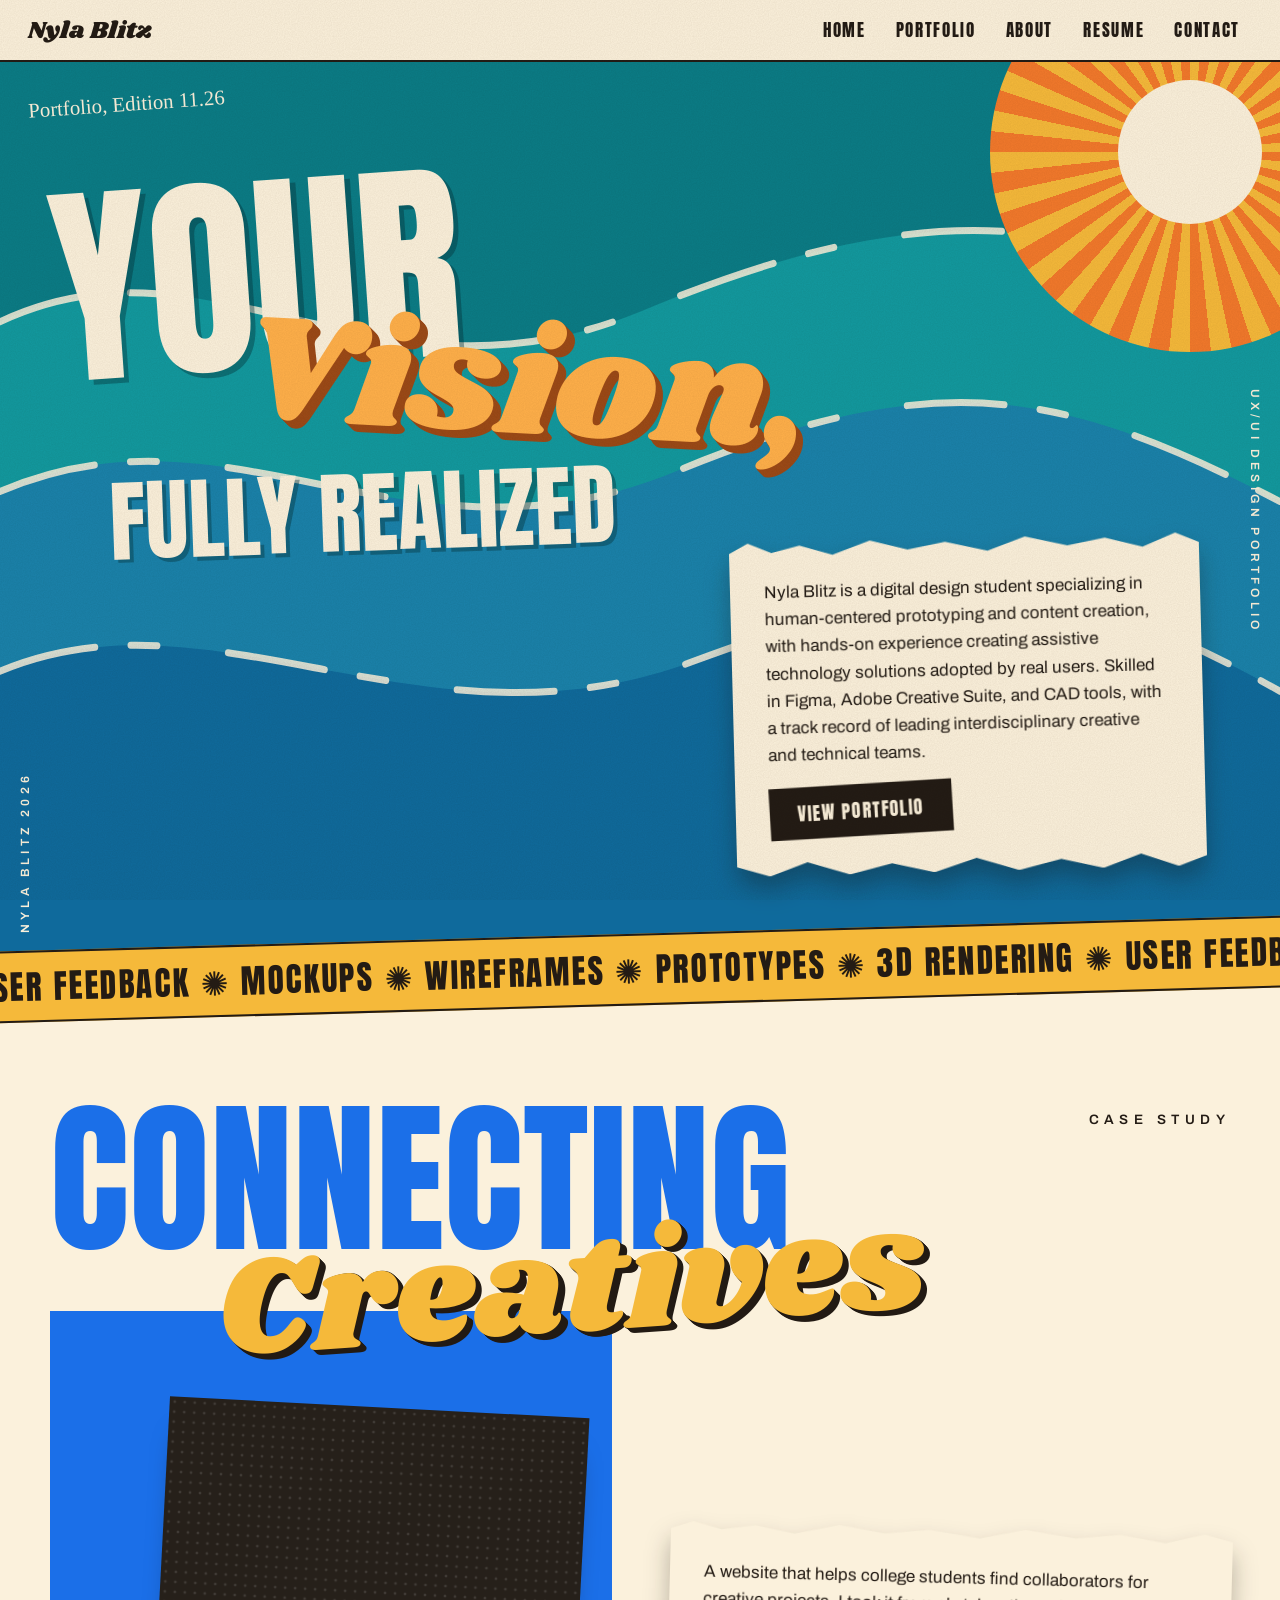
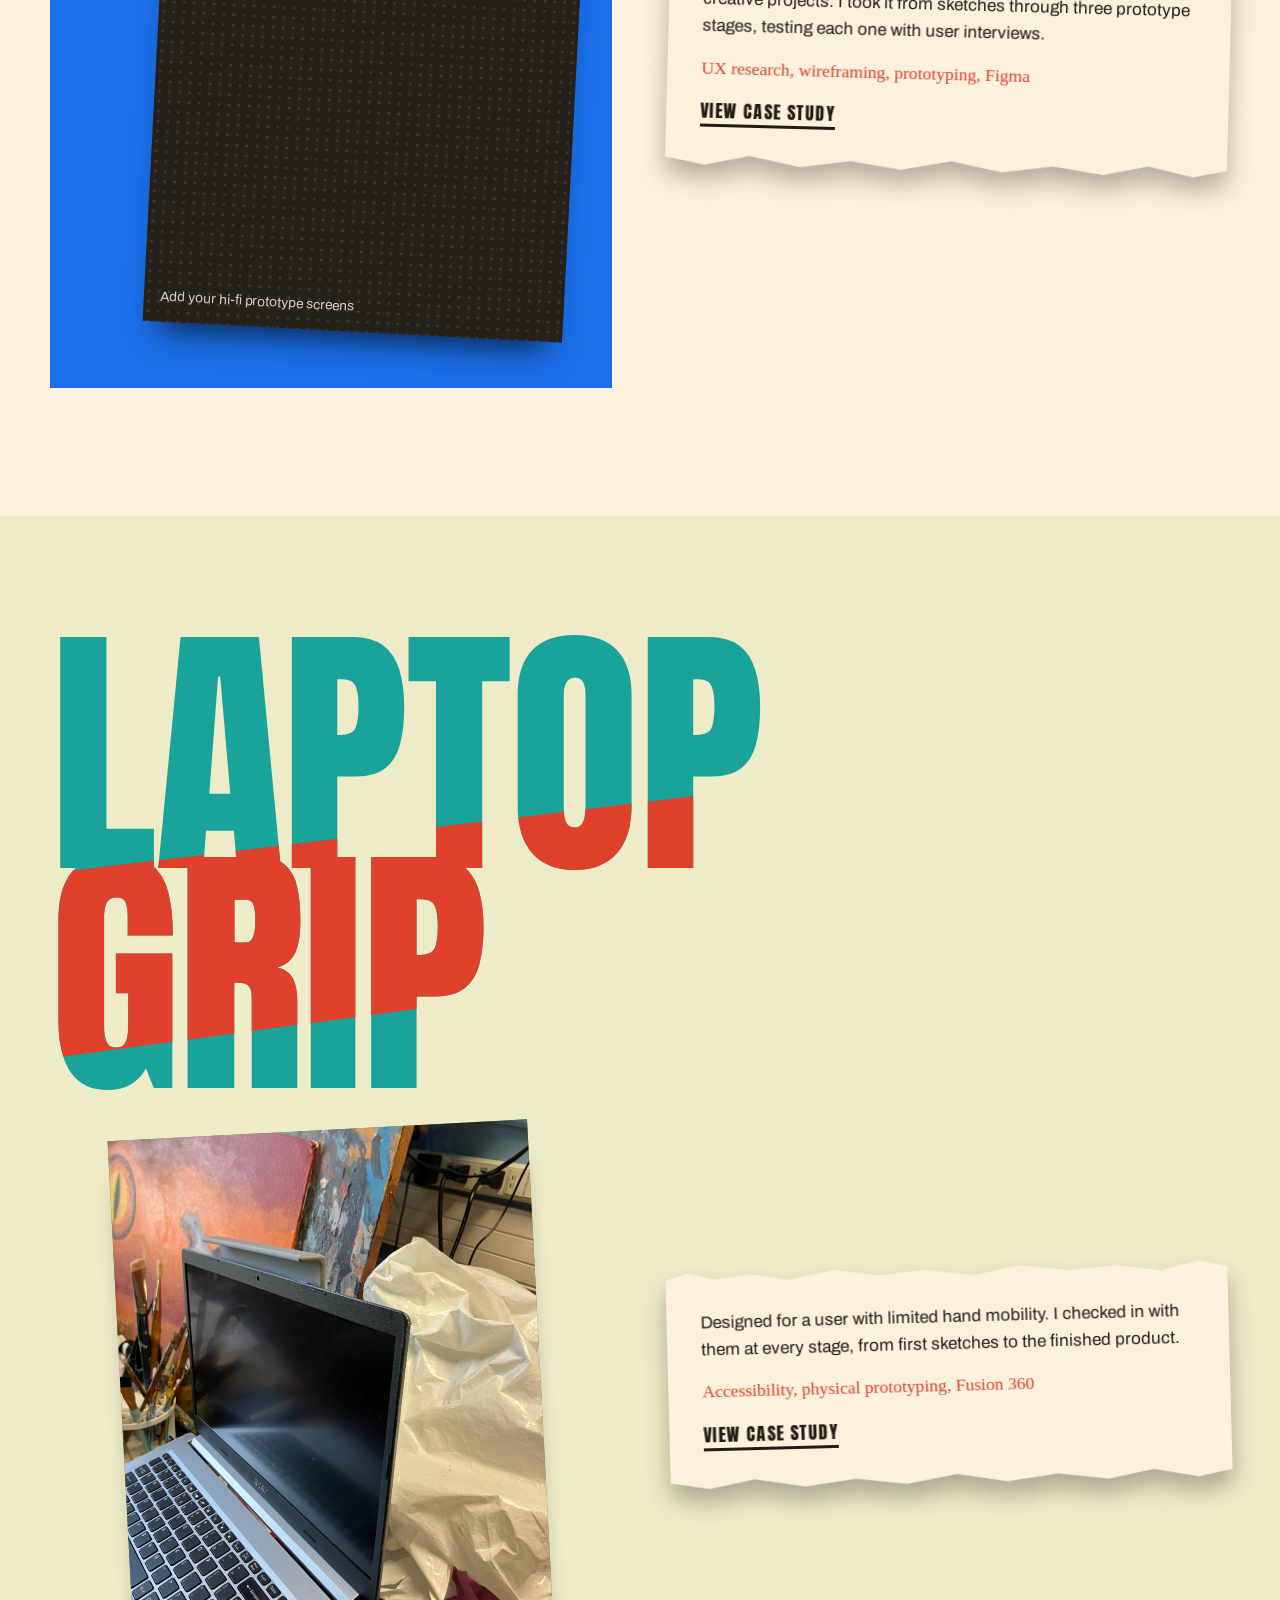
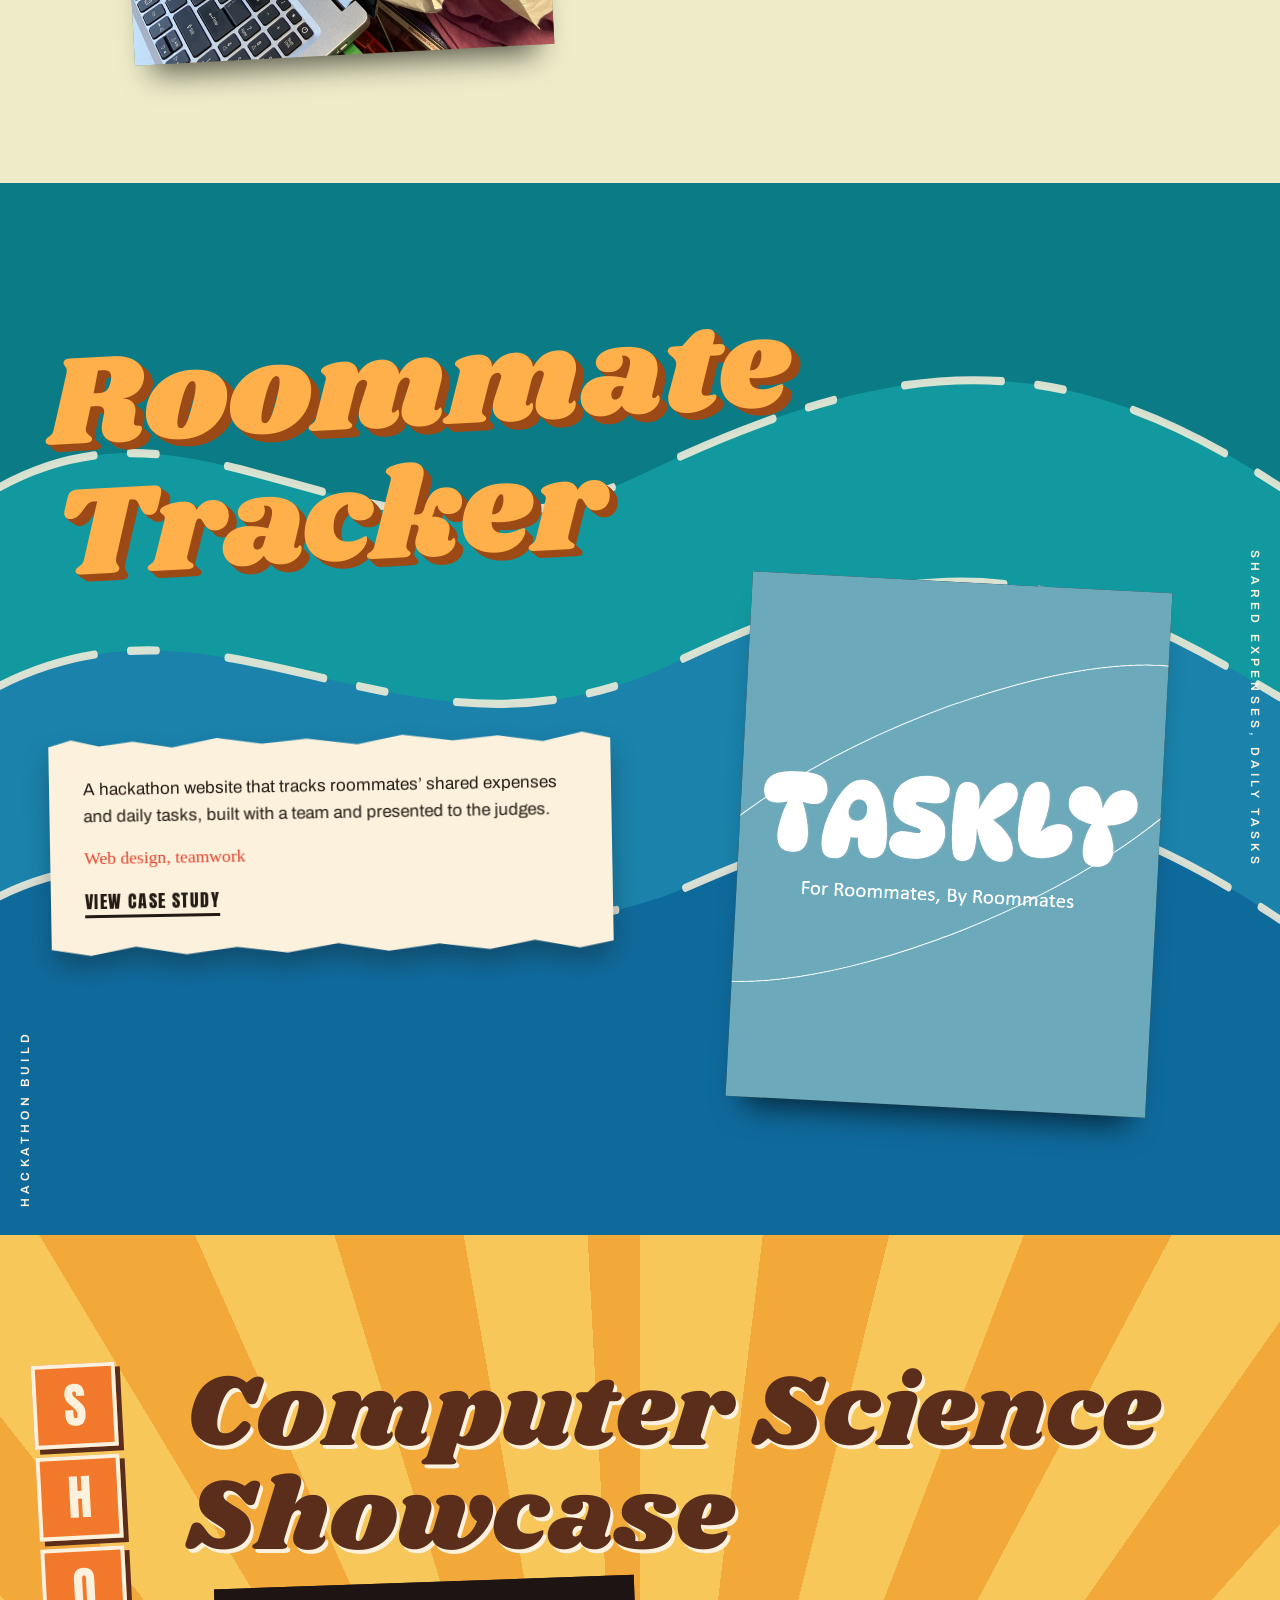
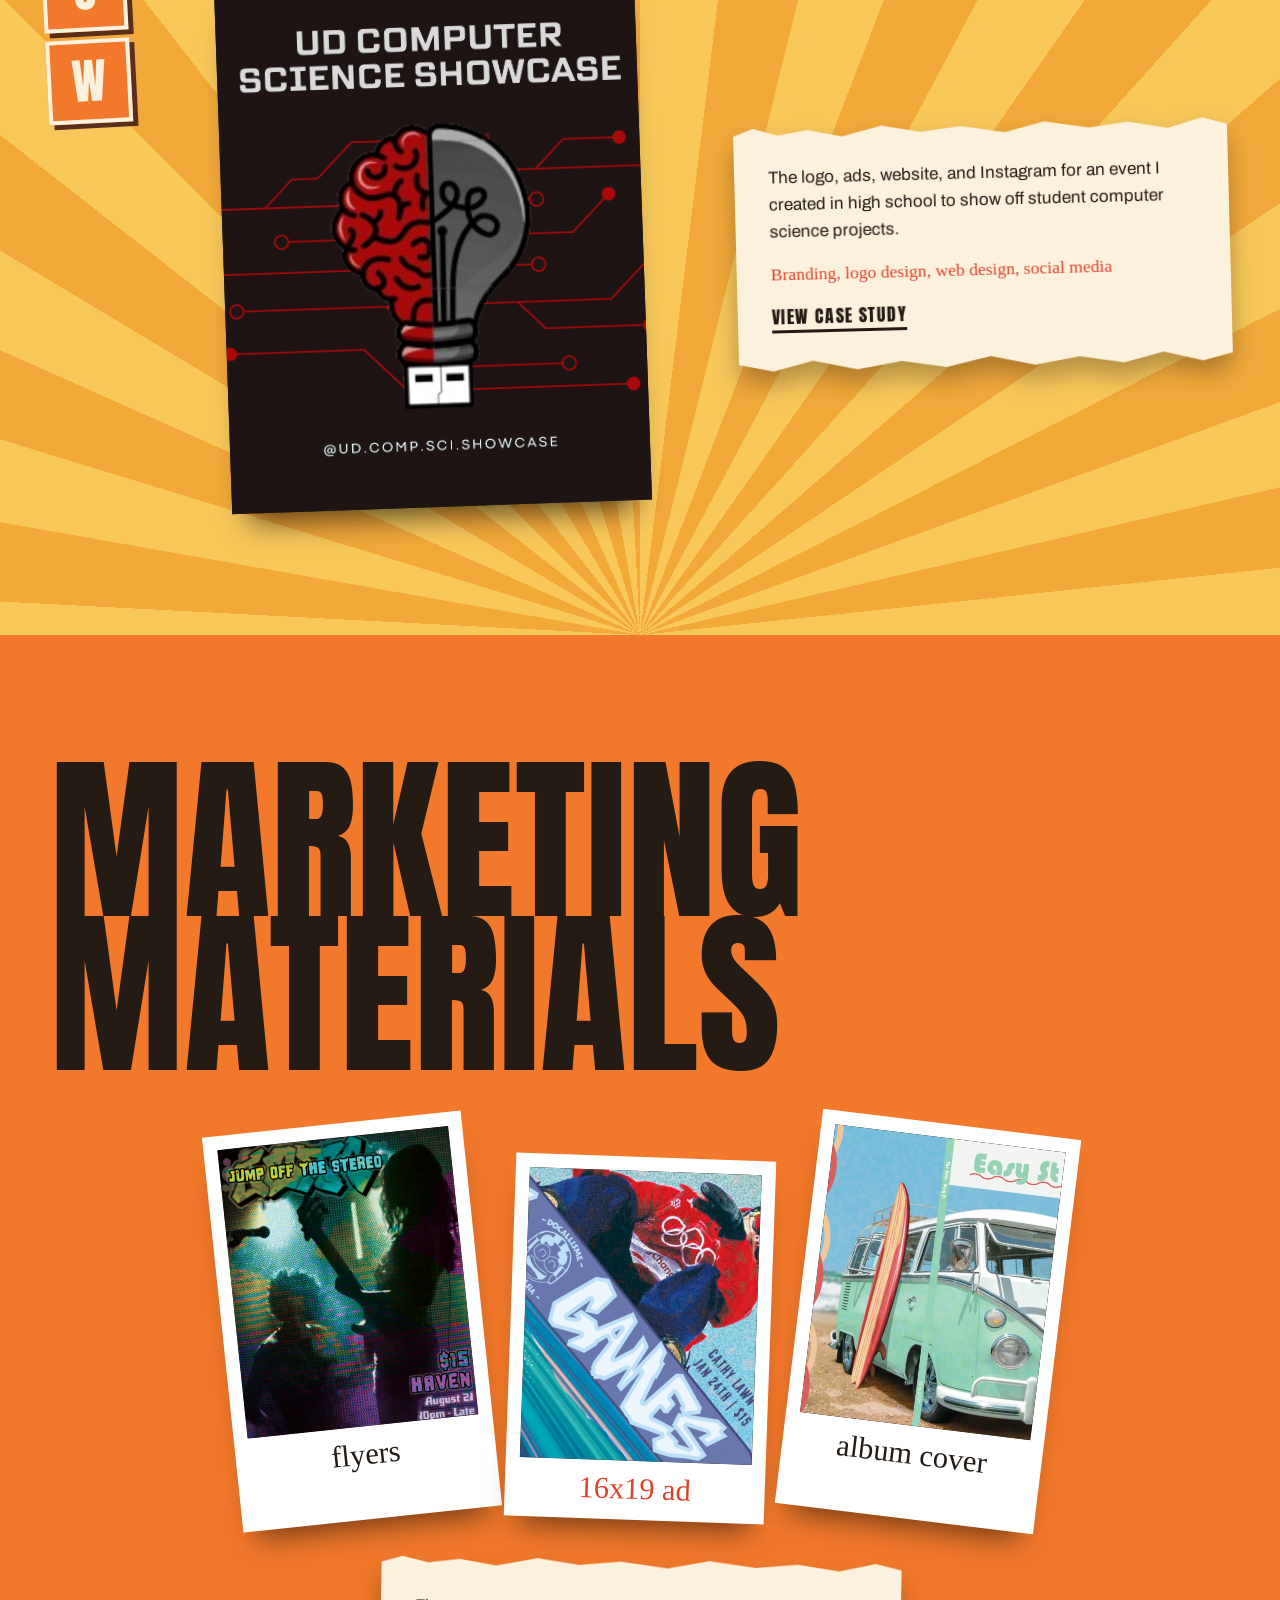
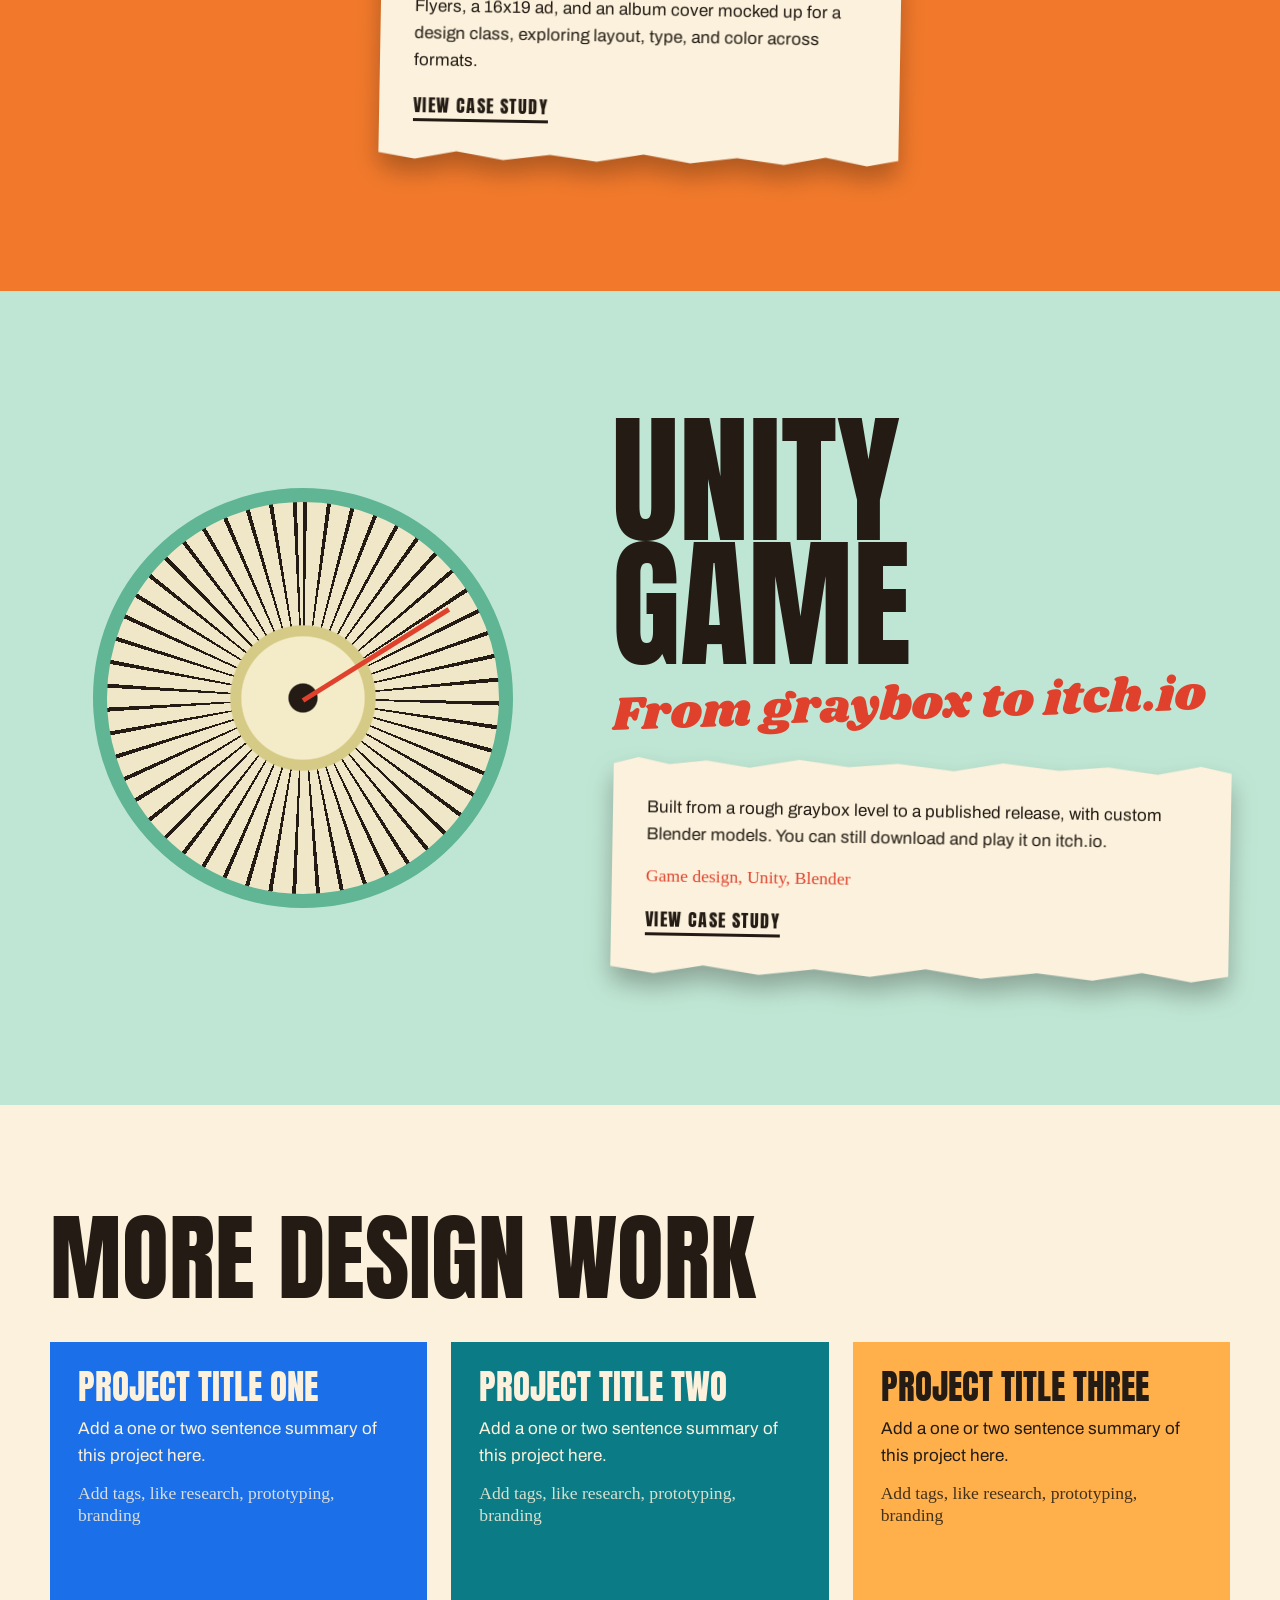
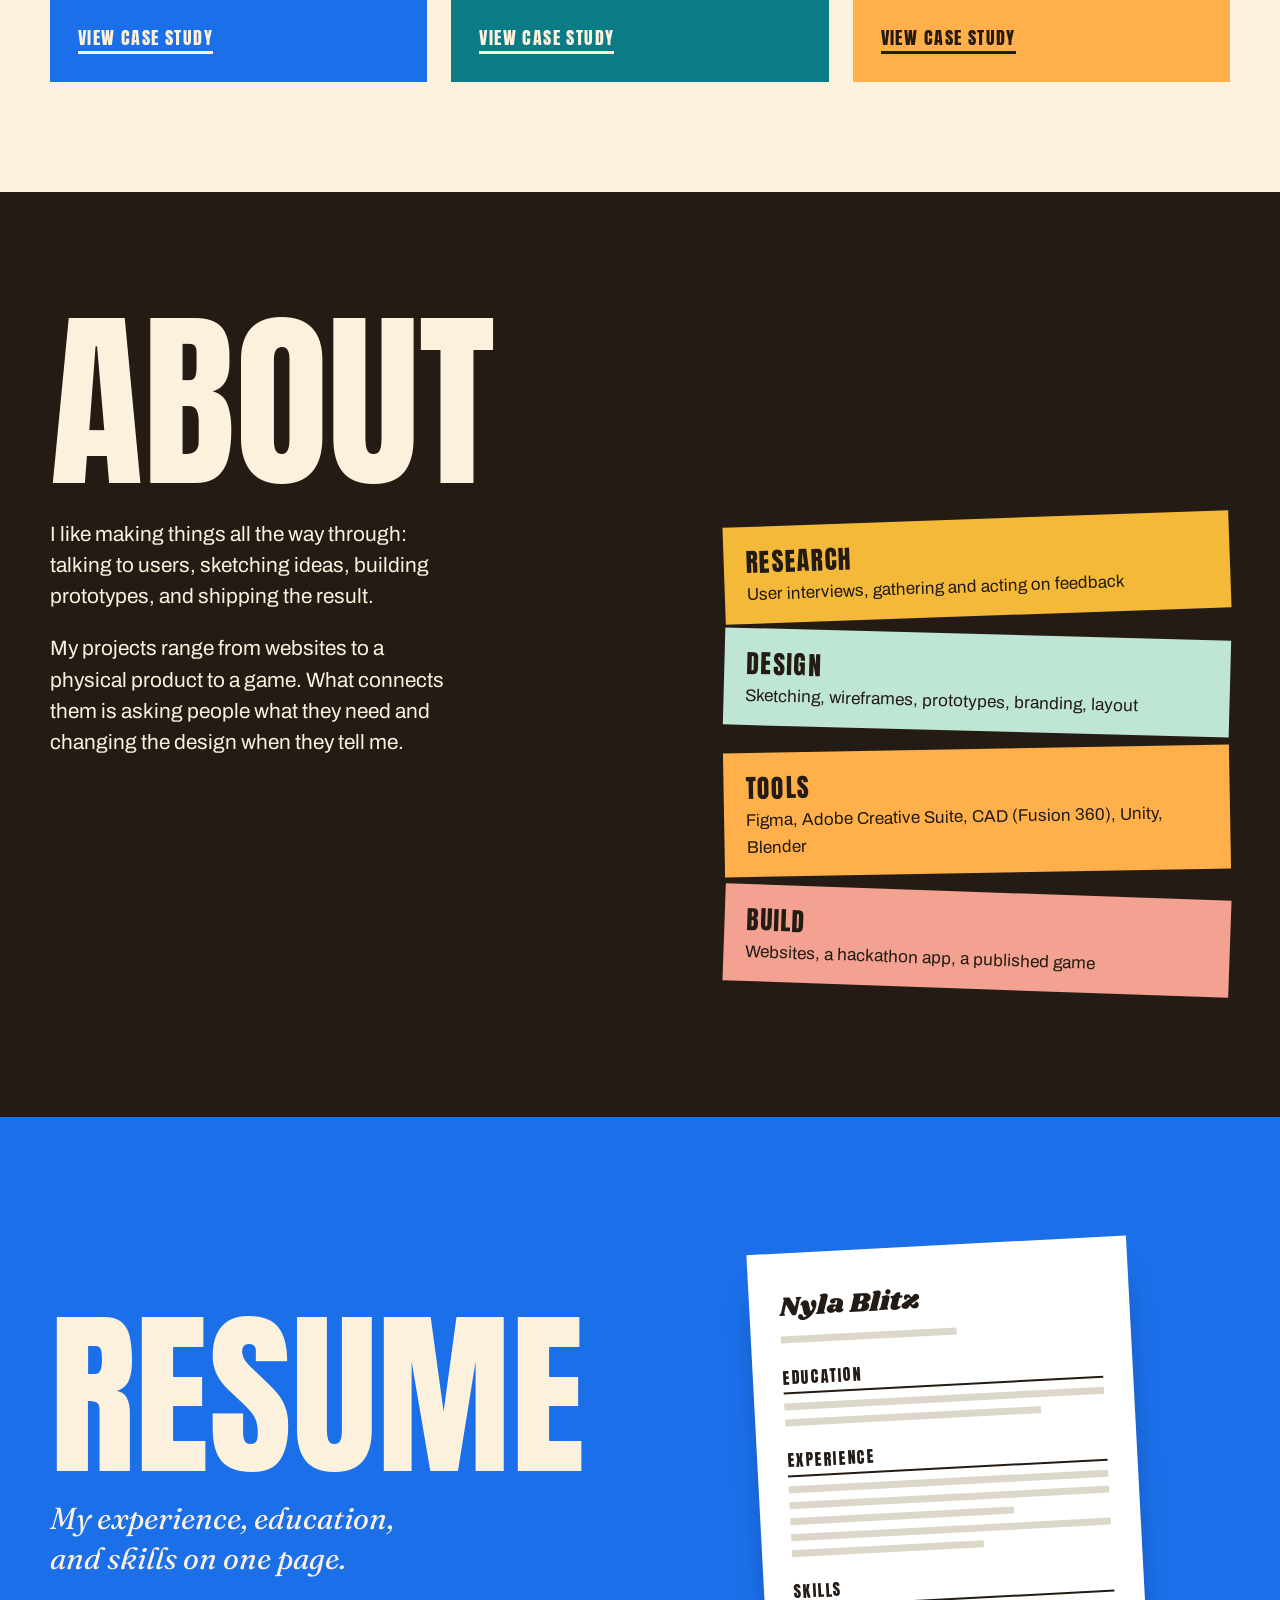
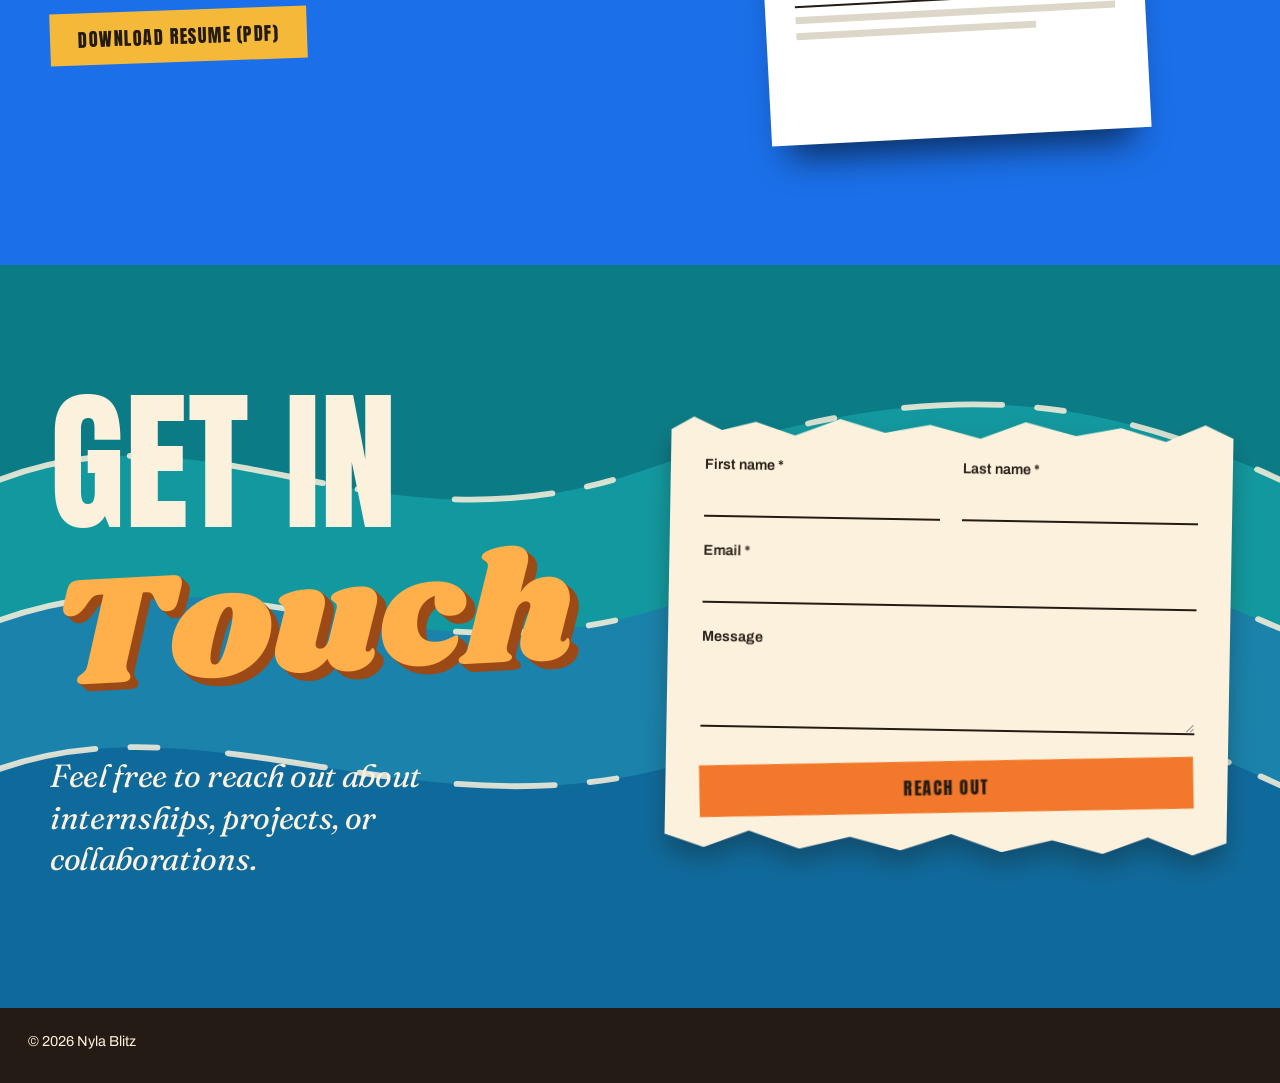
<file: index.html>
<!DOCTYPE html>
<html lang="en">
<head>
<meta charset="utf-8">
<meta name="viewport" content="width=device-width, initial-scale=1, viewport-fit=cover">
<title>Nyla Blitz, UX/UI Designer</title>
<meta name="description" content="Portfolio of Nyla Blitz, a digital design student specializing in human-centered prototyping and content creation.">
<link rel="icon" href="data:image/svg+xml,%3Csvg xmlns='http://www.w3.org/2000/svg' viewBox='0 0 100 100'%3E%3Crect width='100' height='100' fill='%230B7C86'/%3E%3Ccircle cx='50' cy='58' r='28' fill='%23FFB04A'/%3E%3Crect y='58' width='100' height='42' fill='%230B7C86'/%3E%3C/svg%3E">
<link rel="preconnect" href="https://fonts.googleapis.com">
<link rel="preconnect" href="https://fonts.gstatic.com" crossorigin>
<link href="https://fonts.googleapis.com/css2?family=Anton&family=Shrikhand&family=Archivo:wght@400;600;800&family=Permanent+Marker&family=Fraunces:ital,opsz,wght@1,9..144,400&display=swap" rel="stylesheet">
<style>
:root{
  --cream:#FBF1DC;--ink:#231B14;--teal:#0B7C86;--cobalt:#1B6FE8;--hot:#FFB04A;--marigold:#F5B93A;--orange:#F2792B;--verm:#E0412C;--olive:#7A7D52;--mint:#BFE6D4;--brown:#5A2E1B;
  --ext:1px 1px 0 #9C4A17,2px 2px 0 #9C4A17,3px 3px 0 #9C4A17,4px 4px 0 #9C4A17,5px 5px 0 #9C4A17,6px 6px 0 #9C4A17,7px 7px 0 #9C4A17,8px 8px 0 #9C4A17;
  --exti:1px 1px 0 #231B14,2px 2px 0 #231B14,3px 3px 0 #231B14,4px 4px 0 #231B14,5px 5px 0 #231B14,6px 6px 0 #231B14;
  --torn:polygon(0 3%,4% 0,9% 3%,15% 1%,22% 4%,30% 0,38% 3%,46% 1%,55% 4%,63% 0,72% 3%,80% 1%,88% 4%,95% 0,100% 3%,100% 97%,94% 100%,86% 96%,78% 100%,69% 97%,60% 100%,51% 96%,42% 100%,33% 97%,24% 100%,15% 96%,7% 100%,0 97%);
  --anton:"Anton",Impact,"Arial Narrow",sans-serif;--shri:"Shrikhand",Georgia,serif;--sans:"Archivo","Helvetica Neue",Arial,sans-serif;--mark:"Permanent Marker",cursive;
  box-sizing:border-box;padding-top:env(safe-area-inset-top,0px);padding-bottom:env(safe-area-inset-bottom,0px);
}
*,*::before,*::after{box-sizing:inherit}
html{scroll-behavior:smooth;scroll-padding-top:calc(env(safe-area-inset-top,0px) + 70px)}
body{margin:0;background:var(--cream);color:var(--ink);font:400 1.0625rem/1.6 var(--sans);-webkit-font-smoothing:antialiased;overflow-x:clip}
body::after{content:"";position:fixed;inset:0;pointer-events:none;z-index:60;mix-blend-mode:multiply;opacity:.5;
  background:url("data:image/svg+xml,%3Csvg xmlns='http://www.w3.org/2000/svg' width='180' height='180'%3E%3Cfilter id='n'%3E%3CfeTurbulence type='fractalNoise' baseFrequency='.85' numOctaves='2' stitchTiles='stitch'/%3E%3CfeColorMatrix values='0 0 0 0 .15 0 0 0 0 .1 0 0 0 0 .05 0 0 0 .22 0'/%3E%3C/filter%3E%3Crect width='100%25' height='100%25' filter='url(%23n)'/%3E%3C/svg%3E")}
a{color:inherit}
a:focus-visible,input:focus-visible,textarea:focus-visible,button:focus-visible{outline:3px solid var(--cobalt);outline-offset:3px}
h1,h2,h3{margin:0;font-weight:400}
p{margin:0 0 1em}
.sr{position:absolute;width:1px;height:1px;overflow:hidden;clip:rect(0 0 0 0)}

header.top{position:sticky;top:0;z-index:40;background:var(--cream);border-bottom:2px solid var(--ink);display:flex;align-items:center;justify-content:space-between;padding:0 28px;height:62px}
.logo{font:400 1.5rem var(--shri);text-decoration:none;color:var(--ink)}
nav{display:flex;gap:6px}
nav a{font:400 1.05rem var(--anton);letter-spacing:.1em;text-transform:uppercase;text-decoration:none;padding:6px 12px}
nav a:hover{background:var(--marigold)}

.btn{display:inline-block;background:var(--ink);color:var(--cream);font:400 1.15rem var(--anton);letter-spacing:.08em;text-transform:uppercase;padding:12px 28px;text-decoration:none;border:0;cursor:pointer;transform:rotate(-2deg);transition:background .15s}
.btn:hover{background:var(--verm)}
.sea{position:absolute;inset:0;width:100%;height:100%;z-index:0}
.vm{position:absolute;z-index:1;writing-mode:vertical-rl;font:600 .75rem var(--sans);letter-spacing:.35em;text-transform:uppercase;color:var(--cream)}
.vr{right:18px;top:50%;transform:translateY(-50%)}.vb{left:18px;bottom:28px;transform:rotate(180deg)}

/* hero */
.hero{position:relative;overflow:hidden;color:var(--cream);min-height:max(calc(100svh - 62px),760px);padding:96px 28px 90px;display:flex;flex-direction:column;justify-content:center;background:var(--teal)}
.disc{position:absolute;z-index:1;top:-110px;right:-110px;width:400px;height:400px;border-radius:50%;background:repeating-conic-gradient(var(--marigold) 0 6deg,var(--orange) 6deg 12deg);animation:spin 80s linear infinite}
.disc::after{content:"";position:absolute;inset:32%;border-radius:50%;background:var(--cream)}
@keyframes spin{to{transform:rotate(360deg)}}
.edition{position:absolute;z-index:2;top:30px;left:28px;margin:0;font:400 1.3rem var(--mark);transform:rotate(-4deg)}
h1{position:relative;z-index:2;max-width:1180px;width:100%;margin:0 auto;text-transform:uppercase}
h1 span{display:block}
.l1{font:400 clamp(4.4rem,17vw,15rem)/.84 var(--anton);transform:rotate(-4deg);text-shadow:5px 5px 0 rgba(4,50,58,.4)}
.l2{font:400 clamp(3.2rem,12vw,10.5rem)/1 var(--shri);text-transform:none;color:var(--hot);text-shadow:var(--ext);margin:-.12em 0 0 16%;transform:rotate(3deg)}
.l3{font: 400 clamp(2rem,7vw,6rem)/1 var(--anton);margin:-.2em 0 0 5%;transform:rotate(-2deg);text-shadow:4px 4px 0 rgba(4,50,58,.4)}
.note-hero{position:relative;z-index:2;width:min(470px,100%);margin:-10px 4% 0 auto}
.nw{filter:drop-shadow(0 14px 12px rgba(20,12,6,.3));transform:rotate(var(--rot,-1.5deg))}
.note{background:var(--cream);color:var(--ink);padding:36px 34px 38px;clip-path:var(--torn)}
.note p:last-child{margin-bottom:0}

/* ticker */
.ticker{position:relative;z-index:5;background:var(--marigold);color:var(--ink);overflow:hidden;transform:rotate(-1.6deg) scale(1.04);margin:-26px 0;padding:8px 0;border-block:2px solid var(--ink)}
.track{display:flex;width:max-content;animation:tick 30s linear infinite;font:400 2rem var(--anton);letter-spacing:.06em;text-transform:uppercase;white-space:nowrap}
.track span{padding-right:.6em}
@keyframes tick{to{transform:translateX(-50%)}}

/* shared poster parts */
.poster{position:relative;overflow:hidden;padding:clamp(72px,10vw,130px) 28px}
.in{position:relative;z-index:1;max-width:1180px;margin:0 auto}
.row{display:grid;grid-template-columns:1fr 1fr;gap:56px;align-items:center;margin-top:10px}
.slot{margin:0;position:relative;background:#26201A radial-gradient(rgba(255,255,255,.12) 1.2px,transparent 1.7px) 0 0/10px 10px;aspect-ratio:4/5;display:flex;align-items:flex-end;padding:16px;color:#d9d1c1;font-size:.85rem;line-height:1.3;box-shadow:0 26px 30px -18px rgba(0,0,0,.65);transform:rotate(var(--rot,3deg));transition:transform .3s;max-width:420px;width:100%;justify-self:center}
.slot:hover{transform:rotate(0) scale(1.02)}
.slot img{position:absolute;inset:0;width:100%;height:100%;object-fit:cover}
.tags{font:400 1.1rem/1.3 var(--mark);color:var(--verm)}
.link{display:inline-block;font:400 1.1rem var(--anton);letter-spacing:.08em;text-transform:uppercase;text-decoration:none;border-bottom:3px solid var(--ink)}
.link:hover{background:var(--marigold)}

/* A: magazine cover */
.pa .big{display:block;font:400 clamp(3.4rem,13vw,11rem)/.88 var(--anton);text-transform:uppercase;color:var(--cobalt)}
.pa .scr{display:block;position:relative;z-index:3;font:400 clamp(3rem,11vw,9.5rem)/1 var(--shri);color:var(--marigold);text-shadow:var(--exti);margin:-.3em 0 0 14%;transform:rotate(-4deg)}
.pa .mast{position:absolute;right:0;top:6px;margin:0;font:600 .85rem var(--sans);letter-spacing:.4em;text-transform:uppercase}
.pa .row{margin-top:-40px}
.blue{background:var(--cobalt);padding:96px 40px 56px;display:flex;justify-content:center}
.blue .slot{margin-right:-70px}

/* B: flat three-color poster */
.pb{background:#EDEBC8}
.dbl{display:grid;font:400 clamp(5rem,21vw,18rem)/.82 var(--anton);text-transform:uppercase;letter-spacing:-.01em}
.dbl span{grid-area:1/1}
.dbl .base{color:#1AA39A}
.dbl .over{color:var(--verm);clip-path:polygon(0 52%,100% 20%,100% 58%,0 94%)}
.pb .slot{background-color:var(--olive)}
.pb .row > .slot {
  margin-top: 35px;
}

/* C: sea */
.pc{background:var(--teal);color:var(--cream)}
.pc h3{font:400 clamp(3rem,10vw,8.5rem)/1.02 var(--shri);color:var(--hot);text-shadow:var(--ext);transform:rotate(-3deg)}

/* D: signage + sunburst */
.pd{background:repeating-conic-gradient(from 0deg at 50% 100%,#F7C75A 0 7deg,#F2A93A 7deg 14deg)}
.pd .in{display:grid;grid-template-columns:96px 1fr;gap:40px}
.sign{display:grid;gap:8px;align-content:start;transform:rotate(-3deg)}
.sign b{display:grid;place-items:center;width:84px;height:84px;background:var(--orange);color:var(--cream);font:400 3rem var(--anton);border:4px solid var(--cream);box-shadow:5px 5px 0 var(--brown)}
.pd h3{font:400 clamp(2.6rem,8vw,7rem)/1.02 var(--shri);color:var(--brown);text-shadow:3px 4px 0 var(--cream)}
.pd .row{grid-template-columns:1fr 1fr}

/* E: polaroids */
.pe{background:var(--orange)}
.pe h3{font:400 clamp(4rem,14vw,12rem)/.86 var(--anton);text-transform:uppercase}
.polys{display:flex;justify-content:center;gap:28px;flex-wrap:wrap;margin:52px 0 40px}
.pol{margin:0;background:#fff;padding:14px 14px 0;width:min(260px,42%);box-shadow:0 22px 28px -14px rgba(0,0,0,.5);transform:rotate(var(--r))}
.ph{aspect-ratio:4/5;background:#26201A radial-gradient(rgba(255,255,255,.12) 1.2px,transparent 1.7px) 0 0/10px 10px;display:flex;align-items:flex-end;padding:12px;color:#d9d1c1;font-size:.8rem;line-height:1.3}
.ph{
  overflow:hidden;
  position:relative;
}

.ph img{
  position:absolute;
  inset:0;
  width:100%;
  height:100%;
  object-fit:cover;
}
.pol figcaption{font:400 1.9rem/1.1 var(--mark);padding:12px 0 14px;text-align:center}
.pe .nw{max-width:520px;margin:0 auto}

/* F: retro radio dial */
.pf{background:var(--mint)}
.pf .in{display:grid;grid-template-columns:.9fr 1.1fr;gap:56px;align-items:center}
.dial{position:relative;width:min(100%,420px);aspect-ratio:1;border-radius:50%;border:14px solid #5FB594;justify-self:center;background:radial-gradient(circle,var(--ink) 0 5%,transparent 5.5%),radial-gradient(circle,#F4EBC8 0 22%,#D6CB86 22.5% 26%,transparent 26.5%),repeating-conic-gradient(var(--ink) 0 1.2deg,transparent 1.2deg 7deg),#EFE7C8}
.dial::after{content:"";position:absolute;left:50%;top:50%;width:44%;height:5px;background:var(--verm);transform-origin:0 50%;transform:rotate(-32deg)}
.pf h3{font:400 clamp(3.5rem,11vw,9.5rem)/.88 var(--anton);text-transform:uppercase}
.pf .sub{font:400 clamp(1.8rem,4vw,3rem)/1.1 var(--shri);color:var(--verm);margin:12px 0 30px;transform:rotate(-2deg)}

.more{padding:clamp(72px,10vw,110px) 28px}
.more h2{font:400 clamp(2.6rem,8vw,6rem)/.9 var(--anton);text-transform:uppercase;margin-bottom:40px}
.cards{display:grid;grid-template-columns:repeat(3,1fr);gap:24px}
.card{display:flex;flex-direction:column;gap:12px;background:var(--c);color:var(--t);padding:28px;min-height:340px;text-decoration:none;transition:transform .2s}
.card:hover{transform:translateY(-6px)}
.card h3{font:400 2.2rem/.95 var(--anton);text-transform:uppercase}
.card p{margin:0}
.card .tags{color:inherit;opacity:.85}
.card .link{margin-top:auto;align-self:flex-start;border-bottom-color:currentColor}
.card .link:hover{background:none}

/* about */
.pg2{background:var(--ink);color:var(--cream)}
.pg2 h2{font:400 clamp(4rem,15vw,13rem)/.85 var(--anton);text-transform:uppercase}
.abt{display:grid;grid-template-columns:1.1fr .9fr;gap:56px;margin-top:36px;align-items:start}
.abt p{font-size:1.3rem;line-height:1.5;max-width:34ch}
.scraps{display:grid;gap:18px}
.scrap{padding:16px 22px;color:var(--ink);transform:rotate(var(--r))}
.scrap:nth-child(1){--r:-2deg;background:var(--marigold)}.scrap:nth-child(2){--r:1.5deg;background:var(--mint)}
.scrap:nth-child(3){--r:-1deg;background:var(--hot)}.scrap:nth-child(4){--r:2deg;background:#F3A190}
.scrap b{display:block;font:400 1.6rem var(--anton);letter-spacing:.05em;text-transform:uppercase}

/* resume */
.pr{background:var(--cobalt);color:var(--cream)}
.pr .in{display:grid;grid-template-columns:1fr 1fr;gap:56px;align-items:center}
.pr h2{font:400 clamp(4rem,14vw,12rem)/.85 var(--anton);text-transform:uppercase}
.pr p{font:italic 400 clamp(1.4rem,2.4vw,1.9rem)/1.3 "Fraunces",Georgia,serif;max-width:20ch;margin:28px 0 32px}
.pr .btn{background:var(--marigold);color:var(--ink)}
.pr .btn:hover{background:var(--cream)}
.sheet{background:#fff;color:var(--ink);padding:34px 30px;width:100%;max-width:380px;aspect-ratio:8.5/11;justify-self:center;box-shadow:0 30px 34px -18px rgba(0,0,0,.6);transform:rotate(-3deg)}
.sheet .nm{font:400 1.7rem var(--shri);margin:0 0 6px;max-width:none;color:var(--ink)}
.sheet i{display:block;height:7px;background:#DDD7CA;margin:9px 0}
.sheet b{display:block;font:400 1rem var(--anton);letter-spacing:.1em;text-transform:uppercase;margin-top:22px;border-bottom:2px solid var(--ink);padding-bottom:3px}

/* contact */
.pg{background:var(--teal);color:var(--cream)}
.pg h2{font:400 clamp(3.4rem,12vw,10rem)/.9 var(--anton);text-transform:uppercase}
.pg h2 em{display:block;font:400 1.02em/1.1 var(--shri);text-transform:none;font-style:normal;color:var(--hot);text-shadow:var(--ext);transform:rotate(-3deg);margin-top:.05em}
.contact{display:grid;grid-template-columns:1fr 1fr;gap:56px;align-items:center}
.contact .lead{font:italic 400 clamp(1.5rem,2.6vw,2rem)/1.3 "Fraunces",Georgia,serif;letter-spacing:-.01em;max-width:22ch;margin:44px 0 0}
form .row2{display:grid;grid-template-columns:1fr 1fr;gap:22px}
label{display:block;font-size:.9rem;font-weight:600;margin-bottom:2px}
input,textarea{width:100%;background:transparent;border:0;border-bottom:2px solid var(--ink);color:var(--ink);font:400 1.05rem var(--sans);padding:10px 0 8px;margin-bottom:22px;border-radius:0}
form .btn{width:100%;background:var(--orange);color:var(--ink)}
form .btn:hover{background:var(--hot)}
footer{background:var(--ink);color:var(--cream);padding:22px 28px 30px;font-size:.9rem}

@media (max-width:860px){
  header.top{padding:0 18px}nav a.hide-sm{display:none}nav a{padding:6px 8px;font-size:.95rem}
  .hero{padding:90px 20px 70px}.disc{width:240px;height:240px;top:-70px;right:-70px}.vm{display:none}
  .l2{margin-left:8%}.note-hero{margin:24px 0 0}
  .poster{padding-left:20px;padding-right:20px}
  .row,.pd .row,.pf .in,.abt,.contact,.pr .in,.cards{grid-template-columns:1fr}
  .pd .in{grid-template-columns:1fr;gap:24px}.sign{grid-auto-flow:column;justify-content:start}.sign b{width:60px;height:60px;font-size:2.2rem}
  .blue{padding:80px 20px 40px}.blue .slot{margin-right:0}
  .pol{width:min(250px,80%)}
  .pa .mast{display:none}
}
@media (prefers-reduced-motion:reduce){html{scroll-behavior:auto}.disc,.track{animation:none}.slot,.btn{transition:none}}
</style>
</head>
<body>
<svg width="0" height="0" style="position:absolute" aria-hidden="true"><defs>
  <g id="sea">
    <rect width="1440" height="900" fill="#0B7C86"/>
    <path d="M0 260C240 160 420 360 720 250S1200 140 1440 260V900H0Z" fill="#12999F"/>
    <path d="M0 430C260 330 460 520 760 410S1200 330 1440 440V900H0Z" fill="#1A82AB"/>
    <path d="M0 610C240 520 480 700 780 600S1220 520 1440 630V900H0Z" fill="#0F6A9C"/>
    <g fill="none" stroke="#FBF1DC" stroke-width="7" stroke-linecap="round" stroke-dasharray="110 40 30 80" opacity=".85">
      <path d="M0 260C240 160 420 360 720 250S1200 140 1440 260"/><path d="M0 430C260 330 460 520 760 410S1200 330 1440 440"/><path d="M0 610C240 520 480 700 780 600S1220 520 1440 630"/>
    </g>
  </g>
</defs></svg>

<header class="top">
  <a class="logo" href="#top">Nyla Blitz</a>
  <nav aria-label="Main"><a class="hide-sm" href="#top">Home</a><a href="#work">Portfolio</a><a class="hide-sm" href="#about">About</a><a href="#resume">Resume</a><a href="#contact">Contact</a></nav>
</header>

<main id="top">
  <section class="hero">
    <svg class="sea" viewBox="0 0 1440 900" preserveAspectRatio="none" aria-hidden="true"><use href="#sea"/></svg>
    <div class="disc" aria-hidden="true"></div>
    <p class="edition" aria-hidden="true">Portfolio, Edition 11.26</p>
    <span class="vm vr" aria-hidden="true">UX/UI design portfolio</span>
    <span class="vm vb" aria-hidden="true">Nyla Blitz 2026</span>
    <h1><span class="l1">Your</span><span class="l2">Vision,</span><span class="l3">Fully Realized</span></h1>
    <div class="nw note-hero"><div class="note">
      <p>Nyla Blitz is a digital design student specializing in human-centered prototyping and content creation, with hands-on experience creating assistive technology solutions adopted by real users. Skilled in Figma, Adobe Creative Suite, and CAD tools, with a track record of leading interdisciplinary creative and technical teams.</p>
      <a class="btn" href="#work">View portfolio</a>
    </div></div>
  </section>

  <div class="ticker" aria-hidden="true"><div class="track">
    <span>User Feedback ✺ Mockups ✺ Wireframes ✺ Prototypes ✺ 3D Rendering ✺ User Feedback ✺ Mockups ✺ Wireframes ✺ Prototypes ✺ 3D Rendering ✺</span>
    <span>User Feedback ✺ Mockups ✺ Wireframes ✺ Prototypes ✺ 3D Rendering ✺ User Feedback ✺ Mockups ✺ Wireframes ✺ Prototypes ✺ 3D Rendering ✺</span>
  </div></div>

  <h2 class="sr" id="work">Portfolio</h2>

  <article class="poster pa" id="collab"><div class="in">
    <p class="mast">Case Study</p>
    <h3><span class="big">Connecting</span><span class="scr">Creatives</span></h3>
    <div class="row">
      <div class="blue"><figure class="slot"><span>Add your hi-fi prototype screens</span></figure></div>
      <div class="nw" style="--rot:1.5deg"><div class="note">
        <p>A website that helps college students find collaborators for creative projects. I took it from sketches through three prototype stages, testing each one with user interviews.</p>
        <p class="tags">UX research, wireframing, prototyping, Figma</p>
        <a class="link" href="case-collab.html">View case study</a>
      </div></div>
    </div>
  </div></article>

  <article class="poster pb" id="grip"><div class="in">
    <h3 class="dbl" aria-label="Laptop Grip"><span class="base" aria-hidden="true">Laptop<br>Grip</span><span class="over" aria-hidden="true">Laptop<br>Grip</span></h3>
    <div class="row">
      <figure class="slot" style="--rot:-3deg"><span><img src="Finished-Grip.jpg" alt="Image of Laptop Grip fully attached to user's laptop"></span></figure>
      <div class="nw"><div class="note">
        <p>Designed for a user with limited hand mobility. I checked in with them at every stage, from first sketches to the finished product.</p>
        <p class="tags">Accessibility, physical prototyping, Fusion 360</p>
        <a class="link" href="case-grip.html">View case study</a>
      </div></div>
    </div>
  </div></article>

  <article class="poster pc" id="roommates">
    <svg class="sea" viewBox="0 0 1440 900" preserveAspectRatio="none" aria-hidden="true"><use href="#sea"/></svg>
    <span class="vm vr" aria-hidden="true">Shared expenses, daily tasks</span><span class="vm vb" aria-hidden="true">Hackathon build</span>
    <div class="in">
      <h3>Roommate<br>Tracker</h3>
      <div class="row">
        <div class="nw" style="--rot:-1deg"><div class="note">
          <p>A hackathon website that tracks roommates’ shared expenses and daily tasks, built with a team and presented to the judges.</p>
          <p class="tags">Web design, teamwork</p>
          <a class="link" href="case-roommates.html">View case study</a>
        </div></div>
        <figure class="slot"><span><img src="Taskly-Logo-Blue.png" alt="Screenshot of Roommate Tracker Website's Homepage"></span></figure>
      </div>
    </div>
  </article>

  <article class="poster pd" id="showcase"><div class="in">
    <div class="sign" aria-hidden="true"><b>S</b><b>H</b><b>O</b><b>W</b></div>
    <div>
      <h3>Computer Science Showcase</h3>
      <div class="row">
        <figure class="slot" style="--rot:-2deg"><span><img src="UD-CompSci-Showcase-Hero.png" alt="Image of event ad with logo (Lightbulb with Flashdrive)"></span></figure>
        <div class="nw"><div class="note">
          <p>The logo, ads, website, and Instagram for an event I created in high school to show off student computer science projects.</p>
          <p class="tags">Branding, logo design, web design, social media</p>
          <a class="link" href="case-showcase.html">View case study</a>
        </div></div>
      </div>
    </div>
  </div></article>

  <article class="poster pe" id="marketing"><div class="in">
    <h3>Marketing<br>Materials</h3>
    <div class="polys">
      <figure class="pol" style="--r:-6deg"><div class="ph"><img src="JOTS-BandFlyer.jpg" alt="Poster of JOTS guitarist advertising event details"></div><figcaption>flyers</figcaption></figure>
      <figure class="pol" style="--r:2deg;margin-top:34px"><div class="ph"><img src="StaticAd.jpg" alt="Image of Snowboarder ad with event details for X-Games"></div><figcaption style="color:var(--verm)">16x19 ad</figcaption></figure>
      <figure class="pol" style="--r:7deg"><div class="ph"><img src="BlitzNyla-EasySt-Cropped.jpg" alt="Cover Redesign for The 502s' Easy Street Album"></div><figcaption>album cover</figcaption></figure>
    </div>
    <div class="nw" style="--rot:1deg"><div class="note">
      <p>Flyers, a 16x19 ad, and an album cover mocked up for a design class, exploring layout, type, and color across formats.</p>
      <a class="link" href="case-marketing.html">View case study</a>
    </div></div>
  </div></article>

  <article class="poster pf" id="game"><div class="in">
    <div class="dial" aria-hidden="true"></div>
    <div>
      <h3>Unity<br>Game</h3>
      <p class="sub">From graybox to itch.io</p>
      <div class="nw" style="--rot:1deg"><div class="note">
        <p>Built from a rough graybox level to a published release, with custom Blender models. You can still download and play it on itch.io.</p>
        <p class="tags">Game design, Unity, Blender</p>
        <a class="link" href="case-game.html">View case study</a>
      </div></div>
    </div>
  </div></article>

  <section class="more" id="more"><div class="in">
    <h2>More design work</h2>
    <div class="cards">
      <a class="card" style="--c:var(--cobalt);--t:var(--cream)" href="case-project-1.html"><h3>Project Title One</h3><p>Add a one or two sentence summary of this project here.</p><p class="tags">Add tags, like research, prototyping, branding</p><span class="link">View case study</span></a>
      <a class="card" style="--c:var(--teal);--t:var(--cream)" href="case-project-2.html"><h3>Project Title Two</h3><p>Add a one or two sentence summary of this project here.</p><p class="tags">Add tags, like research, prototyping, branding</p><span class="link">View case study</span></a>
      <a class="card" style="--c:var(--hot);--t:var(--ink)" href="case-project-3.html"><h3>Project Title Three</h3><p>Add a one or two sentence summary of this project here.</p><p class="tags">Add tags, like research, prototyping, branding</p><span class="link">View case study</span></a>
    </div>
  </div></section>

  <section class="poster pg2" id="about"><div class="in">
    <h2>About</h2>
    <div class="abt">
      <div>
        <p>I like making things all the way through: talking to users, sketching ideas, building prototypes, and shipping the result.</p>
        <p>My projects range from websites to a physical product to a game. What connects them is asking people what they need and changing the design when they tell me.</p>
      </div>
      <div class="scraps">
        <div class="scrap"><b>Research</b>User interviews, gathering and acting on feedback</div>
        <div class="scrap"><b>Design</b>Sketching, wireframes, prototypes, branding, layout</div>
        <div class="scrap"><b>Tools</b>Figma, Adobe Creative Suite, CAD (Fusion 360), Unity, Blender</div>
        <div class="scrap"><b>Build</b>Websites, a hackathon app, a published game</div>
      </div>
    </div>
  </div></section>

  <section class="poster pr" id="resume"><div class="in">
    <div>
      <h2>Resume</h2>
      <p>My experience, education, and skills on one page.</p>
      <!-- Save your resume as resume.pdf in the same folder as index.html so this button works -->
      <a class="btn" href="BlitzNyla-Resume.pdf" download>Download resume (PDF)</a>
    </div>
    <!-- Placeholder page. To show a real preview, replace this div with <img src="resume-preview.webp" alt="Preview of my resume"> -->
    <div class="sheet" aria-hidden="true">
      <p class="nm">Nyla Blitz</p><i style="width:55%"></i>
      <b>Education</b><i></i><i style="width:80%"></i>
      <b>Experience</b><i></i><i></i><i style="width:70%"></i><i></i><i style="width:60%"></i>
      <b>Skills</b><i></i><i style="width:75%"></i>
    </div>
  </div></section>

  <section class="poster pg" id="contact">
    <svg class="sea" viewBox="0 0 1440 900" preserveAspectRatio="none" aria-hidden="true"><use href="#sea"/></svg>
    <div class="in contact">
      <div>
        <h2>Get in <em>Touch</em></h2>
        <p class="lead">Feel free to reach out about internships, projects, or collaborations.</p>
      </div>
      <div class="nw" style="--rot:1deg"><div class="note">
        <!-- Replace the action with your own Formspree (or similar) form URL so messages reach your inbox -->
        <form action="https://formspree.io/f/your-form-id" method="post">
          <div class="row2">
            <div><label for="fn">First name *</label><input id="fn" name="first_name" required autocomplete="given-name"></div>
            <div><label for="ln">Last name *</label><input id="ln" name="last_name" required autocomplete="family-name"></div>
          </div>
          <label for="em">Email *</label>
          <input id="em" name="email" type="email" required autocomplete="email">
          <label for="msg">Message</label>
          <textarea id="msg" name="message" rows="3"></textarea>
          <button class="btn" type="submit">Reach Out</button>
        </form>
      </div></div>
    </div>
  </section>
</main>
<footer>© 2026 Nyla Blitz</footer>
</body>
</html>
</file>
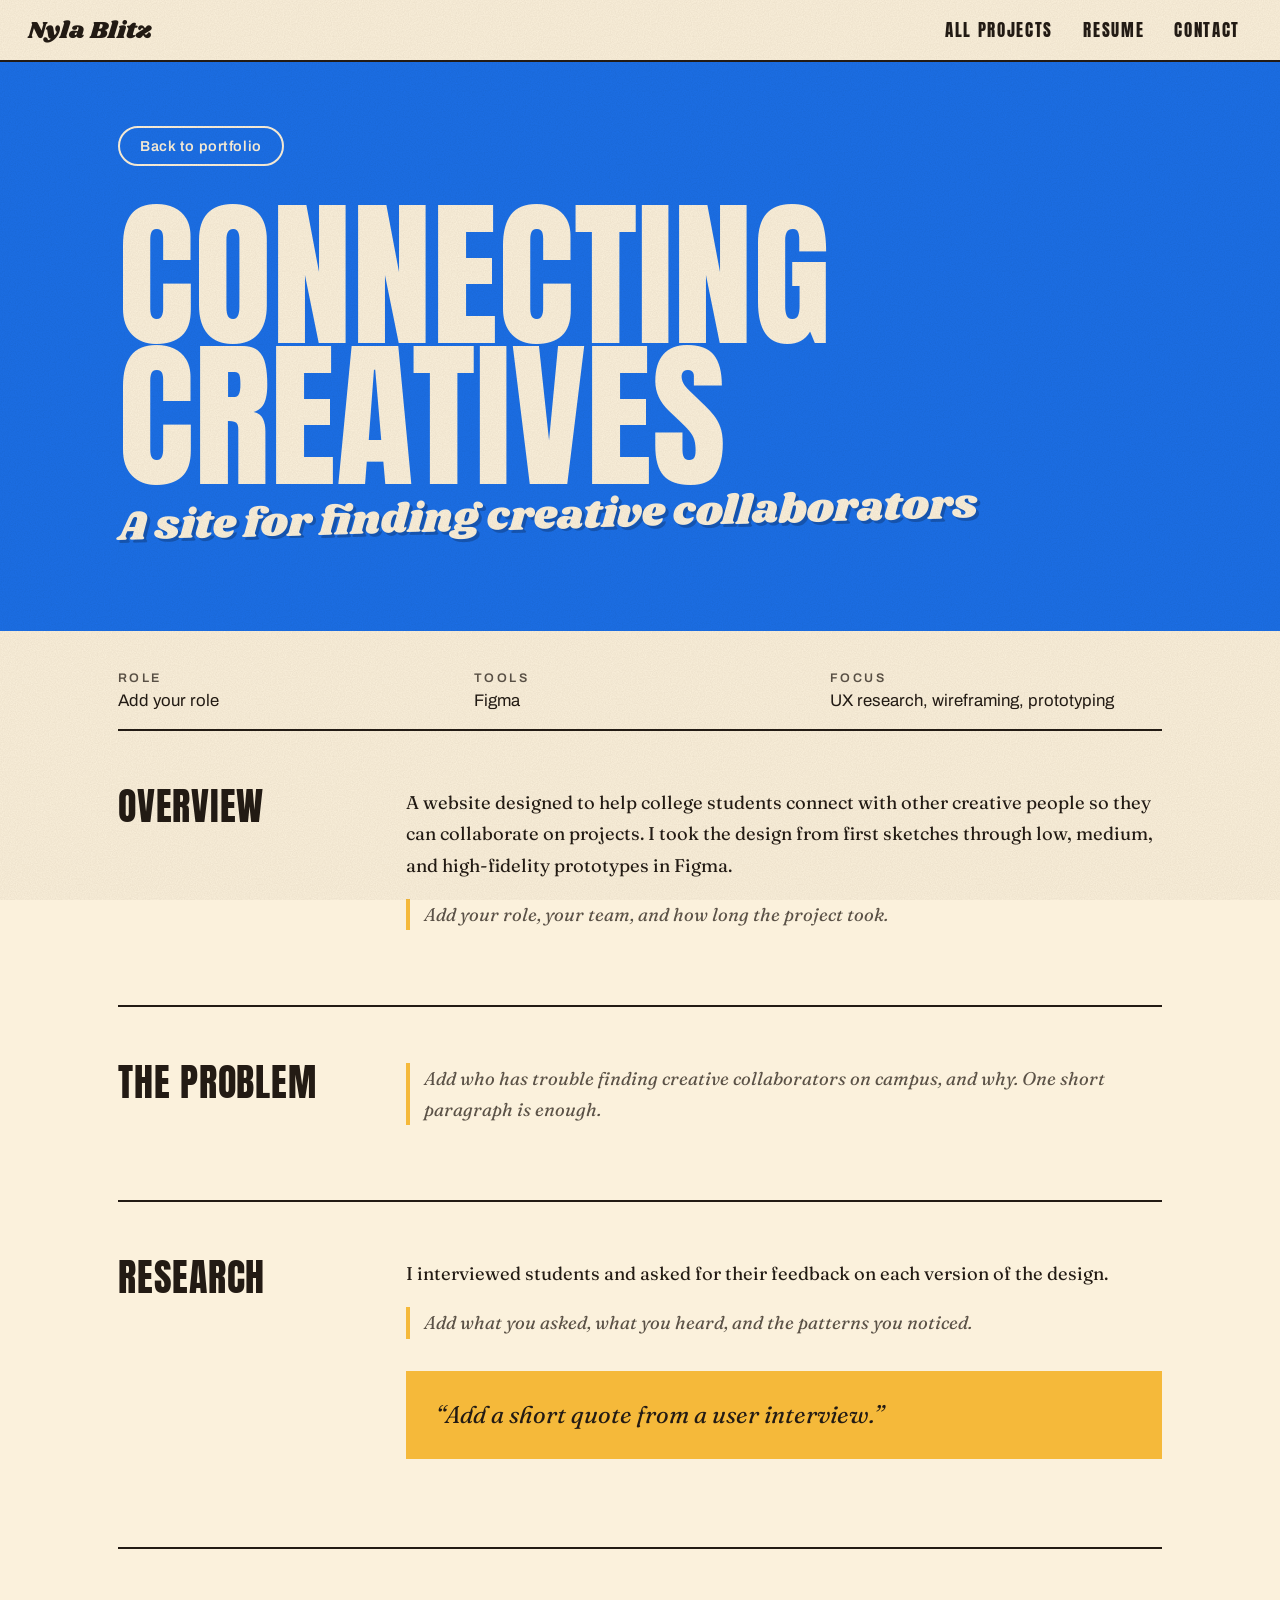
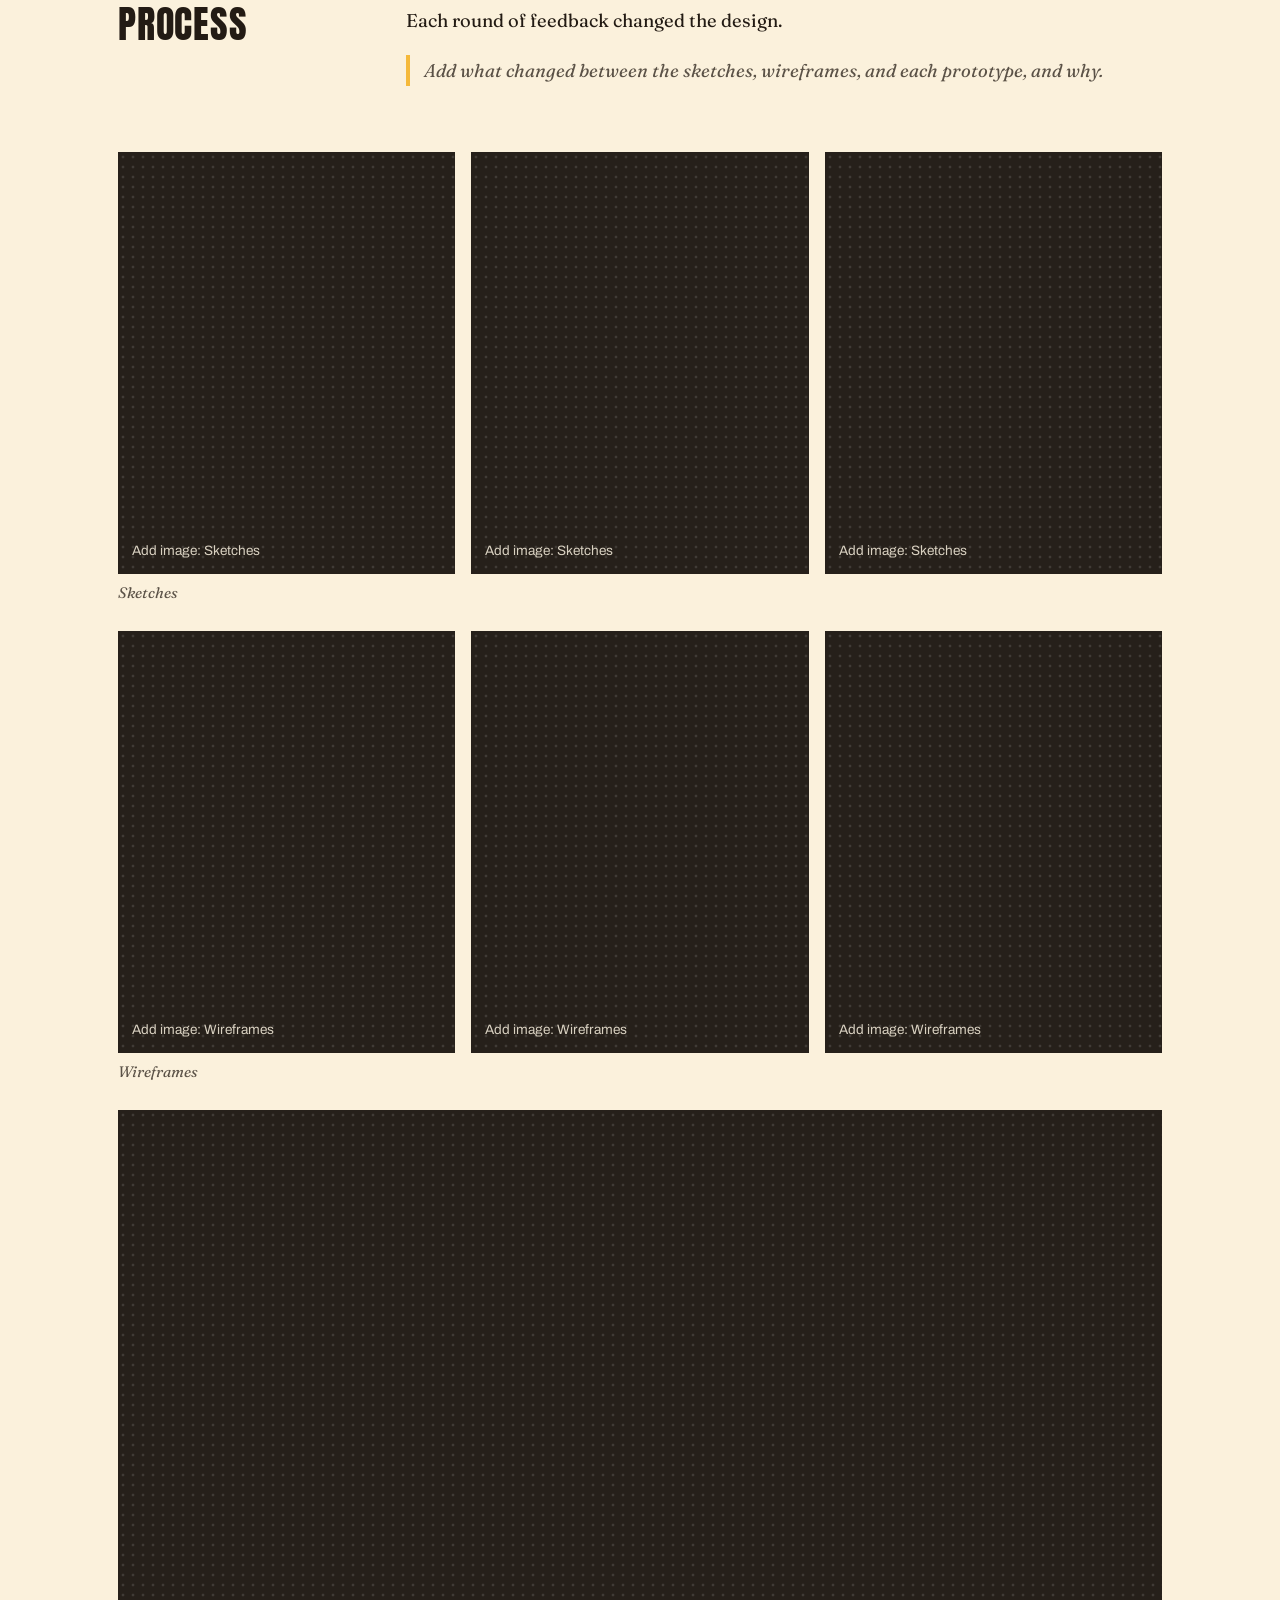
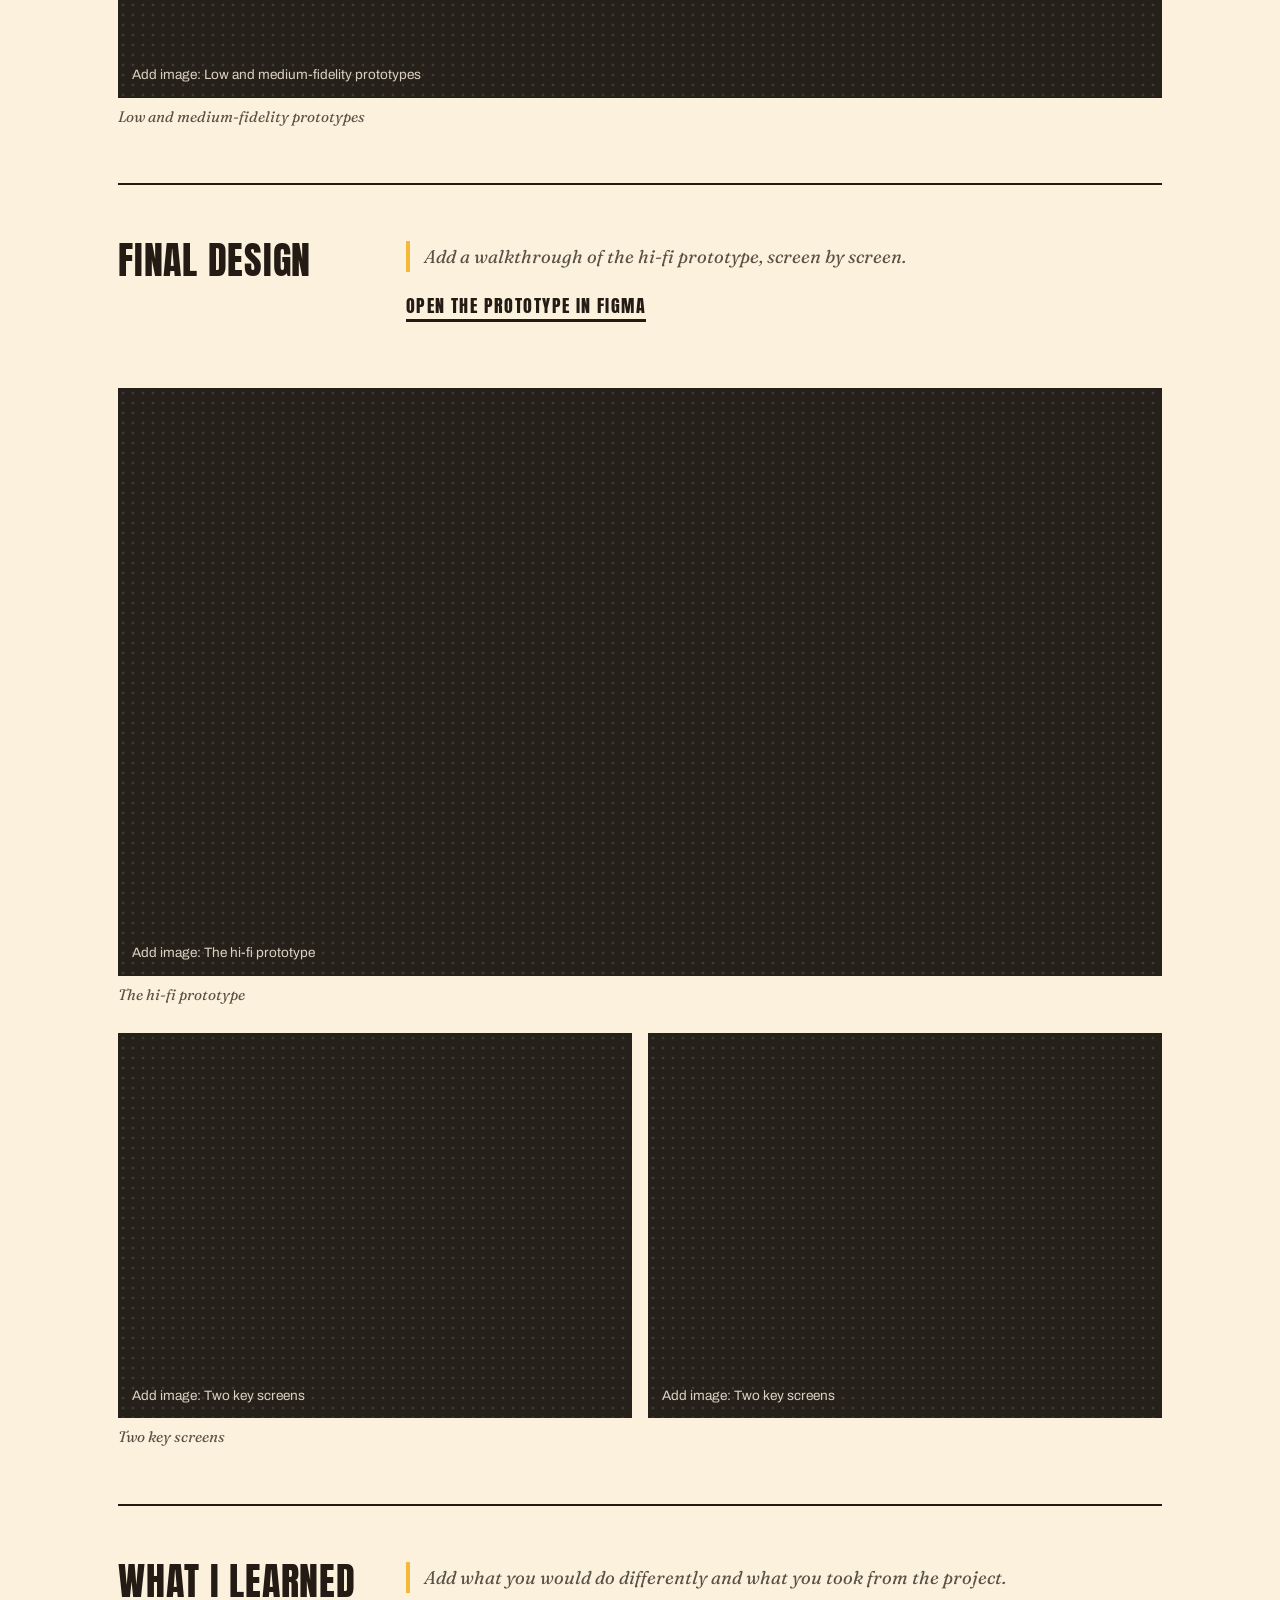
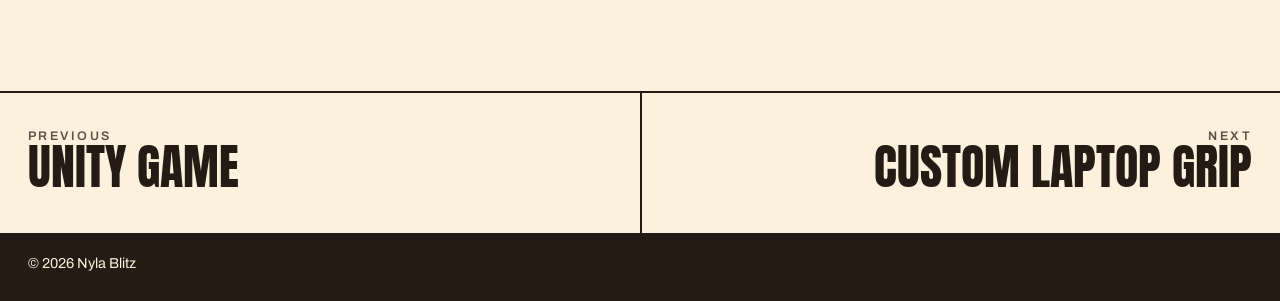
<file: case-collab.html>
<!DOCTYPE html>
<html lang="en">
<head>
<meta charset="utf-8">
<meta name="viewport" content="width=device-width, initial-scale=1, viewport-fit=cover">
<title>Connecting Creatives | Nyla Blitz</title>
<meta name="description" content="Case study: Connecting Creatives, by Nyla Blitz.">
<link rel="preconnect" href="https://fonts.googleapis.com">
<link rel="preconnect" href="https://fonts.gstatic.com" crossorigin>
<link href="https://fonts.googleapis.com/css2?family=Anton&family=Shrikhand&family=Archivo:wght@400;600&family=Fraunces:ital,opsz,wght@0,9..144,400;0,9..144,600;1,9..144,400&display=swap" rel="stylesheet">
<link rel="stylesheet" href="case.css">
</head>
<body>
<header class="top"><a class="logo" href="index.html">Nyla Blitz</a>
  <nav aria-label="Main"><a href="index.html#work">All projects</a><a class="hide-sm" href="index.html#resume">Resume</a><a href="index.html#contact">Contact</a></nav></header>
<main>
  <div class="chero" style="--c:var(--cobalt);--t:var(--cream)"><div class="in">
    <a class="back" href="index.html#collab">Back to portfolio</a>
    <h1>Connecting Creatives</h1>
    <p class="sub">A site for finding creative collaborators</p>
  </div></div>
  <div class="in">
    <dl class="meta"><div><dt>Role</dt><dd>Add your role</dd></div><div><dt>Tools</dt><dd>Figma</dd></div><div><dt>Focus</dt><dd>UX research, wireframing, prototyping</dd></div></dl>
    <!-- To add an image: replace a <div class="shot">...</div> with <div class="shot"><img src="your-image.webp" alt="Describe the image"></div> -->
    <section class="sec"><h2>Overview</h2><div class="txt"><p>A website designed to help college students connect with other creative people so they can collaborate on projects. I took the design from first sketches through low, medium, and high-fidelity prototypes in Figma.</p><p class="todo">Add your role, your team, and how long the project took.</p></div></section><section class="sec"><h2>The problem</h2><div class="txt"><p class="todo">Add who has trouble finding creative collaborators on campus, and why. One short paragraph is enough.</p></div></section><section class="sec"><h2>Research</h2><div class="txt"><p>I interviewed students and asked for their feedback on each version of the design.</p><p class="todo">Add what you asked, what you heard, and the patterns you noticed.</p><blockquote class="quote">“Add a short quote from a user interview.”</blockquote></div></section><section class="sec"><h2>Process</h2><div class="txt"><p>Each round of feedback changed the design.</p><p class="todo">Add what changed between the sketches, wireframes, and each prototype, and why.</p></div><div class="figs"><figure class="f"><div class="g g3"><div class="shot"><span>Add image: Sketches</span></div><div class="shot"><span>Add image: Sketches</span></div><div class="shot"><span>Add image: Sketches</span></div></div><figcaption>Sketches</figcaption></figure><figure class="f"><div class="g g3"><div class="shot"><span>Add image: Wireframes</span></div><div class="shot"><span>Add image: Wireframes</span></div><div class="shot"><span>Add image: Wireframes</span></div></div><figcaption>Wireframes</figcaption></figure><figure class="f"><div class="shot"><span>Add image: Low and medium-fidelity prototypes</span></div><figcaption>Low and medium-fidelity prototypes</figcaption></figure></div></section><section class="sec"><h2>Final design</h2><div class="txt"><p class="todo">Add a walkthrough of the hi-fi prototype, screen by screen.</p><p><a class="link" href="#">Open the prototype in Figma</a></p></div><div class="figs"><figure class="f"><div class="shot"><span>Add image: The hi-fi prototype</span></div><figcaption>The hi-fi prototype</figcaption></figure><figure class="f"><div class="g g2"><div class="shot"><span>Add image: Two key screens</span></div><div class="shot"><span>Add image: Two key screens</span></div></div><figcaption>Two key screens</figcaption></figure></div></section><section class="sec"><h2>What I learned</h2><div class="txt"><p class="todo">Add what you would do differently and what you took from the project.</p></div></section>
  </div>
  <nav class="pn" aria-label="More projects">
    <a href="case-game.html"><small>Previous</small><b>Unity Game</b></a>
    <a class="nx" href="case-grip.html"><small>Next</small><b>Custom Laptop Grip</b></a>
  </nav>
</main>
<footer>© 2026 Nyla Blitz</footer>
</body>
</html>
</file>
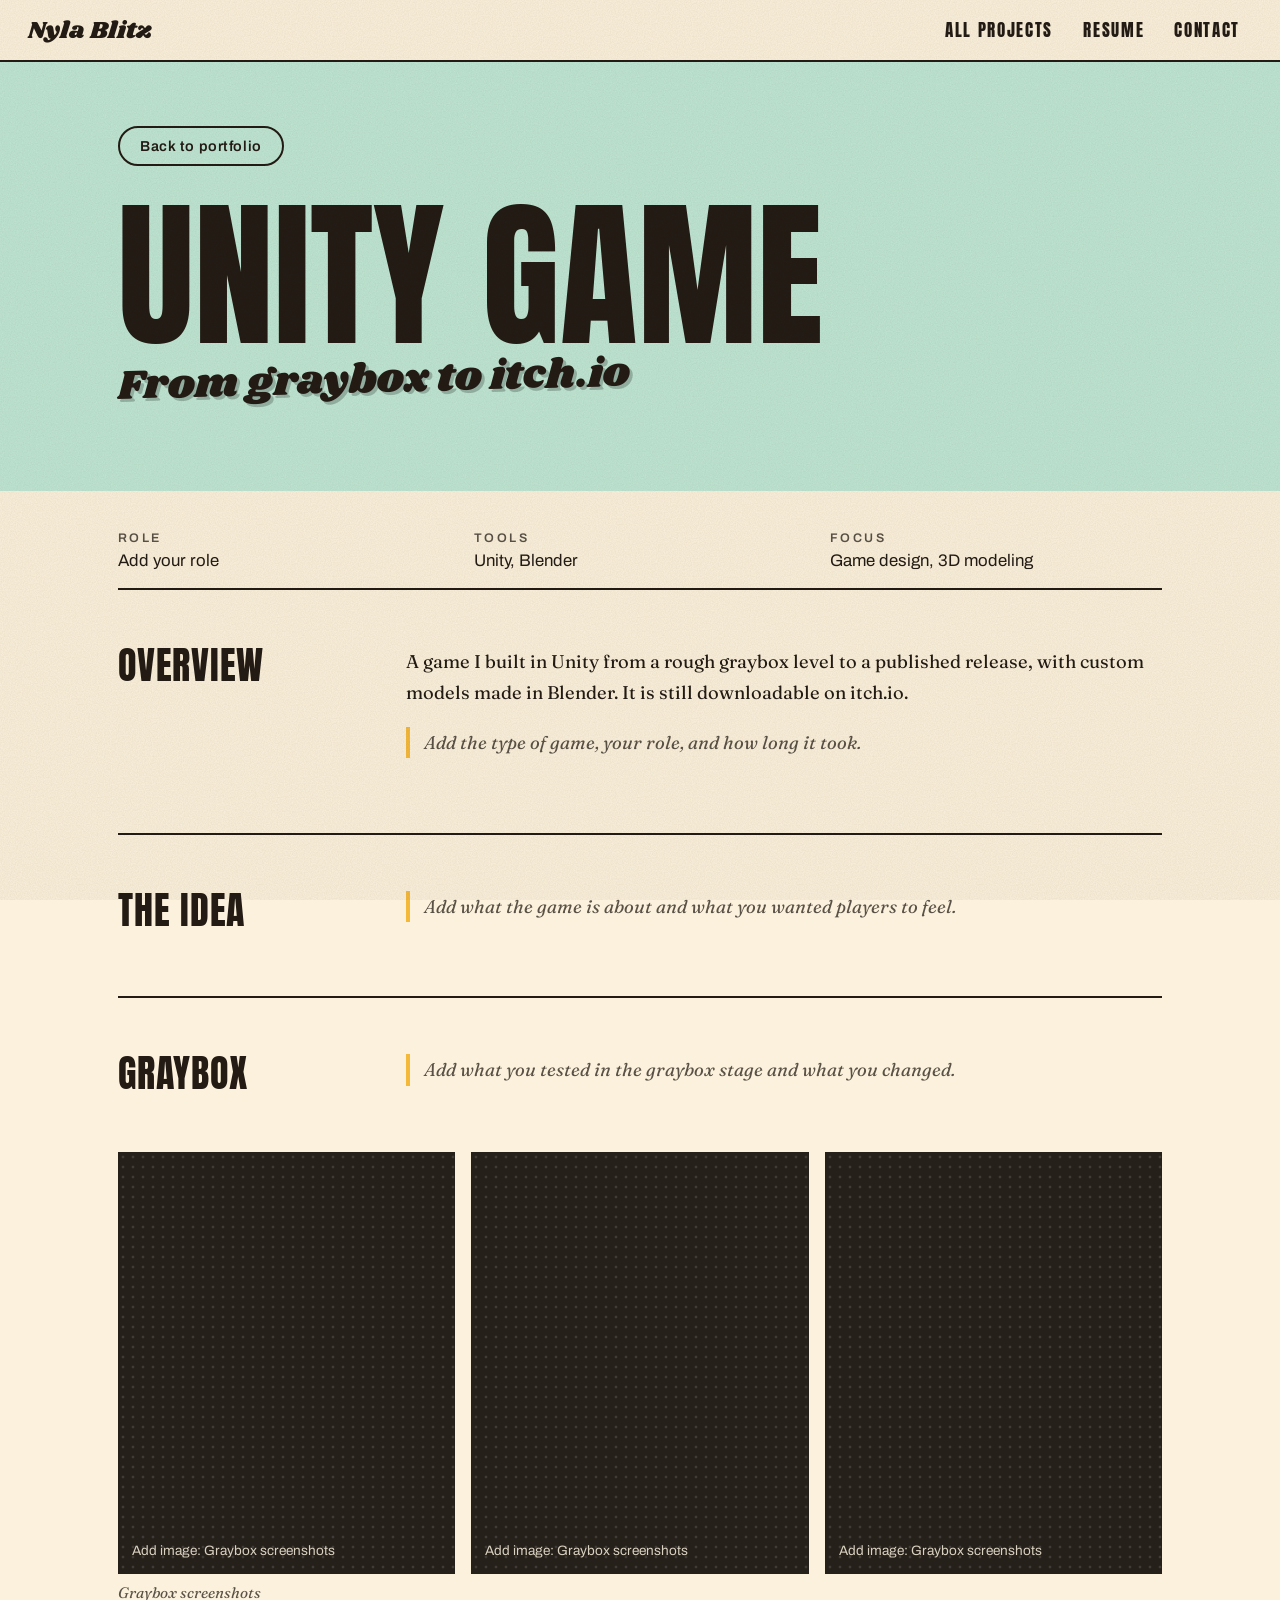
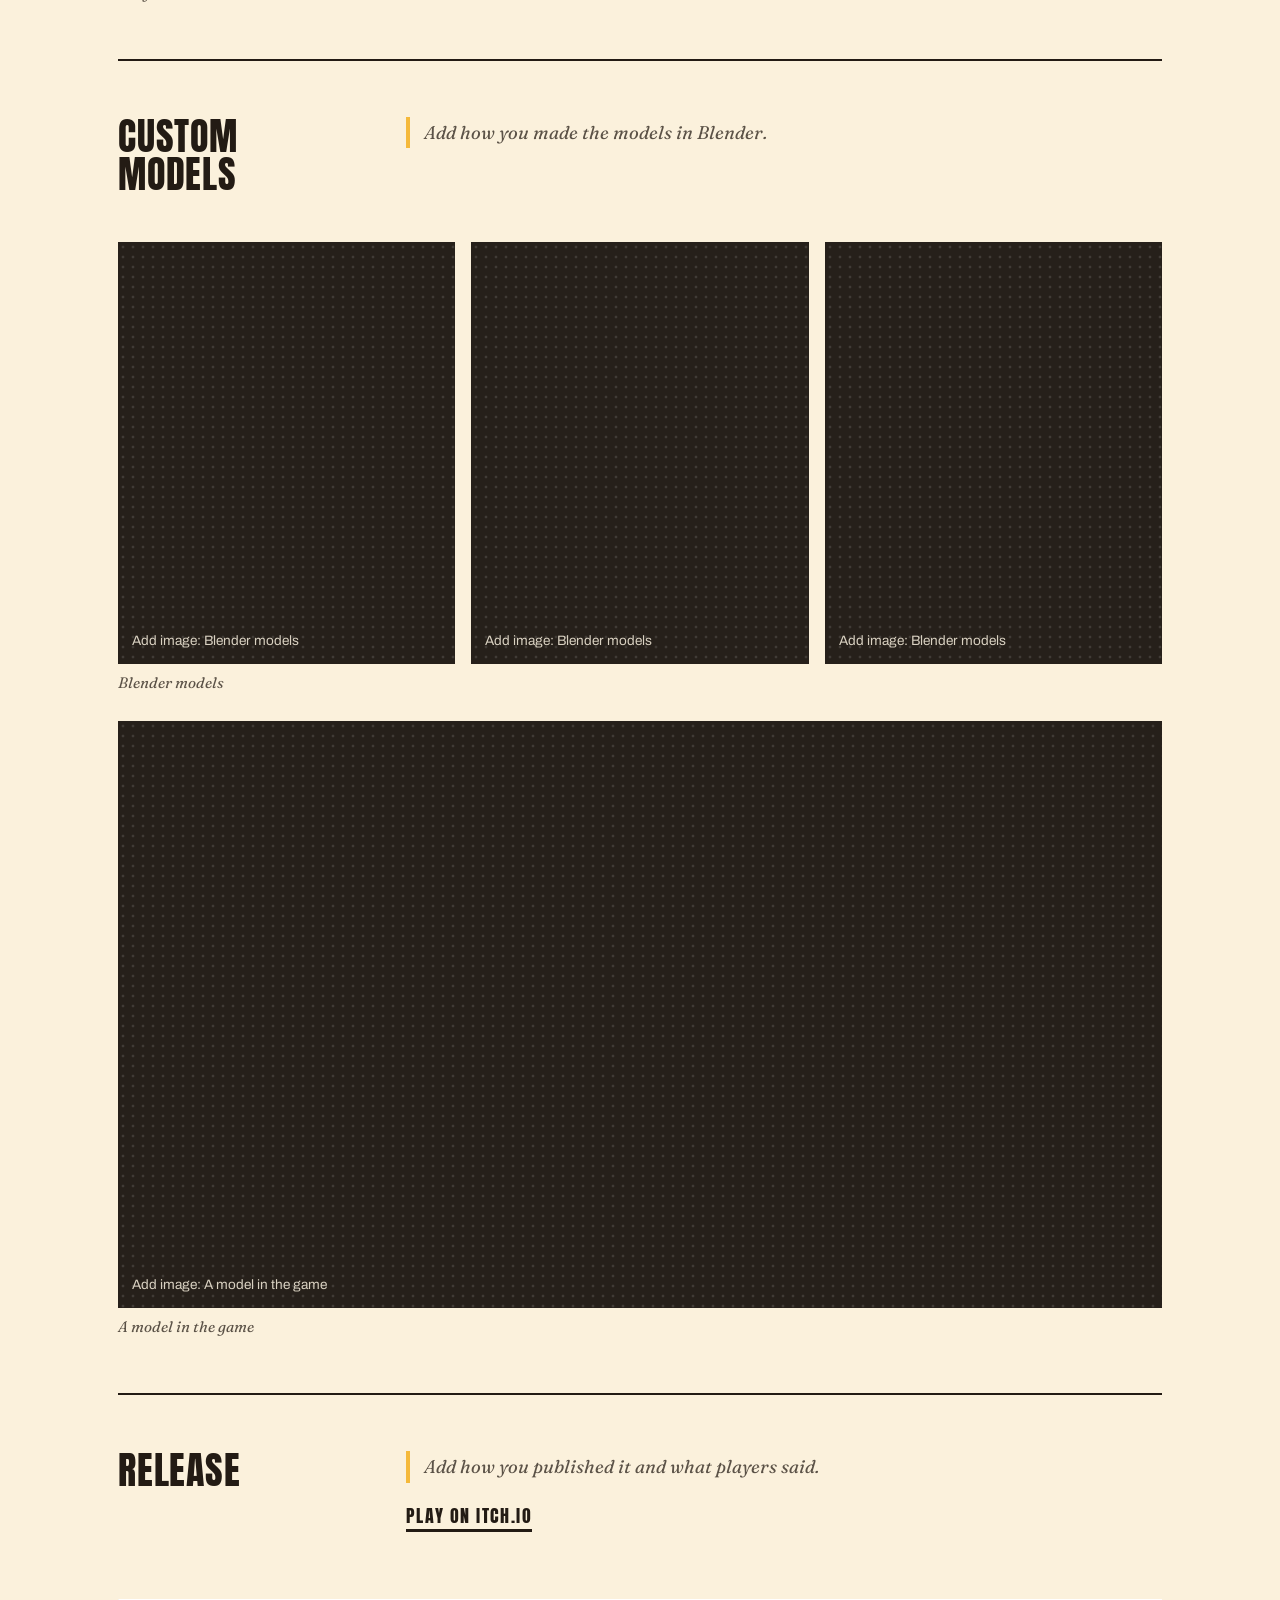
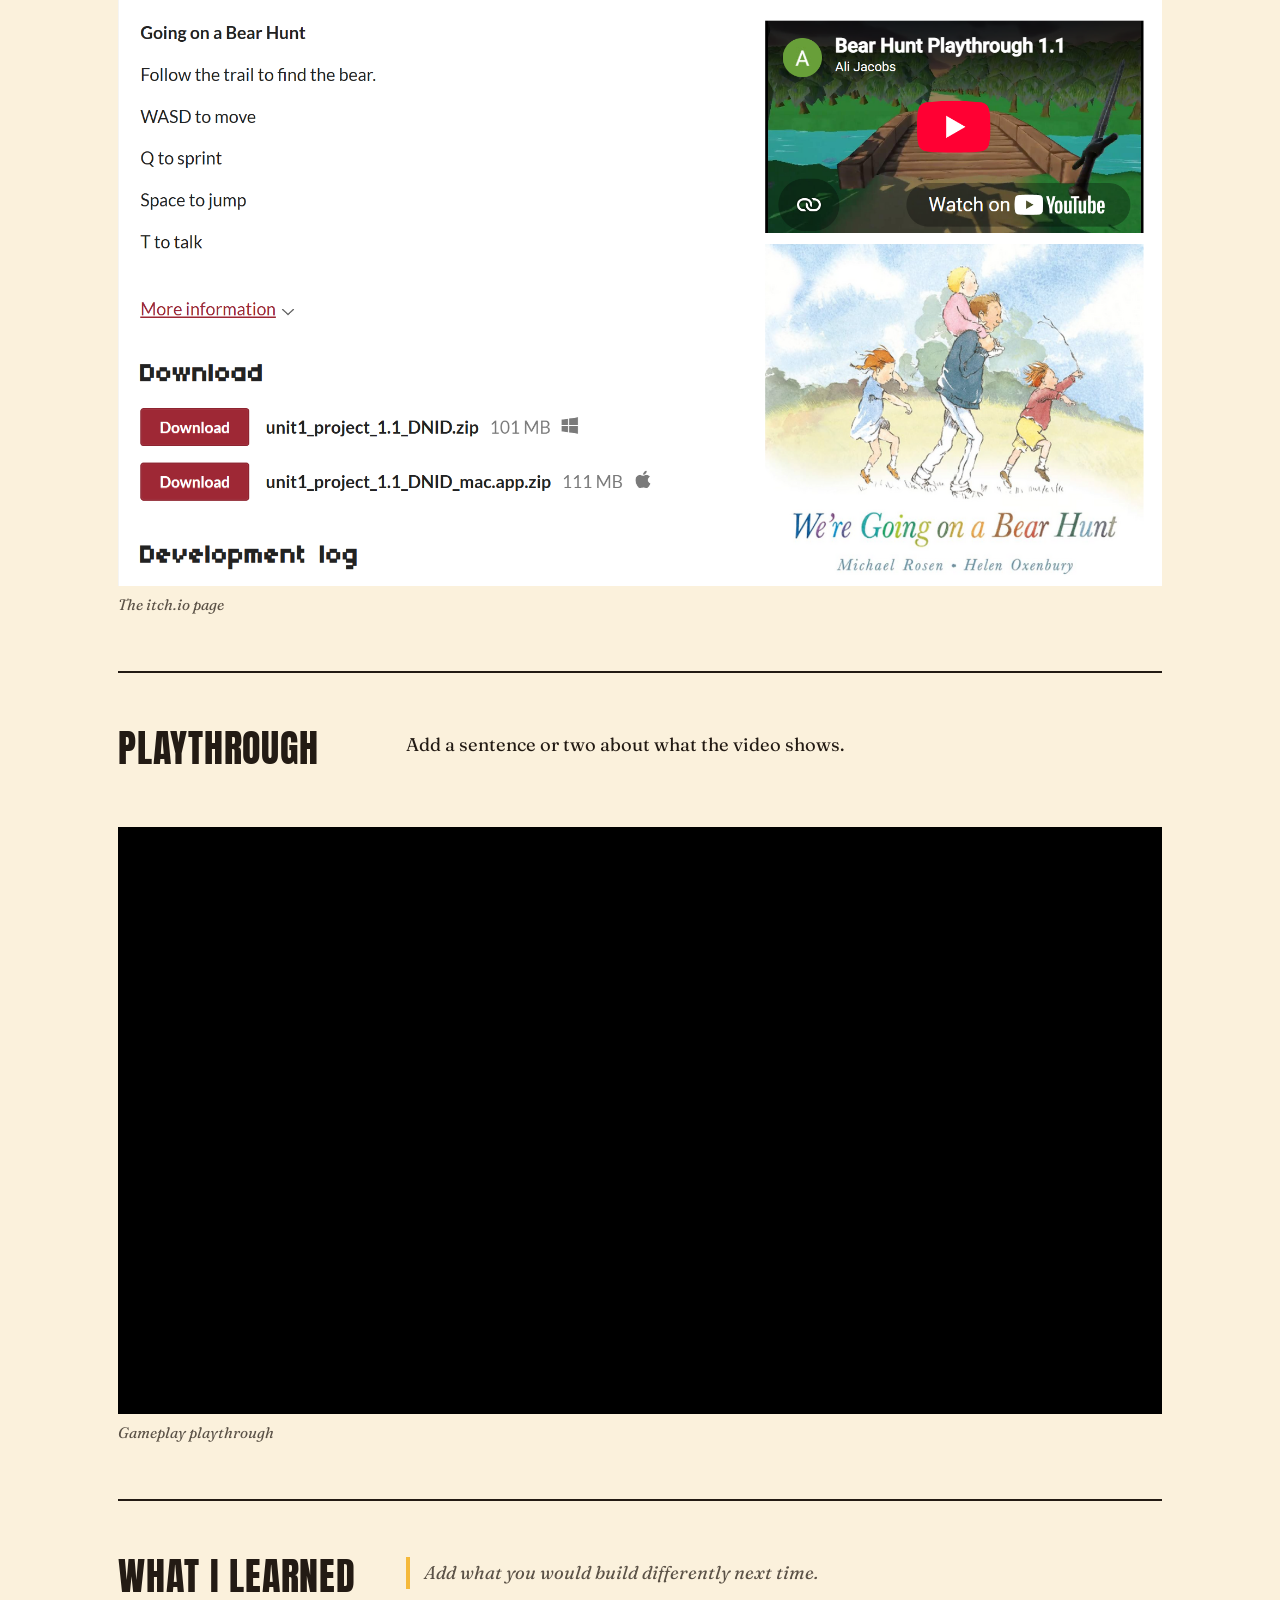
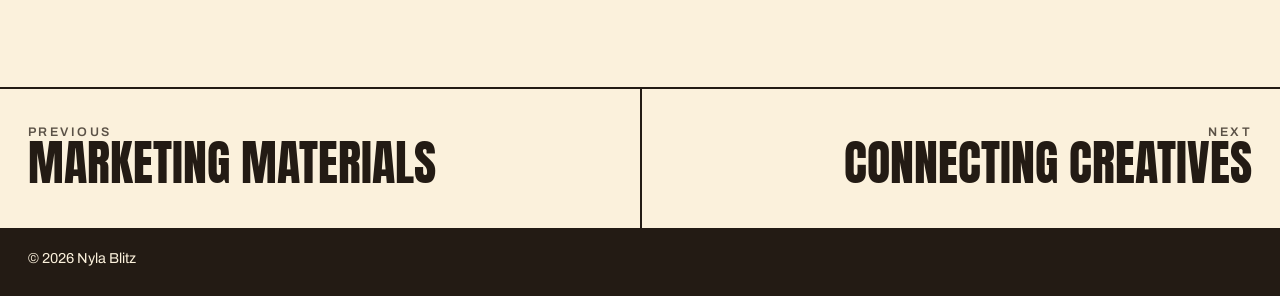
<file: case-game.html>
<!DOCTYPE html>
<html lang="en">
<head>
<meta charset="utf-8">
<meta name="viewport" content="width=device-width, initial-scale=1, viewport-fit=cover">
<title>Unity Game | Nyla Blitz</title>
<meta name="description" content="Case study: Unity Game, by Nyla Blitz.">
<link rel="preconnect" href="https://fonts.googleapis.com">
<link rel="preconnect" href="https://fonts.gstatic.com" crossorigin>
<link href="https://fonts.googleapis.com/css2?family=Anton&family=Shrikhand&family=Archivo:wght@400;600&family=Fraunces:ital,opsz,wght@0,9..144,400;0,9..144,600;1,9..144,400&display=swap" rel="stylesheet">
<link rel="stylesheet" href="case.css">
</head>
<body>
<header class="top"><a class="logo" href="index.html">Nyla Blitz</a>
  <nav aria-label="Main"><a href="index.html#work">All projects</a><a class="hide-sm" href="index.html#resume">Resume</a><a href="index.html#contact">Contact</a></nav></header>
<main>
  <div class="chero" style="--c:var(--mint);--t:var(--ink)"><div class="in">
    <a class="back" href="index.html#game">Back to portfolio</a>
    <h1>Unity Game</h1>
    <p class="sub">From graybox to itch.io</p>
  </div></div>
  <div class="in">
    <dl class="meta"><div><dt>Role</dt><dd>Add your role</dd></div><div><dt>Tools</dt><dd>Unity, Blender</dd></div><div><dt>Focus</dt><dd>Game design, 3D modeling</dd></div></dl>
    <!-- To add an image: replace a <div class="shot">...</div> with <div class="shot"><img src="your-image.webp" alt="Describe the image"></div> -->
    <section class="sec">
      <h2>Overview</h2>
      <div class="txt">
        <p>A game I built in Unity from a rough graybox level to a published release, with custom models made in Blender. It is still downloadable on itch.io.</p>
        <p class="todo">Add the type of game, your role, and how long it took.</p>
      </div>
    </section>
    <section class="sec">
      <h2>The idea</h2>
      <div class="txt">
        <p class="todo">Add what the game is about and what you wanted players to feel.</p>
      </div>
    </section>
    <section class="sec">
      <h2>Graybox</h2>
      <div class="txt">
        <p class="todo">Add what you tested in the graybox stage and what you changed.</p>
      </div>
      <div class="figs">
        <figure class="f">
          <div class="g g3">
            <div class="shot"><span>Add image: Graybox screenshots</span></div>
            <div class="shot"><span>Add image: Graybox screenshots</span></div>
            <div class="shot"><span>Add image: Graybox screenshots</span></div>
          </div>
          <figcaption>Graybox screenshots</figcaption>
        </figure>
      </div>
    </section>
    <section class="sec">
      <h2>Custom models</h2>
      <div class="txt">
        <p class="todo">Add how you made the models in Blender.</p>
      </div>
      <div class="figs">
        <figure class="f">
          <div class="g g3">
            <div class="shot"><span>Add image: Blender models</span></div>
            <div class="shot"><span>Add image: Blender models</span></div>
            <div class="shot"><span>Add image: Blender models</span></div>
          </div>
          <figcaption>Blender models</figcaption>
        </figure>
        <figure class="f">
          <div class="shot"><span>Add image: A model in the game</span></div>
          <figcaption>A model in the game</figcaption></figure></div>
    </section>
    <section class="sec">
      <h2>Release</h2>
      <div class="txt">
        <p class="todo">Add how you published it and what players said.</p>
        <p><a class="link" href="https://kalijac.itch.io/going-on-a-bearhunt">Play on itch.io</a></p>
      </div>
      <div class="figs">
        <figure class="f">
          <div class="shot"><span><img src="Itch-Webpage.png" alt="Describe the image"></span></div>
          <figcaption>The itch.io page</figcaption>
        </figure>
      </div>
    </section>

    <section class="sec"><h2>Playthrough</h2><div class="txt"><p>Add a sentence or two about what the video shows.</p></div><div class="figs"><figure class="f"><div style="position:relative;aspect-ratio:16/9;background:#000"><iframe src="https://www.youtube.com/embed/yjK8ClKftOo" title="Unity game playthrough" style="position:absolute;inset:0;width:100%;height:100%;border:0" loading="lazy" allow="accelerometer; autoplay; clipboard-write; encrypted-media; gyroscope; picture-in-picture; web-share" referrerpolicy="strict-origin-when-cross-origin" allowfullscreen></iframe></div><figcaption>Gameplay playthrough</figcaption></figure></div></section>
    
    <section class="sec">
      <h2>What I learned</h2>
      <div class="txt">
        <p class="todo">Add what you would build differently next time.</p>
      </div>
    </section>
  </div>
  <nav class="pn" aria-label="More projects">
    <a href="case-marketing.html"><small>Previous</small><b>Marketing Materials</b></a>
    <a class="nx" href="case-collab.html"><small>Next</small><b>Connecting Creatives</b></a>
  </nav>
</main>
<footer>© 2026 Nyla Blitz</footer>
</body>
</html>
</file>
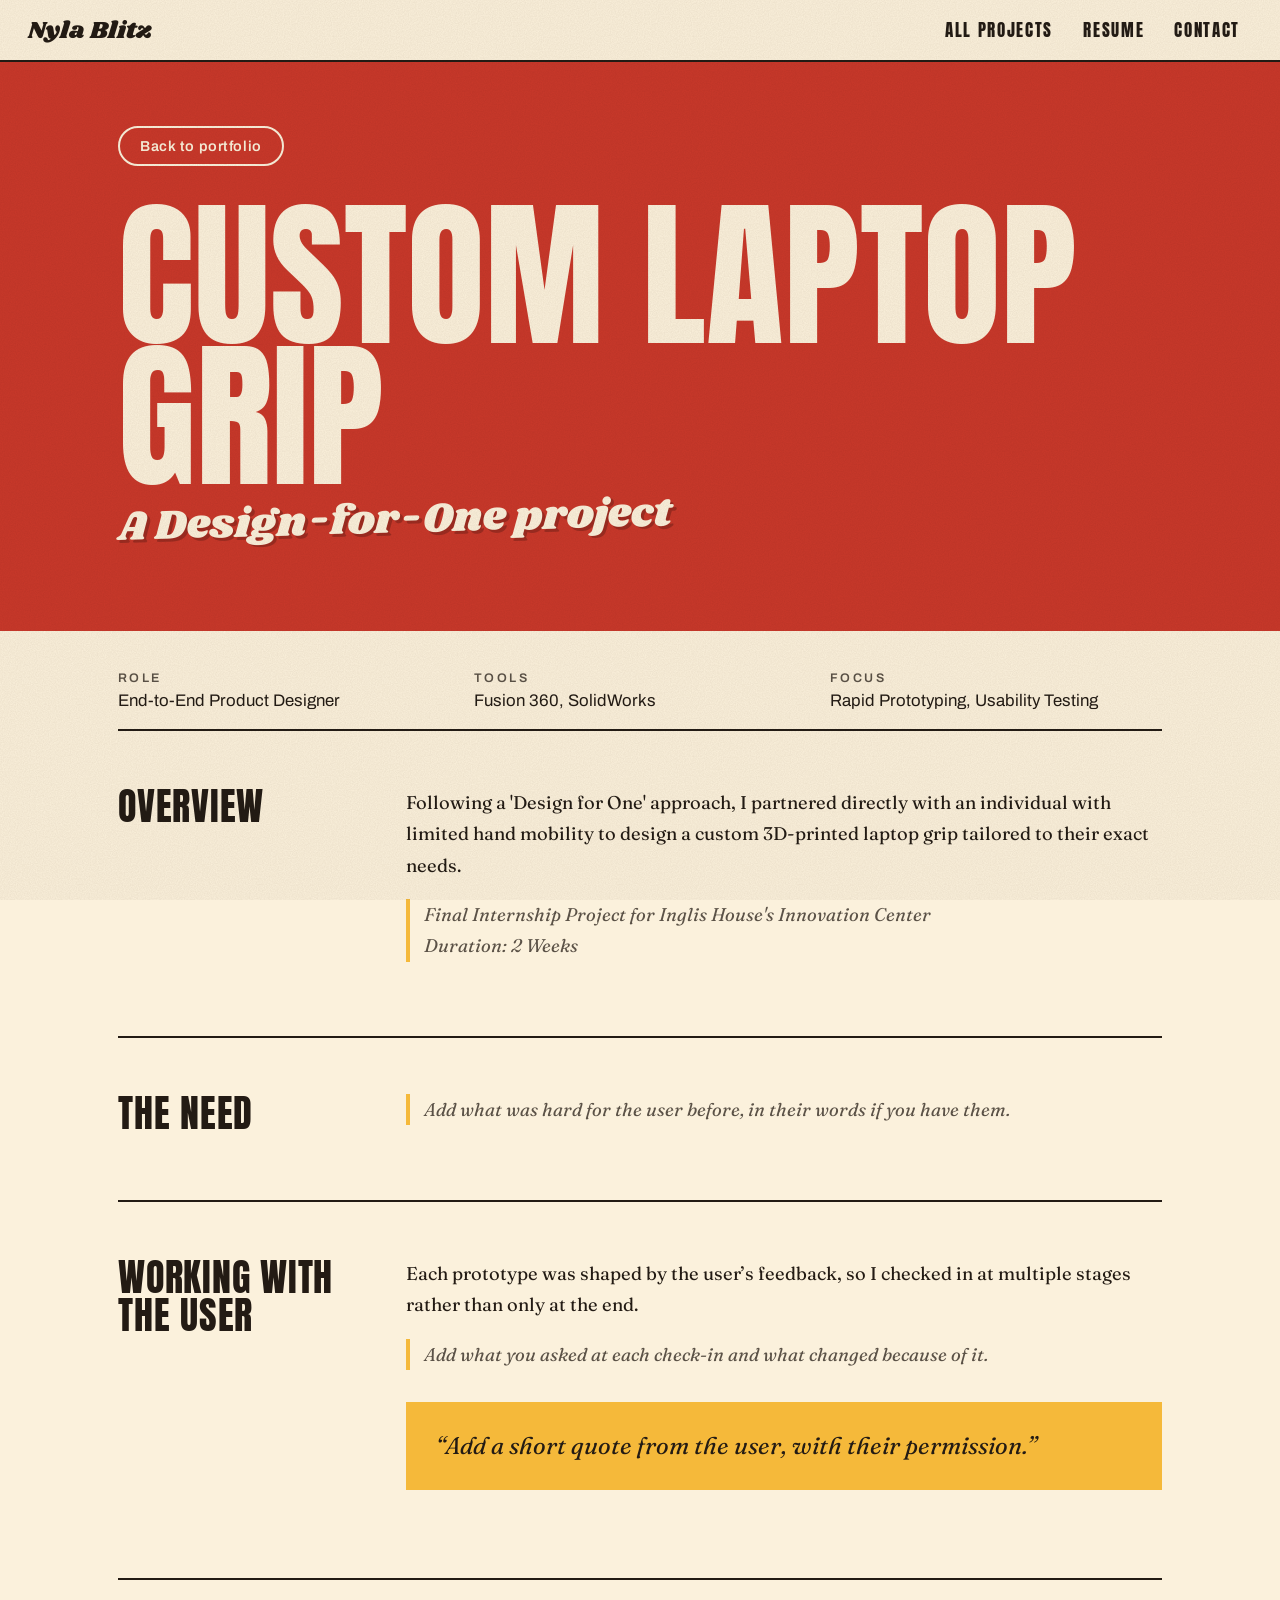
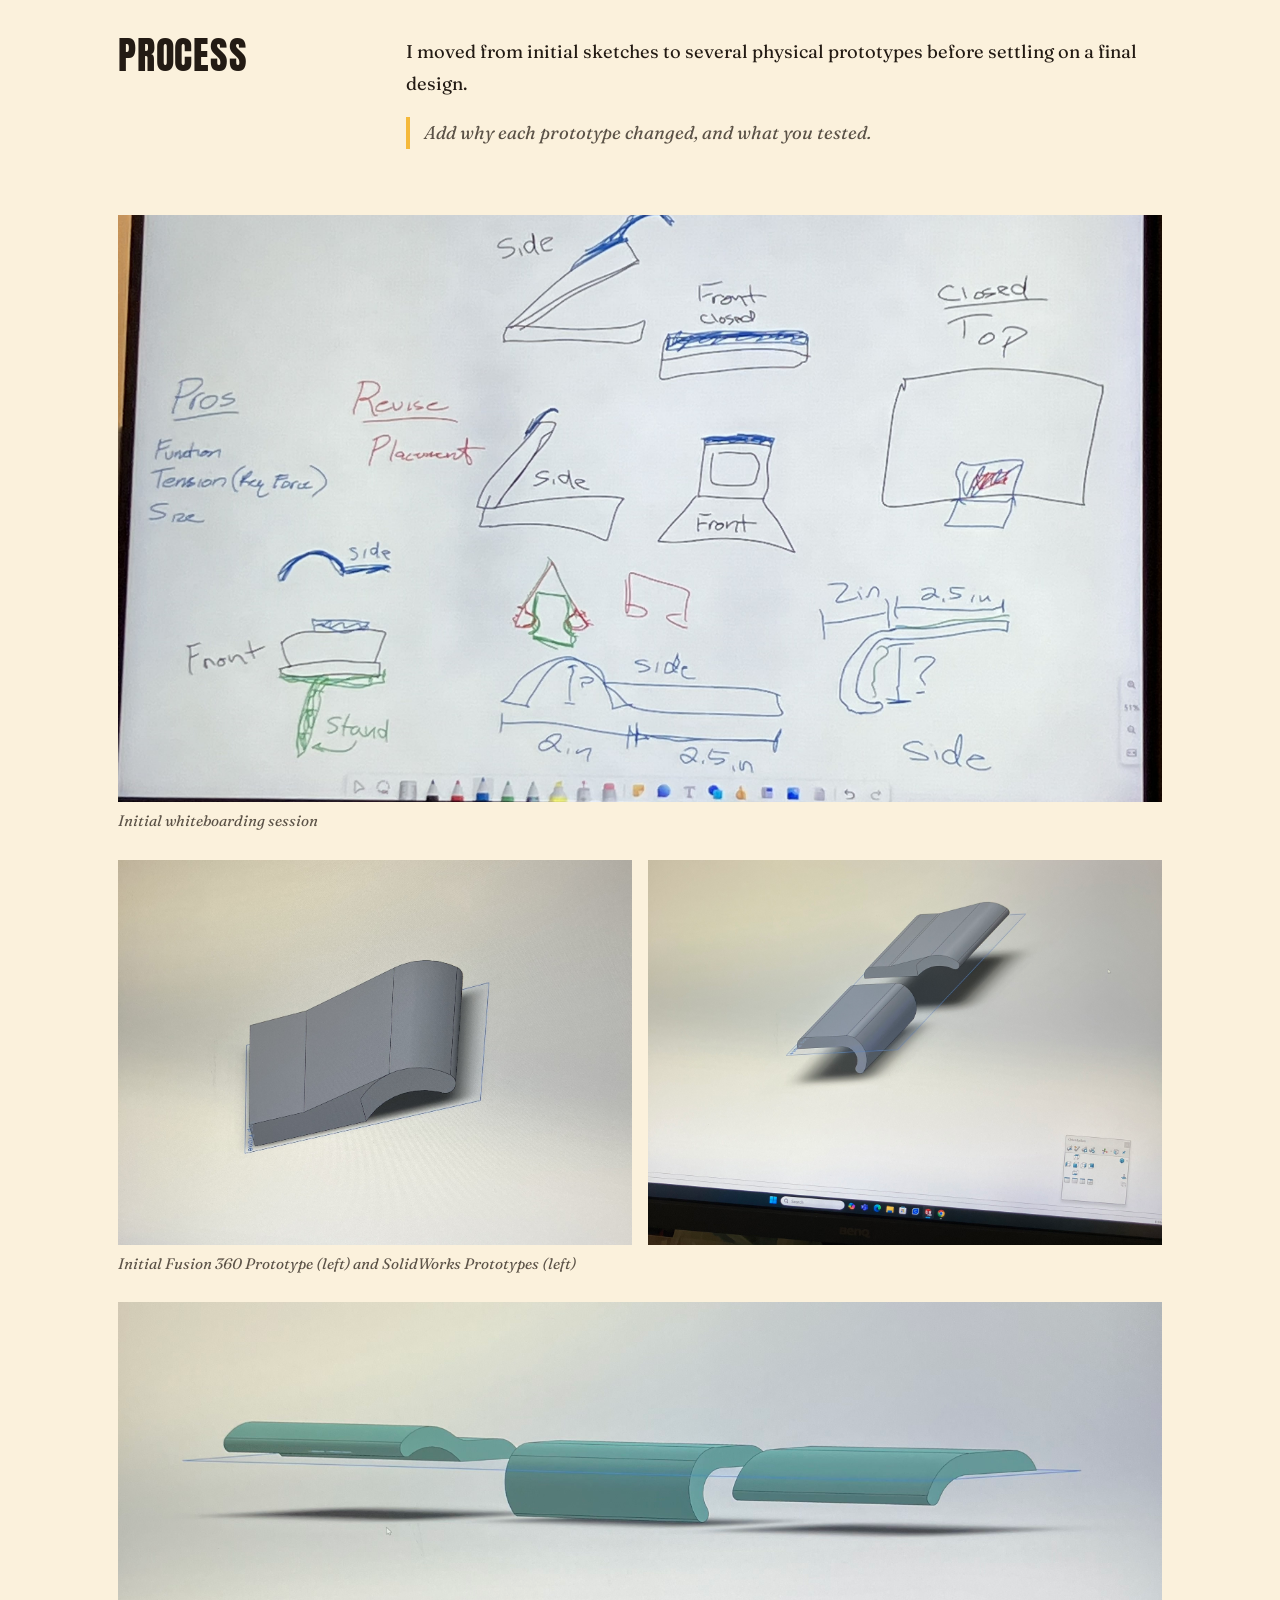
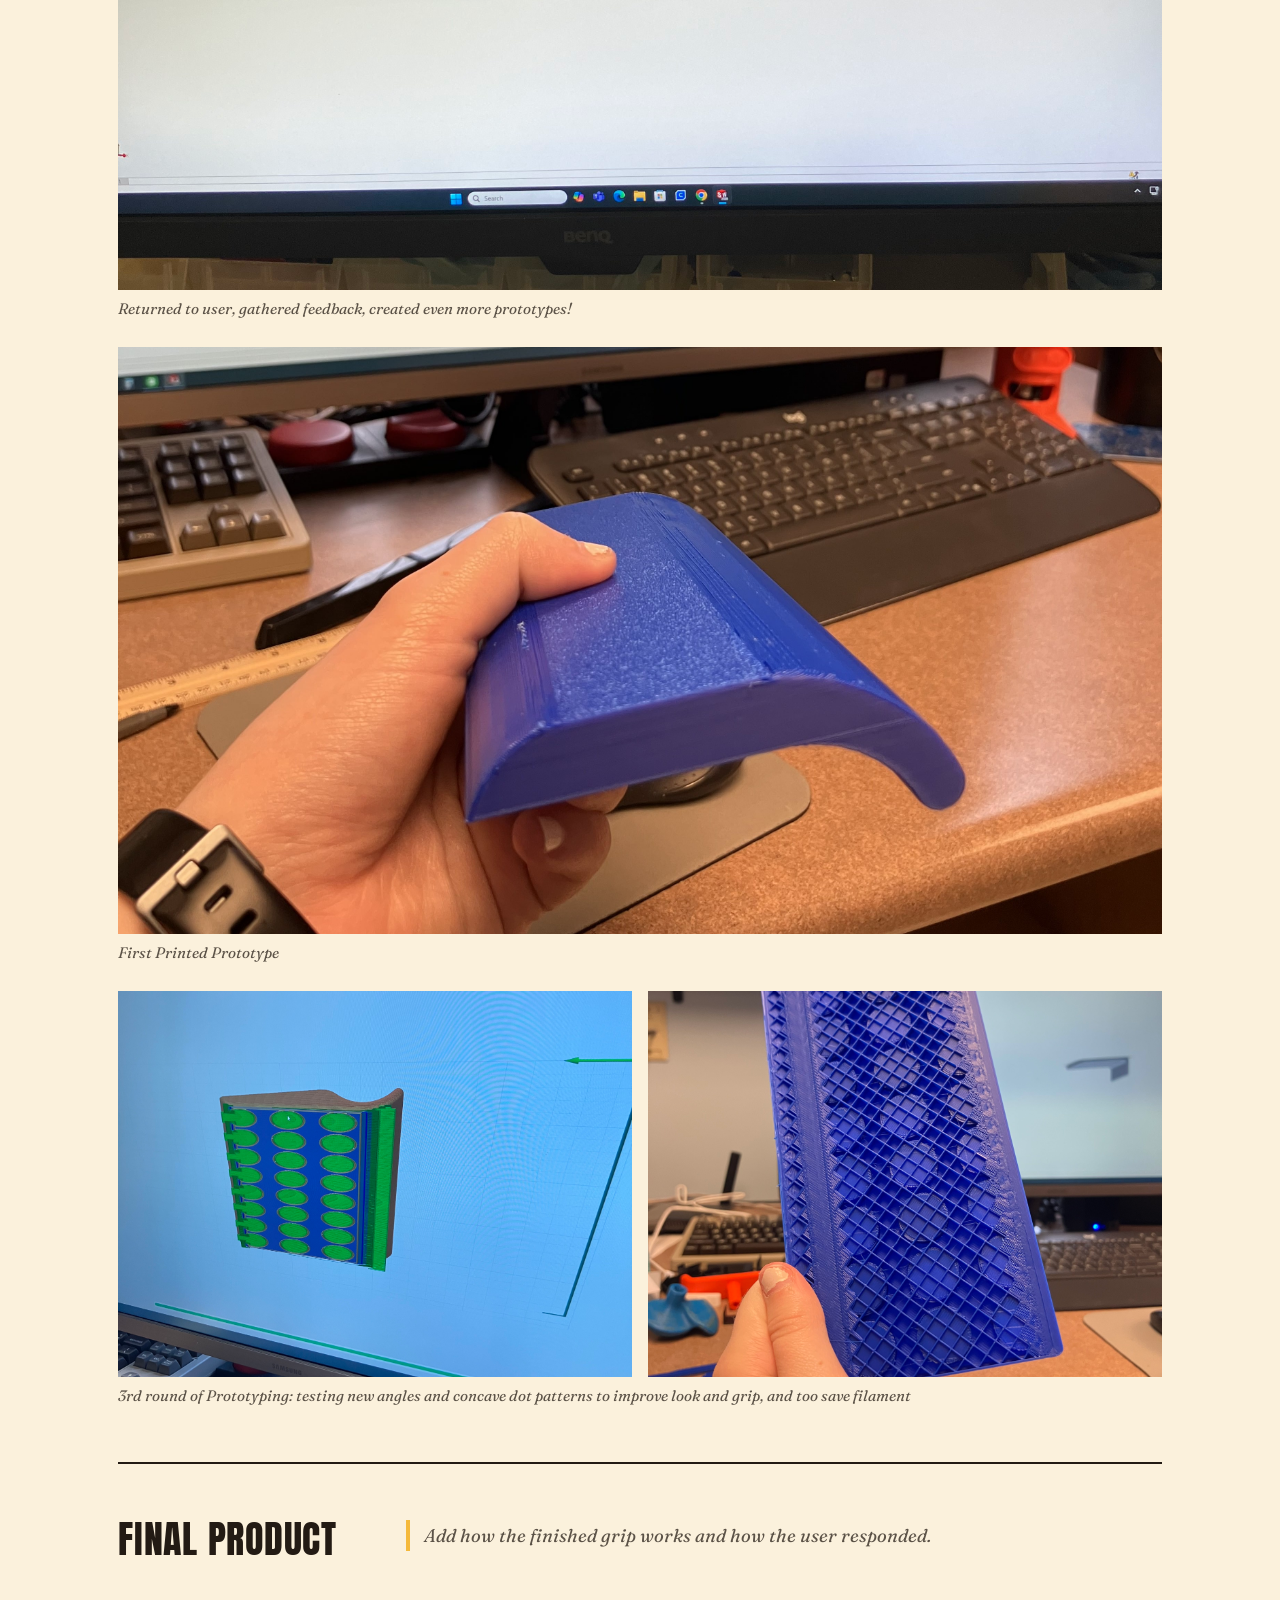
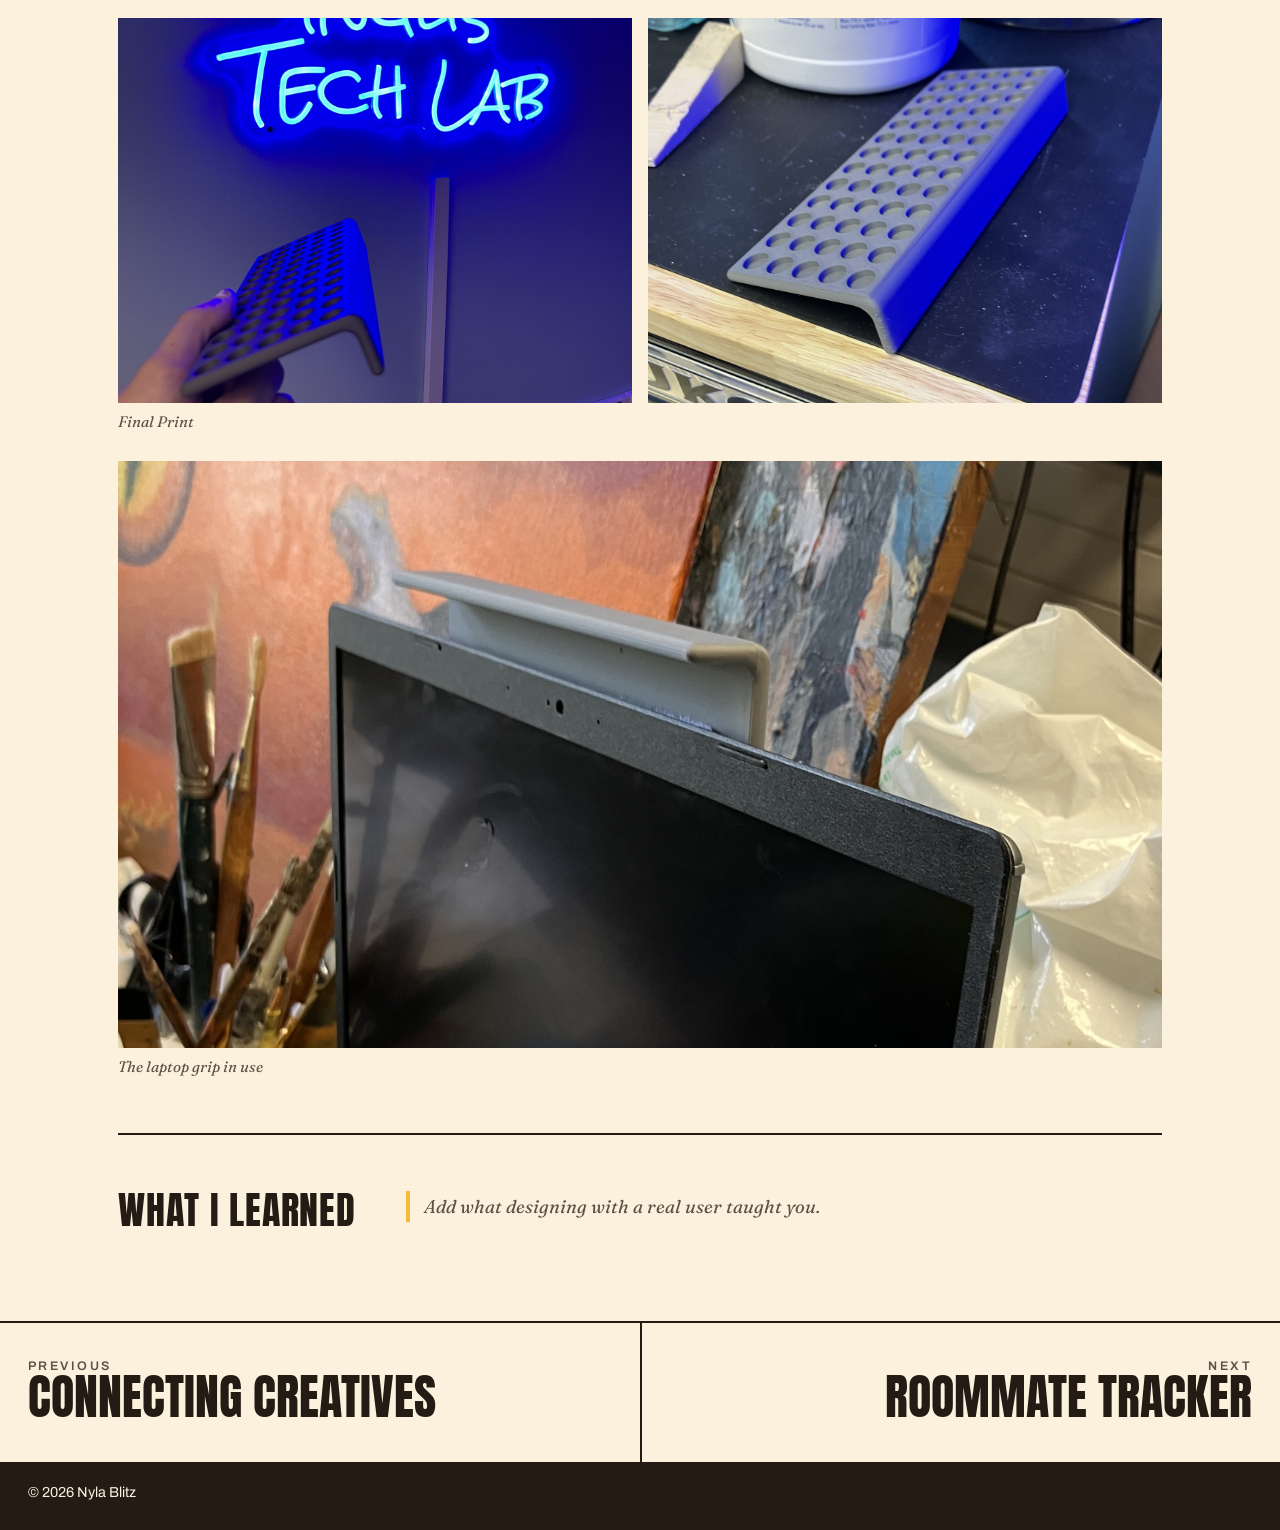
<file: case-grip.html>
<!DOCTYPE html>
<html lang="en">
<head>
<meta charset="utf-8">
<meta name="viewport" content="width=device-width, initial-scale=1, viewport-fit=cover">
<title>Custom Laptop Grip | Nyla Blitz</title>
<meta name="description" content="Case study: Custom Laptop Grip, by Nyla Blitz.">
<link rel="preconnect" href="https://fonts.googleapis.com">
<link rel="preconnect" href="https://fonts.gstatic.com" crossorigin>
<link href="https://fonts.googleapis.com/css2?family=Anton&family=Shrikhand&family=Archivo:wght@400;600&family=Fraunces:ital,opsz,wght@0,9..144,400;0,9..144,600;1,9..144,400&display=swap" rel="stylesheet">
<link rel="stylesheet" href="case.css">
</head>
<body>
<header class="top"><a class="logo" href="index.html">Nyla Blitz</a>
  <nav aria-label="Main"><a href="index.html#work">All projects</a><a class="hide-sm" href="index.html#resume">Resume</a><a href="index.html#contact">Contact</a></nav></header>
<main>
  <div class="chero" style="--c:var(--verm);--t:var(--cream)"><div class="in">
    <a class="back" href="index.html#grip">Back to portfolio</a>
    <h1>Custom Laptop Grip</h1>
    <p class="sub">A Design-for-One project</p>
  </div></div>
  <div class="in">
    <dl class="meta"><div><dt>Role</dt><dd>End-to-End Product Designer</dd></div><div><dt>Tools</dt><dd>Fusion 360, SolidWorks</dd></div><div><dt>Focus</dt><dd>Rapid Prototyping, Usability Testing</dd></div></dl>
    <!-- To add an image: replace a <div class="shot">...</div> with <div class="shot"><img src="your-image.webp" alt="Describe the image"></div> -->
    <section class="sec">
      <h2>Overview</h2>
      <div class="txt">
        <p>Following a 'Design for One' approach, I partnered directly with an individual with limited hand mobility to design a custom 3D-printed laptop grip tailored to their exact needs.</p>
      <p class="todo">Final Internship Project for Inglis House's Innovation Center <br> Duration: 2 Weeks</p>
      </div>
    </section>
    <section class="sec">
        <h2>The need</h2>
        <div class="txt">
          <p class="todo">Add what was hard for the user before, in their words if you have them.</p>
        </div>
    </section>
    <section class="sec">
      <h2>Working with the user</h2>
      <div class="txt">
        <p>Each prototype was shaped by the user’s feedback, so I checked in at multiple stages rather than only at the end.</p>
        <p class="todo">Add what you asked at each check-in and what changed because of it.</p>
        <blockquote class="quote">“Add a short quote from the user, with their permission.”</blockquote>
      </div>
    </section>
    <section class="sec">
      <h2>Process</h2>
      <div class="txt">
        <p>I moved from initial sketches to several physical prototypes before settling on a final design.</p>
        <p class="todo">Add why each prototype changed, and what you tested.</p>
      </div>
      <div class="figs">
        <figure class="f">
          
            <div class="shot"><span><img src="Grip-Whiteboard-Crop.jpg" alt="Initial Whiteboard sketches of Laptop Grip"></span></div>
            
          <figcaption>Initial whiteboarding session</figcaption>
        </figure>
        <figure class="f">
          <div class="g g2">
            <div class="shot"><span><img src="Grip-Prototype1-Crop.jpg" alt="Initial prototype of Laptop Grip on Fusion360"></span></div>
            <div class="shot"><span><img src="Grip-Prototype2+3.jpg" alt="Initial prototype of Laptop Grip on SolidWorks"></span></div>
          </div>
          <figcaption>Initial Fusion 360 Prototype (left) and SolidWorks Prototypes (left)</figcaption>
        </figure>
        <figure class="f">
            <div class="shot"><span><img src="Grip-Prototype4-6.jpg" alt="Secondary prototype of Laptop Grip with different angle"></span></div>
          <figcaption>Returned to user, gathered feedback, created even more prototypes!</figcaption>
        </figure>
        <figure class="f">
          <div class="shot"><span><img src="Printed-Prototype-Crop.jpg" alt="Printed prototype brought to user"></span></div>
          <figcaption>First Printed Prototype</figcaption>
        </figure>
        <figure class="f">
          <div class="g g2">
            <div class="shot"><span><img src="Grip-Prototype7.jpg" alt="Testing more angles and adding design features"></span></div>
            <div class="shot"><span><img src="Printed-Prototype2.jpg" alt="Testing Concave dot pattern to save filament and add texture for better grip"></span></div>
          </div>
          <figcaption>3rd round of Prototyping: testing new angles and concave dot patterns to improve look and grip, and too save filament</figcaption>
        </figure>
      </div>
    </section>
    <section class="sec">
      <h2>Final product</h2>
      <div class="txt">
        <p class="todo">Add how the finished grip works and how the user responded.</p>
      </div>
      <div class="figs">
        <figure class="f">
          <div class="g g2">
            <div class="shot"><span><img src="Finished-Grip-Inglis-Cropped.jpg" alt="Final Laptop Grip Held in Front of Inglis House Lab Sign"></span></div>
            <div class="shot"><span><img src="Finished-Grip-Table.jpg" alt="Final Laptop Grip Held Resting on Table"></span></div>
          </div>
          <figcaption>Final Print</figcaption>
        </figure>
        <figure class="f">
          <div class="shot"><span><img src="Finished-Grip-Crop.jpg" alt="Final Laptop Grip in place on computer"></span></div>
          <figcaption>The laptop grip in use</figcaption>
        </figure>
      </div>
    </section>
    <section class="sec">
      <h2>What I learned</h2>
      <div class="txt">
        <p class="todo">Add what designing with a real user taught you.</p>
      </div>
    </section>
  </div>
  <nav class="pn" aria-label="More projects">
    <a href="case-collab.html"><small>Previous</small><b>Connecting Creatives</b></a>
    <a class="nx" href="case-roommates.html"><small>Next</small><b>Roommate Tracker</b></a>
  </nav>
</main>
<footer>© 2026 Nyla Blitz</footer>
</body>
</html>
</file>
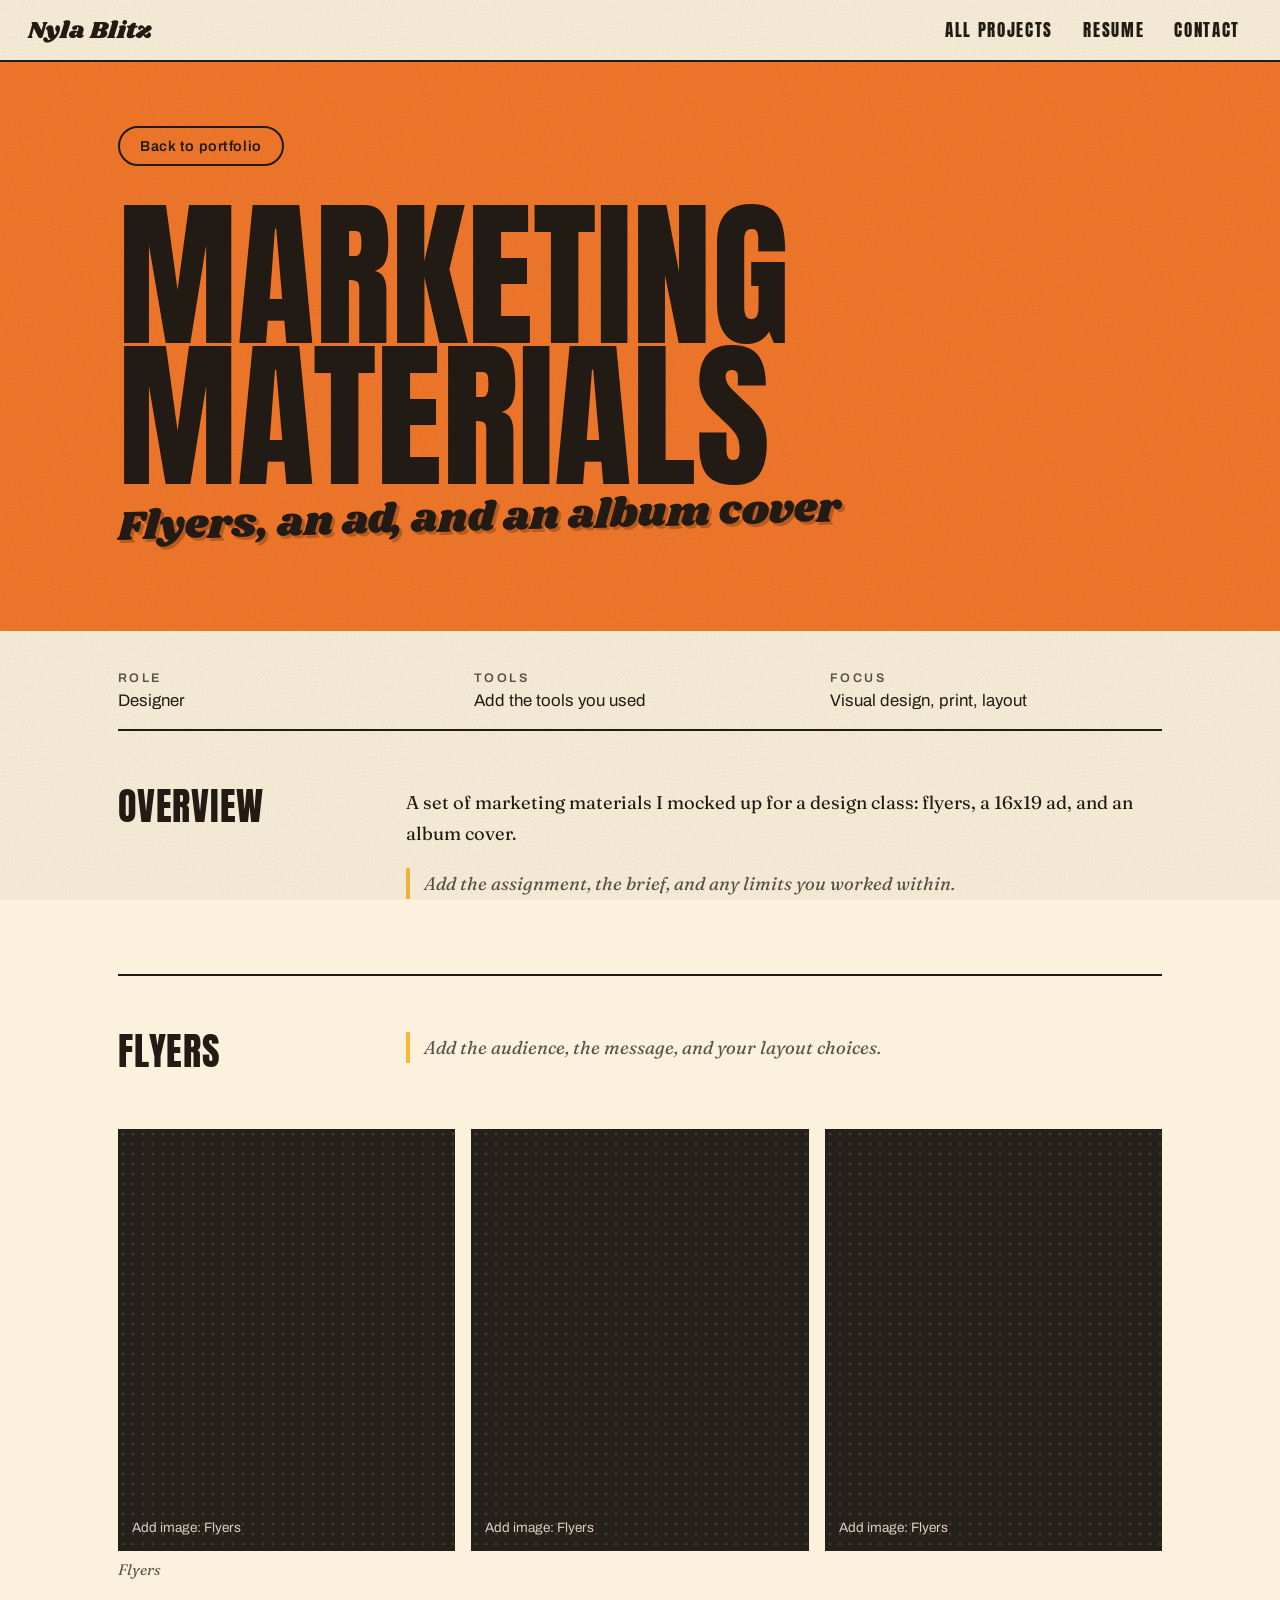
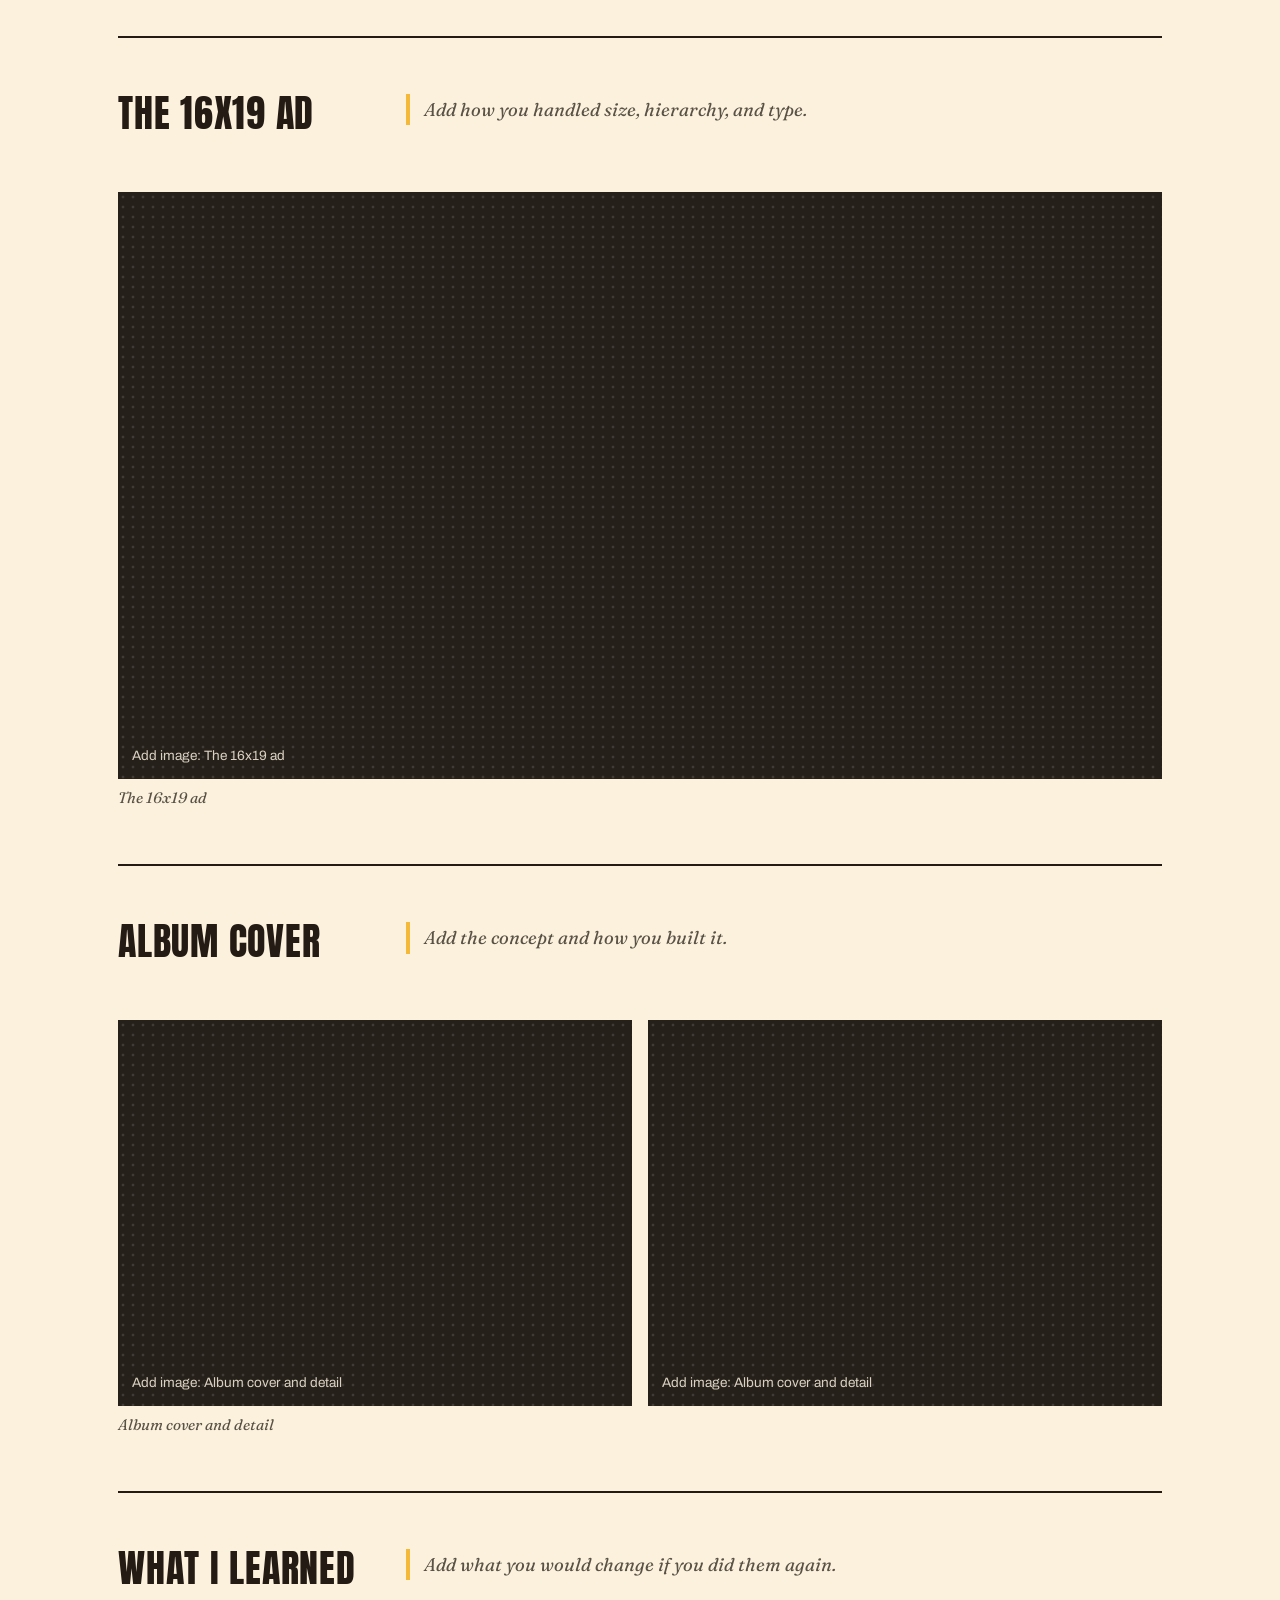
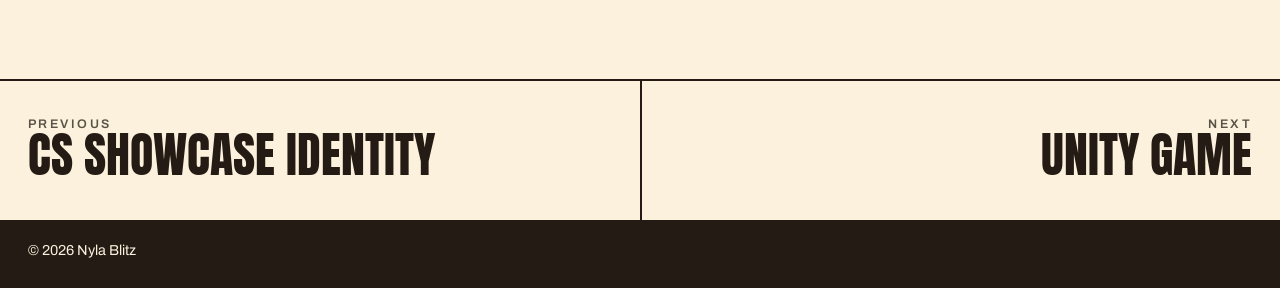
<file: case-marketing.html>
<!DOCTYPE html>
<html lang="en">
<head>
<meta charset="utf-8">
<meta name="viewport" content="width=device-width, initial-scale=1, viewport-fit=cover">
<title>Marketing Materials | Nyla Blitz</title>
<meta name="description" content="Case study: Marketing Materials, by Nyla Blitz.">
<link rel="preconnect" href="https://fonts.googleapis.com">
<link rel="preconnect" href="https://fonts.gstatic.com" crossorigin>
<link href="https://fonts.googleapis.com/css2?family=Anton&family=Shrikhand&family=Archivo:wght@400;600&family=Fraunces:ital,opsz,wght@0,9..144,400;0,9..144,600;1,9..144,400&display=swap" rel="stylesheet">
<link rel="stylesheet" href="case.css">
</head>
<body>
<header class="top"><a class="logo" href="index.html">Nyla Blitz</a>
  <nav aria-label="Main"><a href="index.html#work">All projects</a><a class="hide-sm" href="index.html#resume">Resume</a><a href="index.html#contact">Contact</a></nav></header>
<main>
  <div class="chero" style="--c:var(--orange);--t:var(--ink)"><div class="in">
    <a class="back" href="index.html#marketing">Back to portfolio</a>
    <h1>Marketing Materials</h1>
    <p class="sub">Flyers, an ad, and an album cover</p>
  </div></div>
  <div class="in">
    <dl class="meta"><div><dt>Role</dt><dd>Designer</dd></div><div><dt>Tools</dt><dd>Add the tools you used</dd></div><div><dt>Focus</dt><dd>Visual design, print, layout</dd></div></dl>
    <!-- To add an image: replace a <div class="shot">...</div> with <div class="shot"><img src="your-image.webp" alt="Describe the image"></div> -->
    <section class="sec"><h2>Overview</h2><div class="txt"><p>A set of marketing materials I mocked up for a design class: flyers, a 16x19 ad, and an album cover.</p><p class="todo">Add the assignment, the brief, and any limits you worked within.</p></div></section><section class="sec"><h2>Flyers</h2><div class="txt"><p class="todo">Add the audience, the message, and your layout choices.</p></div><div class="figs"><figure class="f"><div class="g g3"><div class="shot"><span>Add image: Flyers</span></div><div class="shot"><span>Add image: Flyers</span></div><div class="shot"><span>Add image: Flyers</span></div></div><figcaption>Flyers</figcaption></figure></div></section><section class="sec"><h2>The 16x19 ad</h2><div class="txt"><p class="todo">Add how you handled size, hierarchy, and type.</p></div><div class="figs"><figure class="f"><div class="shot"><span>Add image: The 16x19 ad</span></div><figcaption>The 16x19 ad</figcaption></figure></div></section><section class="sec"><h2>Album cover</h2><div class="txt"><p class="todo">Add the concept and how you built it.</p></div><div class="figs"><figure class="f"><div class="g g2"><div class="shot"><span>Add image: Album cover and detail</span></div><div class="shot"><span>Add image: Album cover and detail</span></div></div><figcaption>Album cover and detail</figcaption></figure></div></section><section class="sec"><h2>What I learned</h2><div class="txt"><p class="todo">Add what you would change if you did them again.</p></div></section>
  </div>
  <nav class="pn" aria-label="More projects">
    <a href="case-showcase.html"><small>Previous</small><b>CS Showcase Identity</b></a>
    <a class="nx" href="case-game.html"><small>Next</small><b>Unity Game</b></a>
  </nav>
</main>
<footer>© 2026 Nyla Blitz</footer>
</body>
</html>
</file>
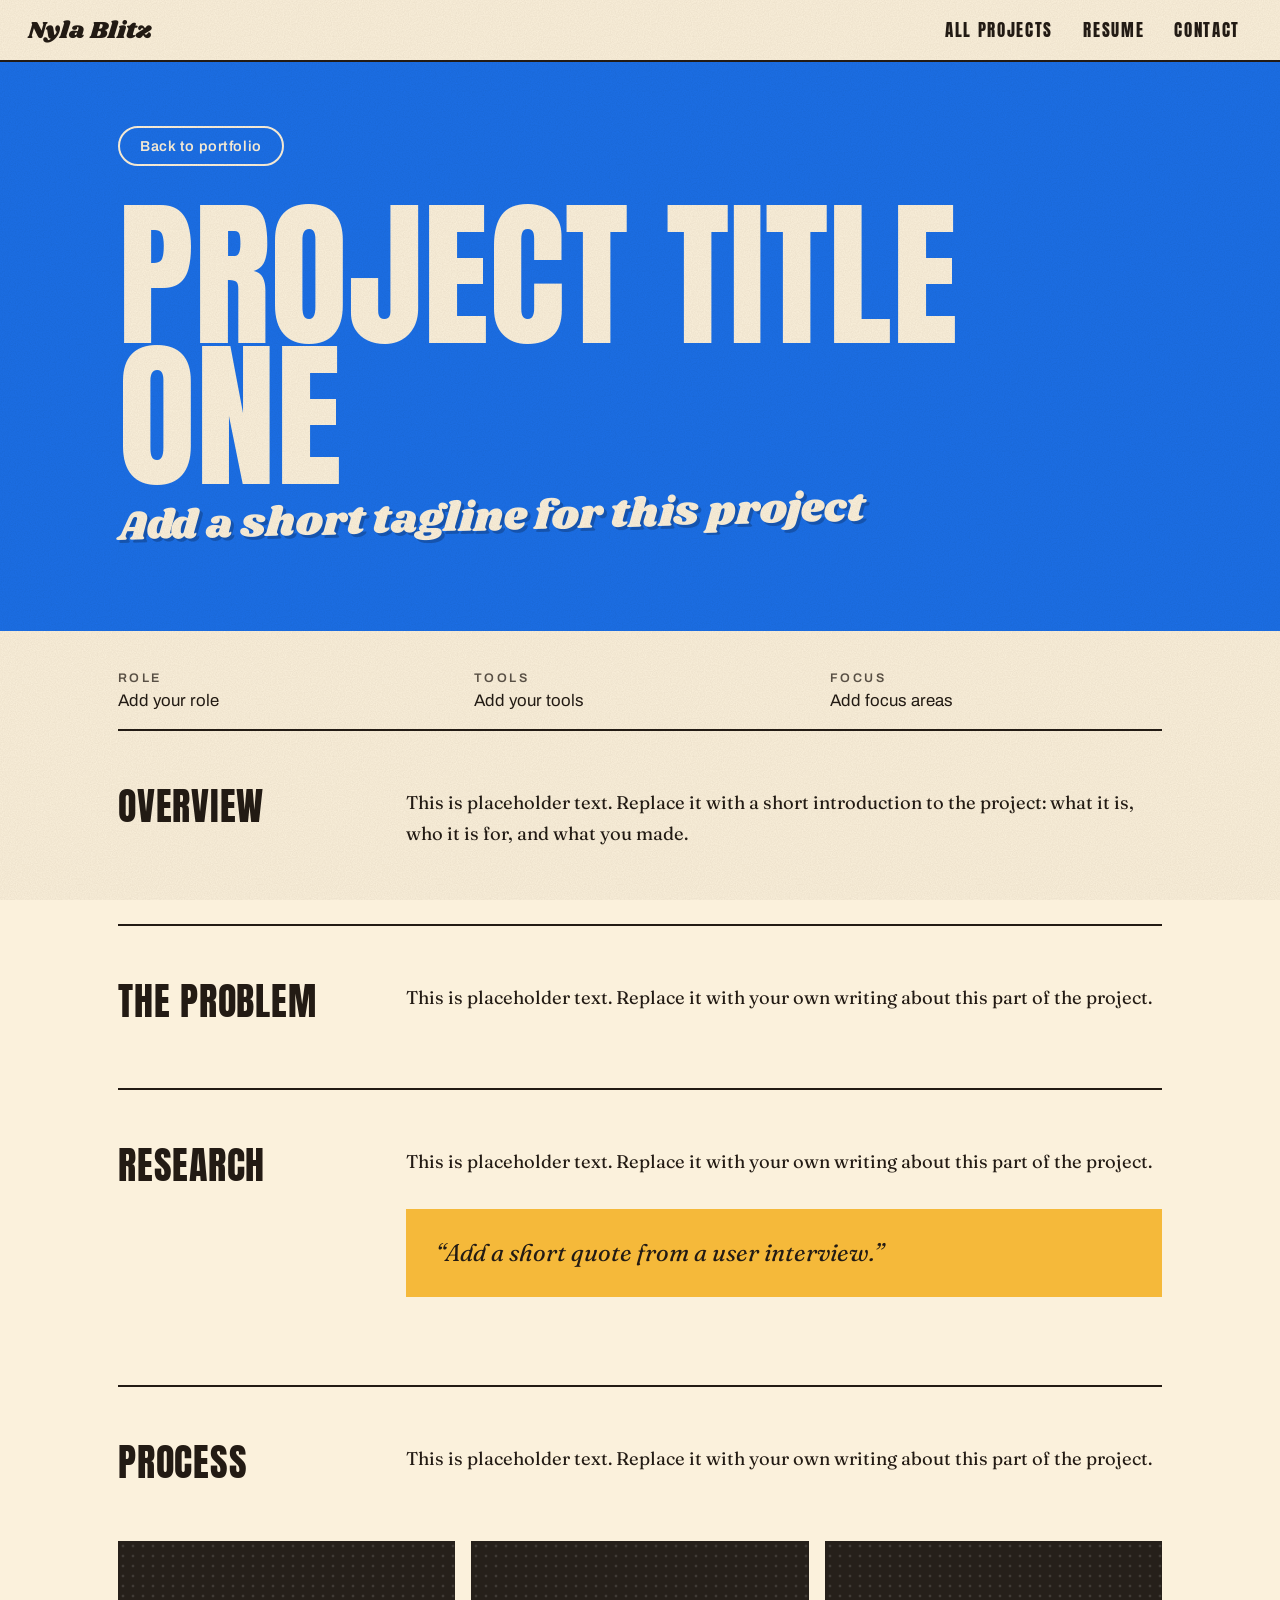
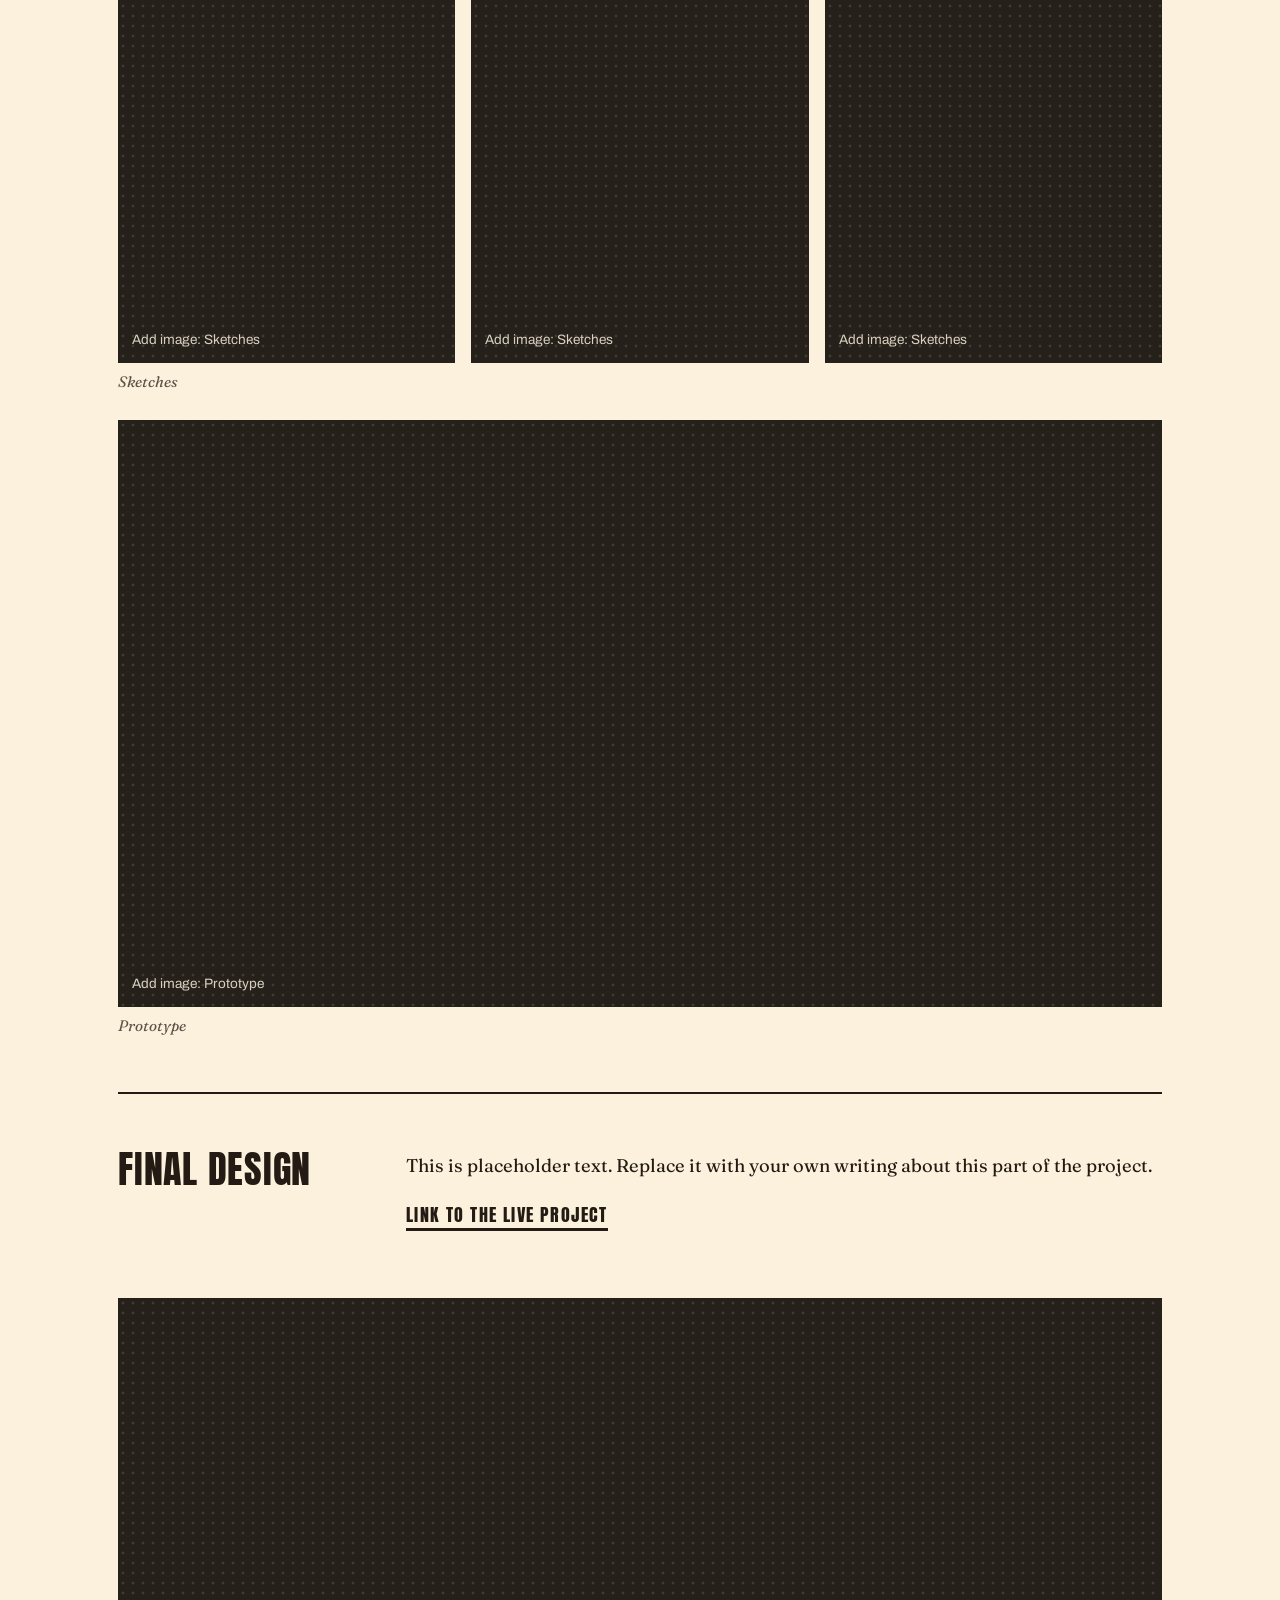
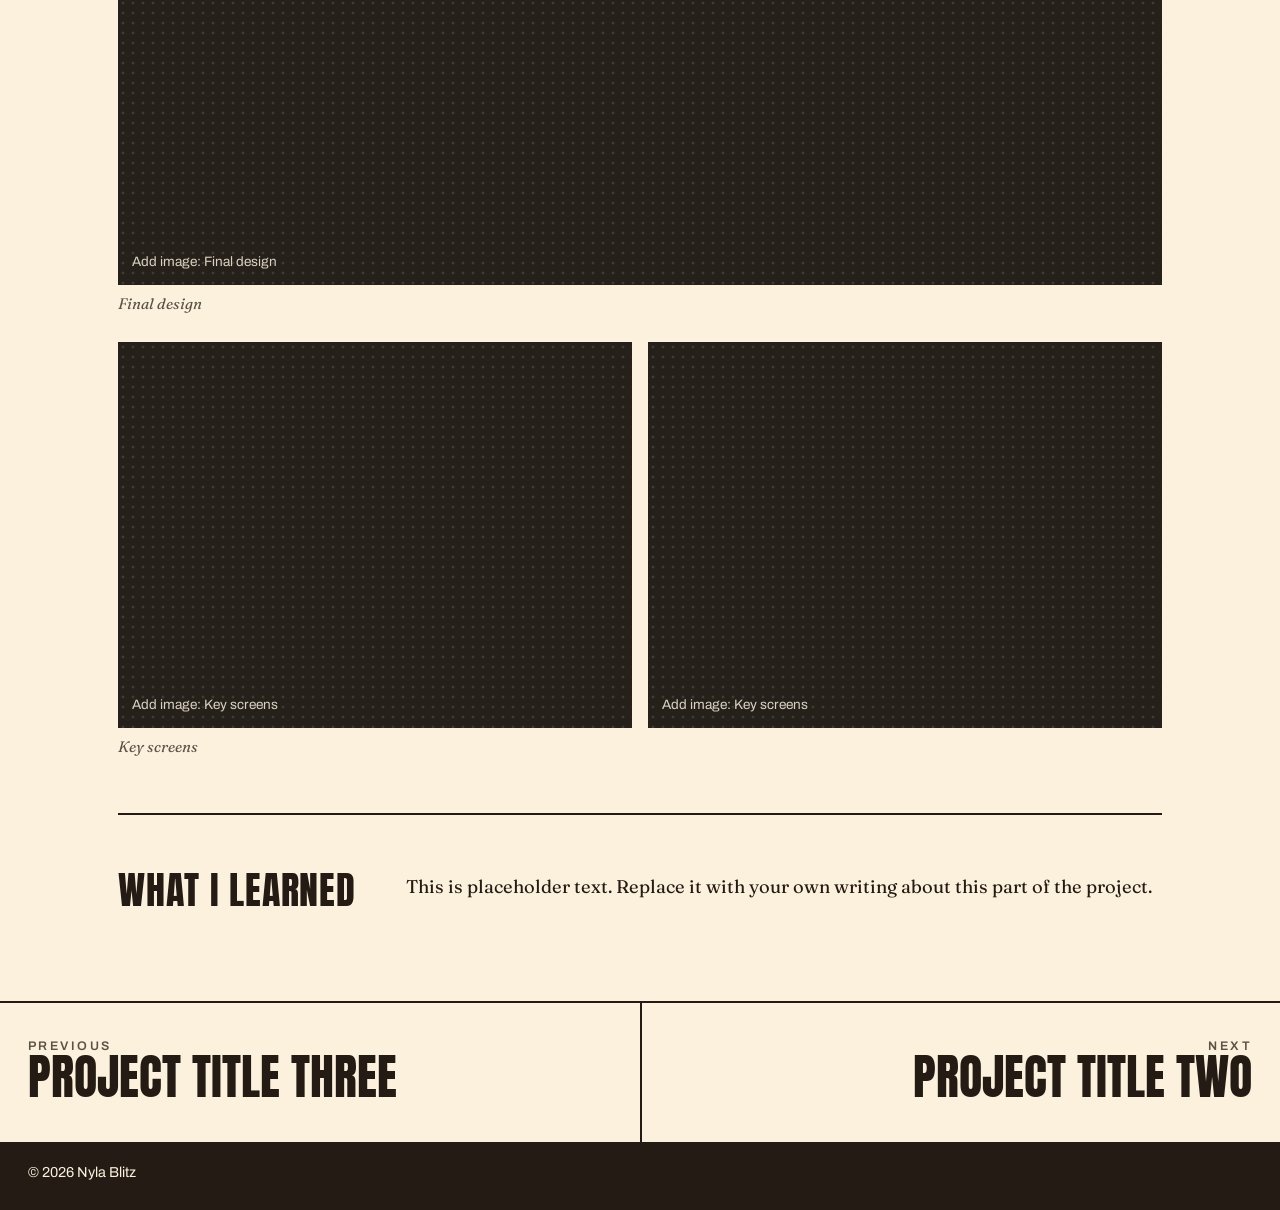
<file: case-project-1.html>
<!DOCTYPE html>
<html lang="en">
<head>
<meta charset="utf-8">
<meta name="viewport" content="width=device-width, initial-scale=1, viewport-fit=cover">
<title>Project Title One | Nyla Blitz</title>
<meta name="description" content="Case study by Nyla Blitz.">
<link rel="preconnect" href="https://fonts.googleapis.com">
<link rel="preconnect" href="https://fonts.gstatic.com" crossorigin>
<link href="https://fonts.googleapis.com/css2?family=Anton&family=Shrikhand&family=Archivo:wght@400;600&family=Fraunces:ital,opsz,wght@0,9..144,400;0,9..144,600;1,9..144,400&display=swap" rel="stylesheet">
<link rel="stylesheet" href="case.css">
</head>
<body>
<header class="top"><a class="logo" href="index.html">Nyla Blitz</a>
  <nav aria-label="Main"><a href="index.html#work">All projects</a><a class="hide-sm" href="index.html#resume">Resume</a><a href="index.html#contact">Contact</a></nav></header>
<main>
  <div class="chero" style="--c:var(--cobalt);--t:var(--cream)"><div class="in">
    <a class="back" href="index.html#more">Back to portfolio</a>
    <h1>Project Title One</h1>
    <p class="sub">Add a short tagline for this project</p>
  </div></div>
  <div class="in">
    <dl class="meta"><div><dt>Role</dt><dd>Add your role</dd></div><div><dt>Tools</dt><dd>Add your tools</dd></div><div><dt>Focus</dt><dd>Add focus areas</dd></div></dl>
    <!-- To add an image: replace a <div class="shot">...</div> with <div class="shot"><img src="your-image.webp" alt="Describe the image"></div> -->
    <section class="sec"><h2>Overview</h2><div class="txt"><p>This is placeholder text. Replace it with a short introduction to the project: what it is, who it is for, and what you made.</p></div></section><section class="sec"><h2>The problem</h2><div class="txt"><p>This is placeholder text. Replace it with your own writing about this part of the project.</p></div></section><section class="sec"><h2>Research</h2><div class="txt"><p>This is placeholder text. Replace it with your own writing about this part of the project.</p><blockquote class="quote">“Add a short quote from a user interview.”</blockquote></div></section><section class="sec"><h2>Process</h2><div class="txt"><p>This is placeholder text. Replace it with your own writing about this part of the project.</p></div><div class="figs"><figure class="f"><div class="g g3"><div class="shot"><span>Add image: Sketches</span></div><div class="shot"><span>Add image: Sketches</span></div><div class="shot"><span>Add image: Sketches</span></div></div><figcaption>Sketches</figcaption></figure><figure class="f"><div class="shot"><span>Add image: Prototype</span></div><figcaption>Prototype</figcaption></figure></div></section><section class="sec"><h2>Final design</h2><div class="txt"><p>This is placeholder text. Replace it with your own writing about this part of the project.</p><p><a class="link" href="#">Link to the live project</a></p></div><div class="figs"><figure class="f"><div class="shot"><span>Add image: Final design</span></div><figcaption>Final design</figcaption></figure><figure class="f"><div class="g g2"><div class="shot"><span>Add image: Key screens</span></div><div class="shot"><span>Add image: Key screens</span></div></div><figcaption>Key screens</figcaption></figure></div></section><section class="sec"><h2>What I learned</h2><div class="txt"><p>This is placeholder text. Replace it with your own writing about this part of the project.</p></div></section>
  </div>
  <nav class="pn" aria-label="More projects">
    <a href="case-project-3.html"><small>Previous</small><b>Project Title Three</b></a>
    <a class="nx" href="case-project-2.html"><small>Next</small><b>Project Title Two</b></a>
  </nav>
</main>
<footer>© 2026 Nyla Blitz</footer>
</body>
</html>
</file>
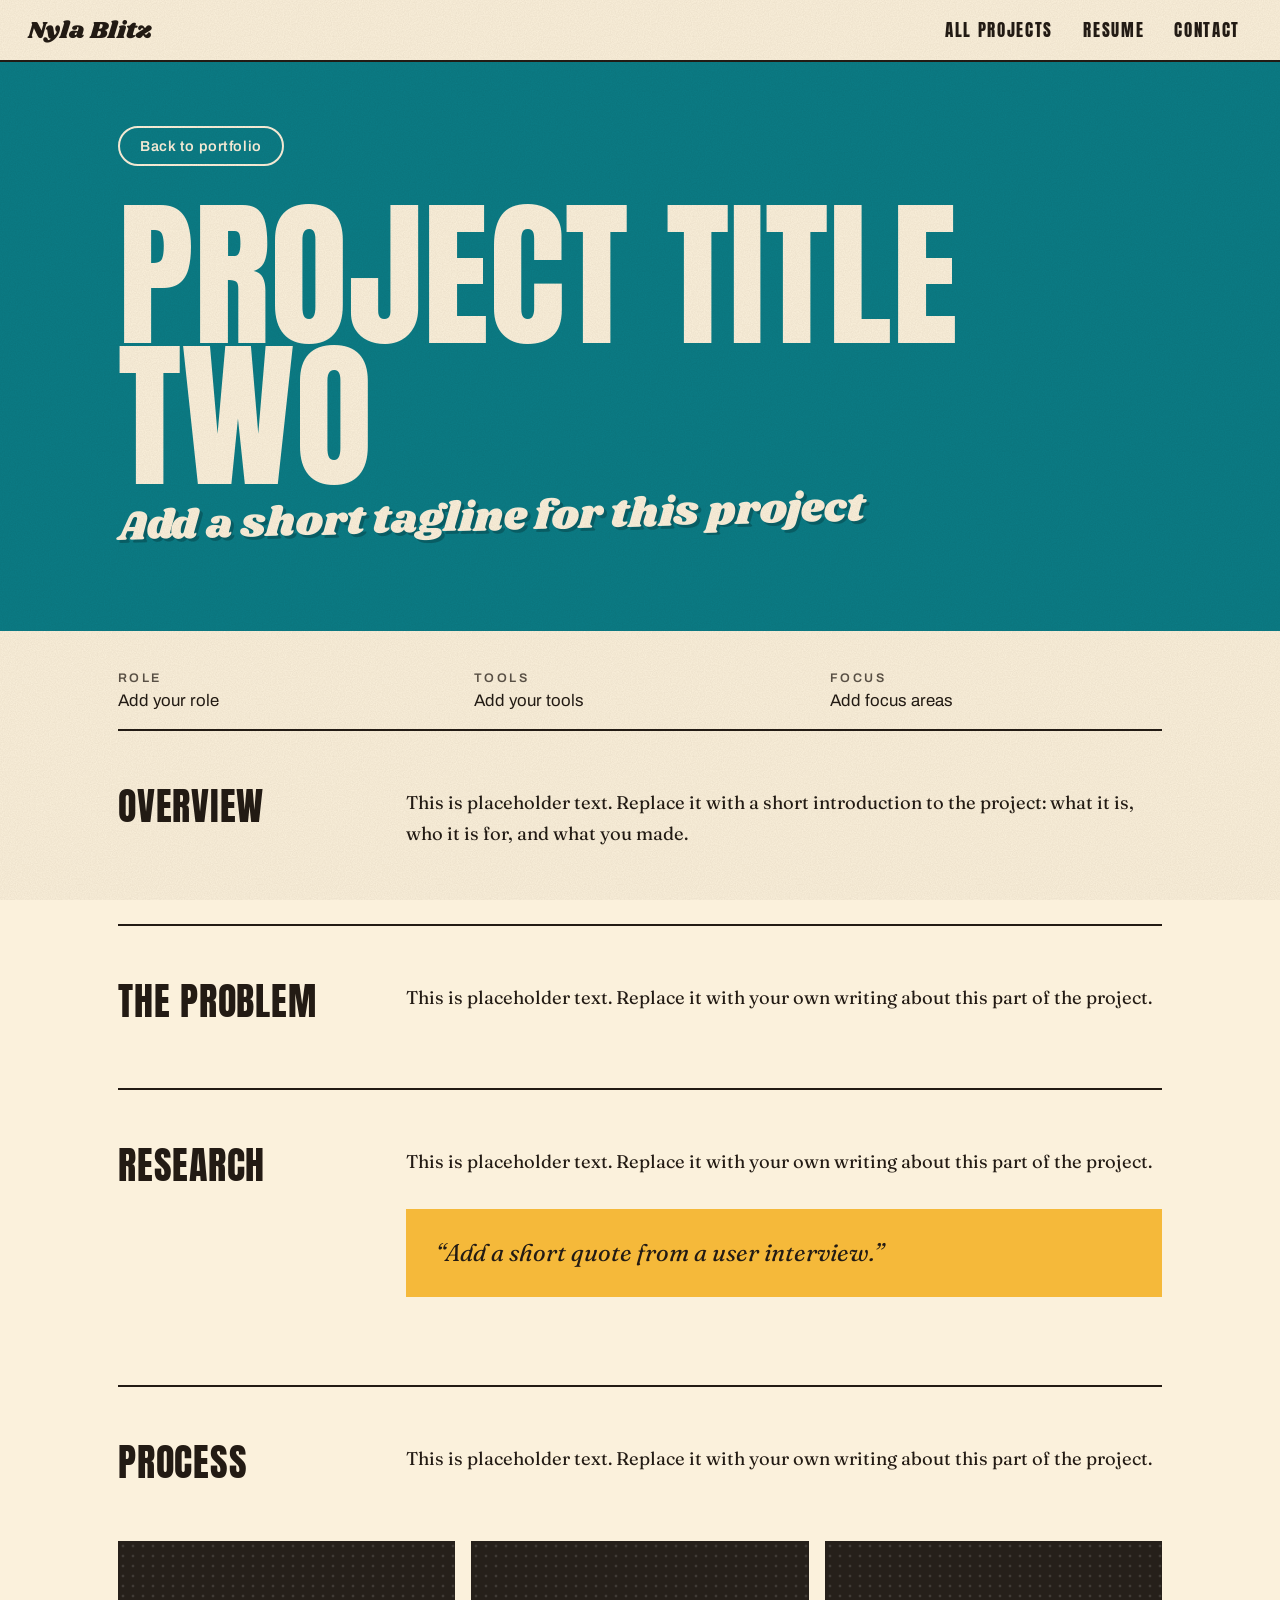
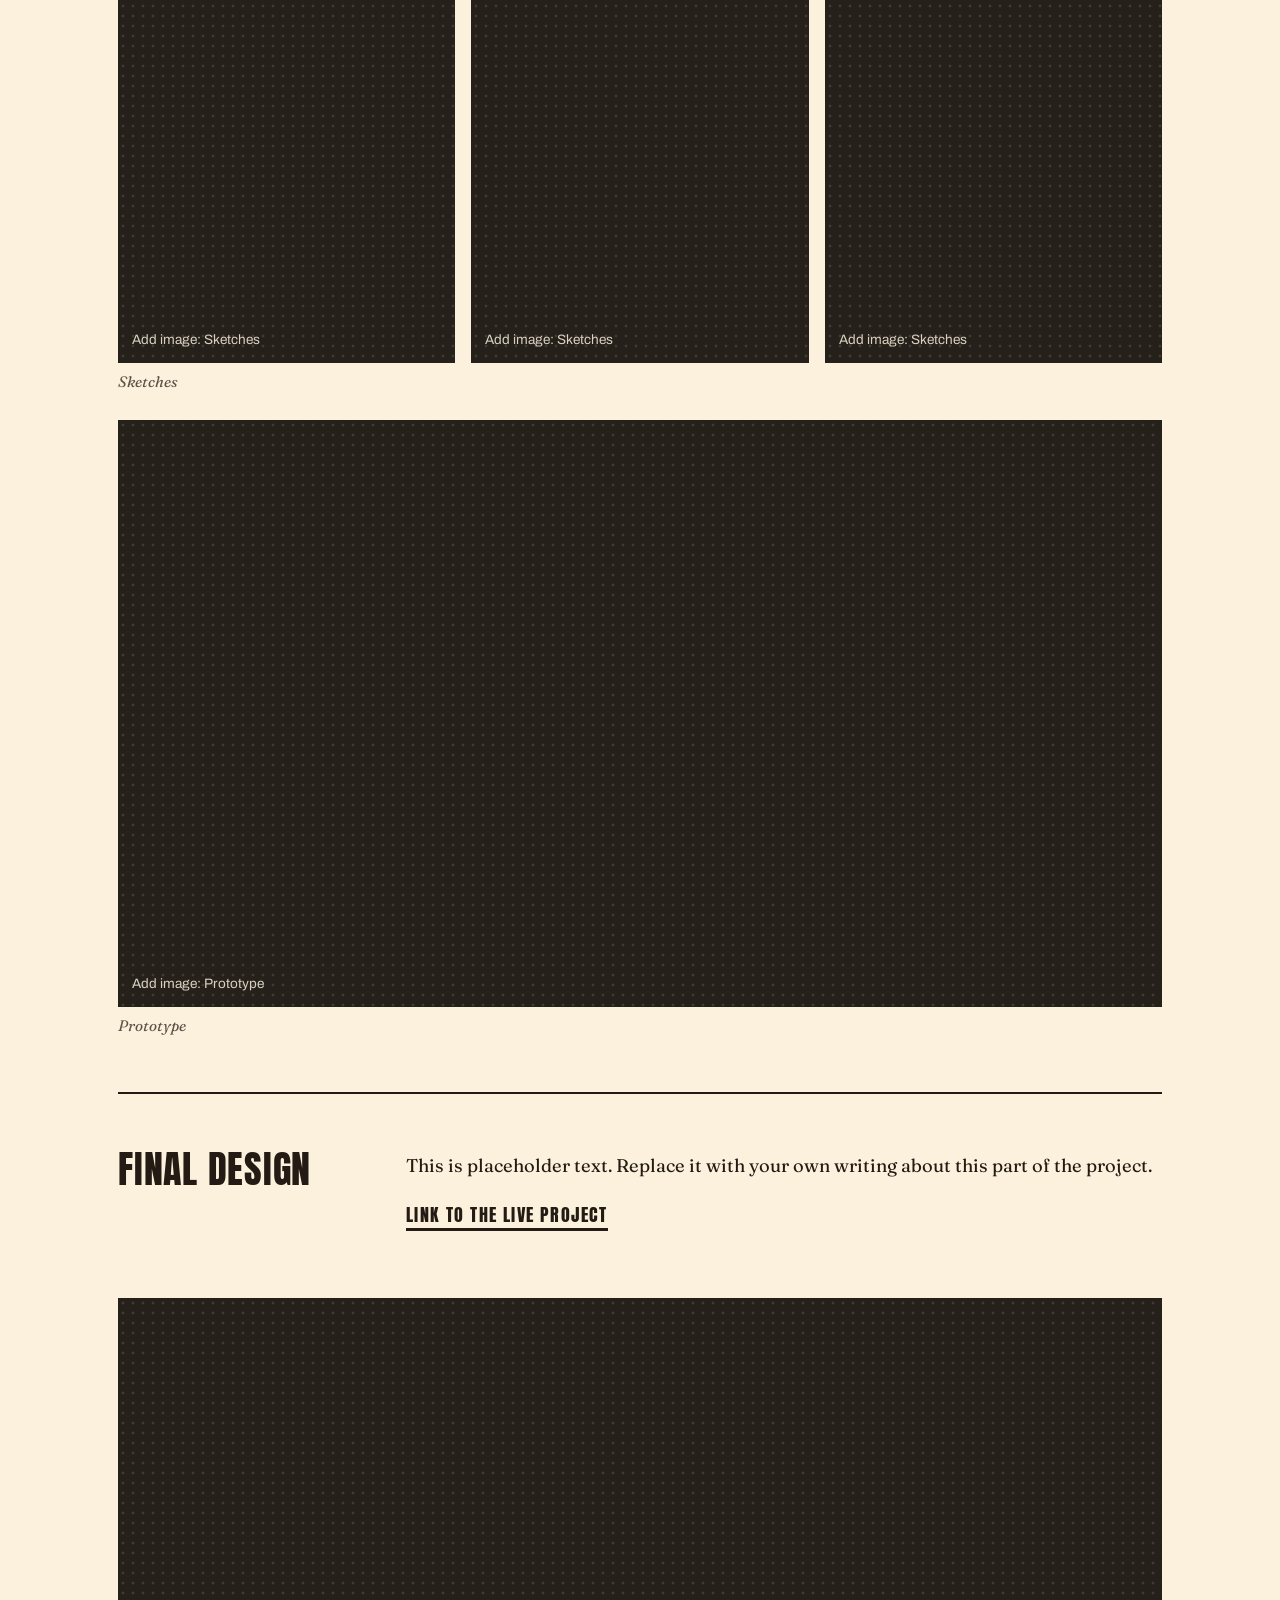
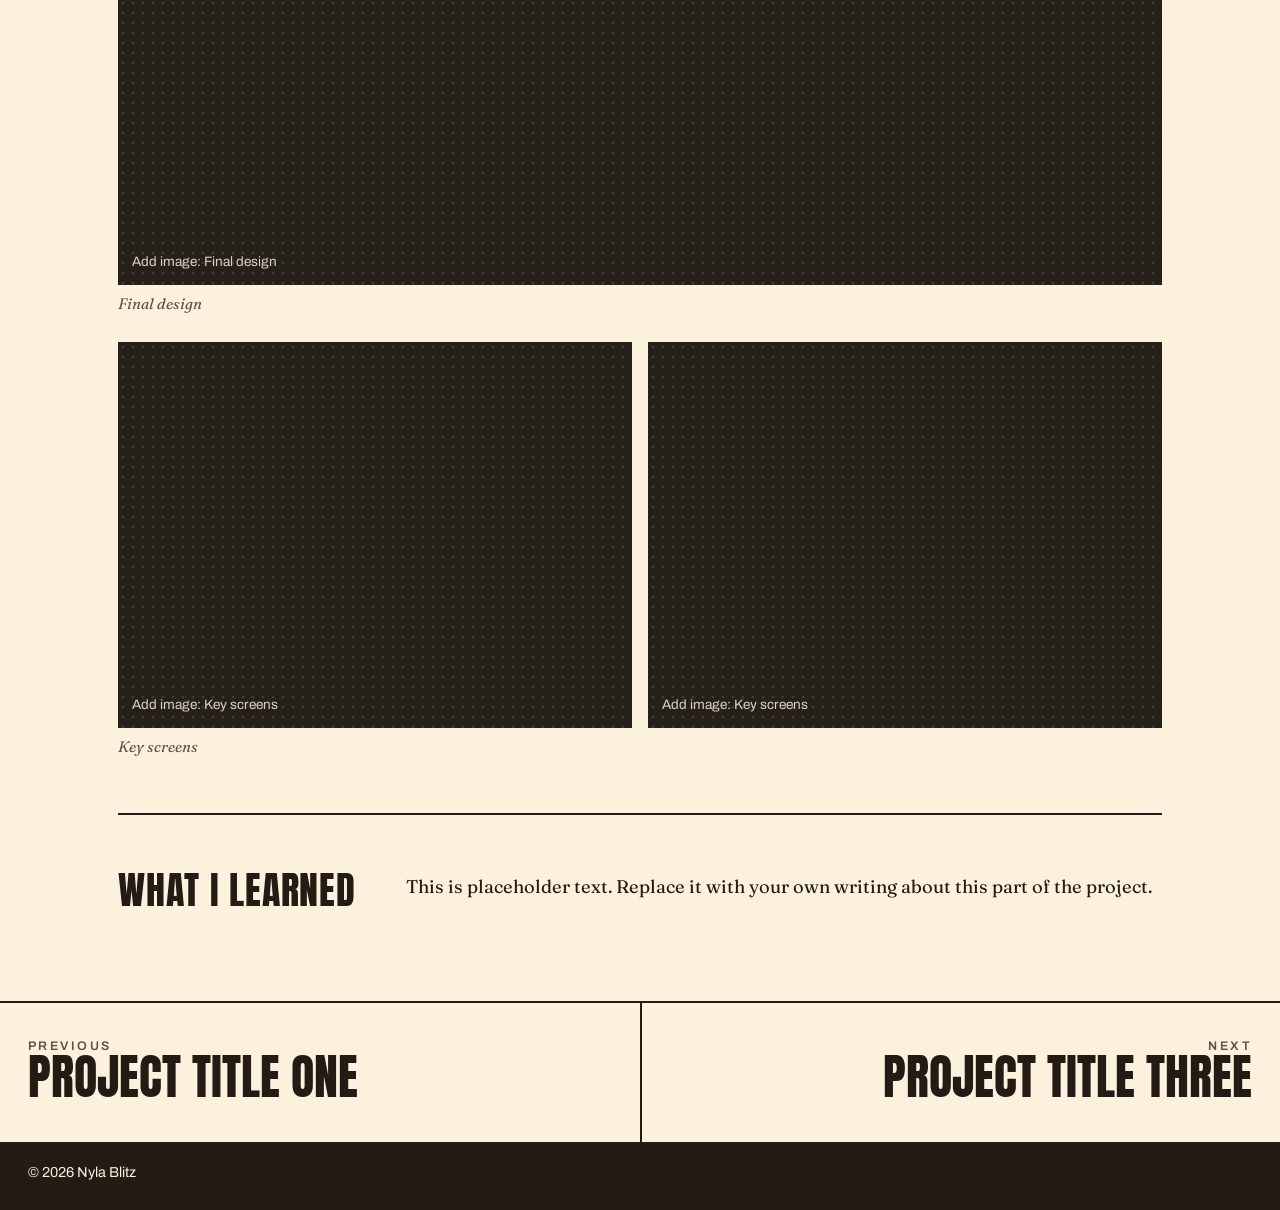
<file: case-project-2.html>
<!DOCTYPE html>
<html lang="en">
<head>
<meta charset="utf-8">
<meta name="viewport" content="width=device-width, initial-scale=1, viewport-fit=cover">
<title>Project Title Two | Nyla Blitz</title>
<meta name="description" content="Case study by Nyla Blitz.">
<link rel="preconnect" href="https://fonts.googleapis.com">
<link rel="preconnect" href="https://fonts.gstatic.com" crossorigin>
<link href="https://fonts.googleapis.com/css2?family=Anton&family=Shrikhand&family=Archivo:wght@400;600&family=Fraunces:ital,opsz,wght@0,9..144,400;0,9..144,600;1,9..144,400&display=swap" rel="stylesheet">
<link rel="stylesheet" href="case.css">
</head>
<body>
<header class="top"><a class="logo" href="index.html">Nyla Blitz</a>
  <nav aria-label="Main"><a href="index.html#work">All projects</a><a class="hide-sm" href="index.html#resume">Resume</a><a href="index.html#contact">Contact</a></nav></header>
<main>
  <div class="chero" style="--c:var(--teal);--t:var(--cream)"><div class="in">
    <a class="back" href="index.html#more">Back to portfolio</a>
    <h1>Project Title Two</h1>
    <p class="sub">Add a short tagline for this project</p>
  </div></div>
  <div class="in">
    <dl class="meta"><div><dt>Role</dt><dd>Add your role</dd></div><div><dt>Tools</dt><dd>Add your tools</dd></div><div><dt>Focus</dt><dd>Add focus areas</dd></div></dl>
    <!-- To add an image: replace a <div class="shot">...</div> with <div class="shot"><img src="your-image.webp" alt="Describe the image"></div> -->
    <section class="sec"><h2>Overview</h2><div class="txt"><p>This is placeholder text. Replace it with a short introduction to the project: what it is, who it is for, and what you made.</p></div></section><section class="sec"><h2>The problem</h2><div class="txt"><p>This is placeholder text. Replace it with your own writing about this part of the project.</p></div></section><section class="sec"><h2>Research</h2><div class="txt"><p>This is placeholder text. Replace it with your own writing about this part of the project.</p><blockquote class="quote">“Add a short quote from a user interview.”</blockquote></div></section><section class="sec"><h2>Process</h2><div class="txt"><p>This is placeholder text. Replace it with your own writing about this part of the project.</p></div><div class="figs"><figure class="f"><div class="g g3"><div class="shot"><span>Add image: Sketches</span></div><div class="shot"><span>Add image: Sketches</span></div><div class="shot"><span>Add image: Sketches</span></div></div><figcaption>Sketches</figcaption></figure><figure class="f"><div class="shot"><span>Add image: Prototype</span></div><figcaption>Prototype</figcaption></figure></div></section><section class="sec"><h2>Final design</h2><div class="txt"><p>This is placeholder text. Replace it with your own writing about this part of the project.</p><p><a class="link" href="#">Link to the live project</a></p></div><div class="figs"><figure class="f"><div class="shot"><span>Add image: Final design</span></div><figcaption>Final design</figcaption></figure><figure class="f"><div class="g g2"><div class="shot"><span>Add image: Key screens</span></div><div class="shot"><span>Add image: Key screens</span></div></div><figcaption>Key screens</figcaption></figure></div></section><section class="sec"><h2>What I learned</h2><div class="txt"><p>This is placeholder text. Replace it with your own writing about this part of the project.</p></div></section>
  </div>
  <nav class="pn" aria-label="More projects">
    <a href="case-project-1.html"><small>Previous</small><b>Project Title One</b></a>
    <a class="nx" href="case-project-3.html"><small>Next</small><b>Project Title Three</b></a>
  </nav>
</main>
<footer>© 2026 Nyla Blitz</footer>
</body>
</html>
</file>
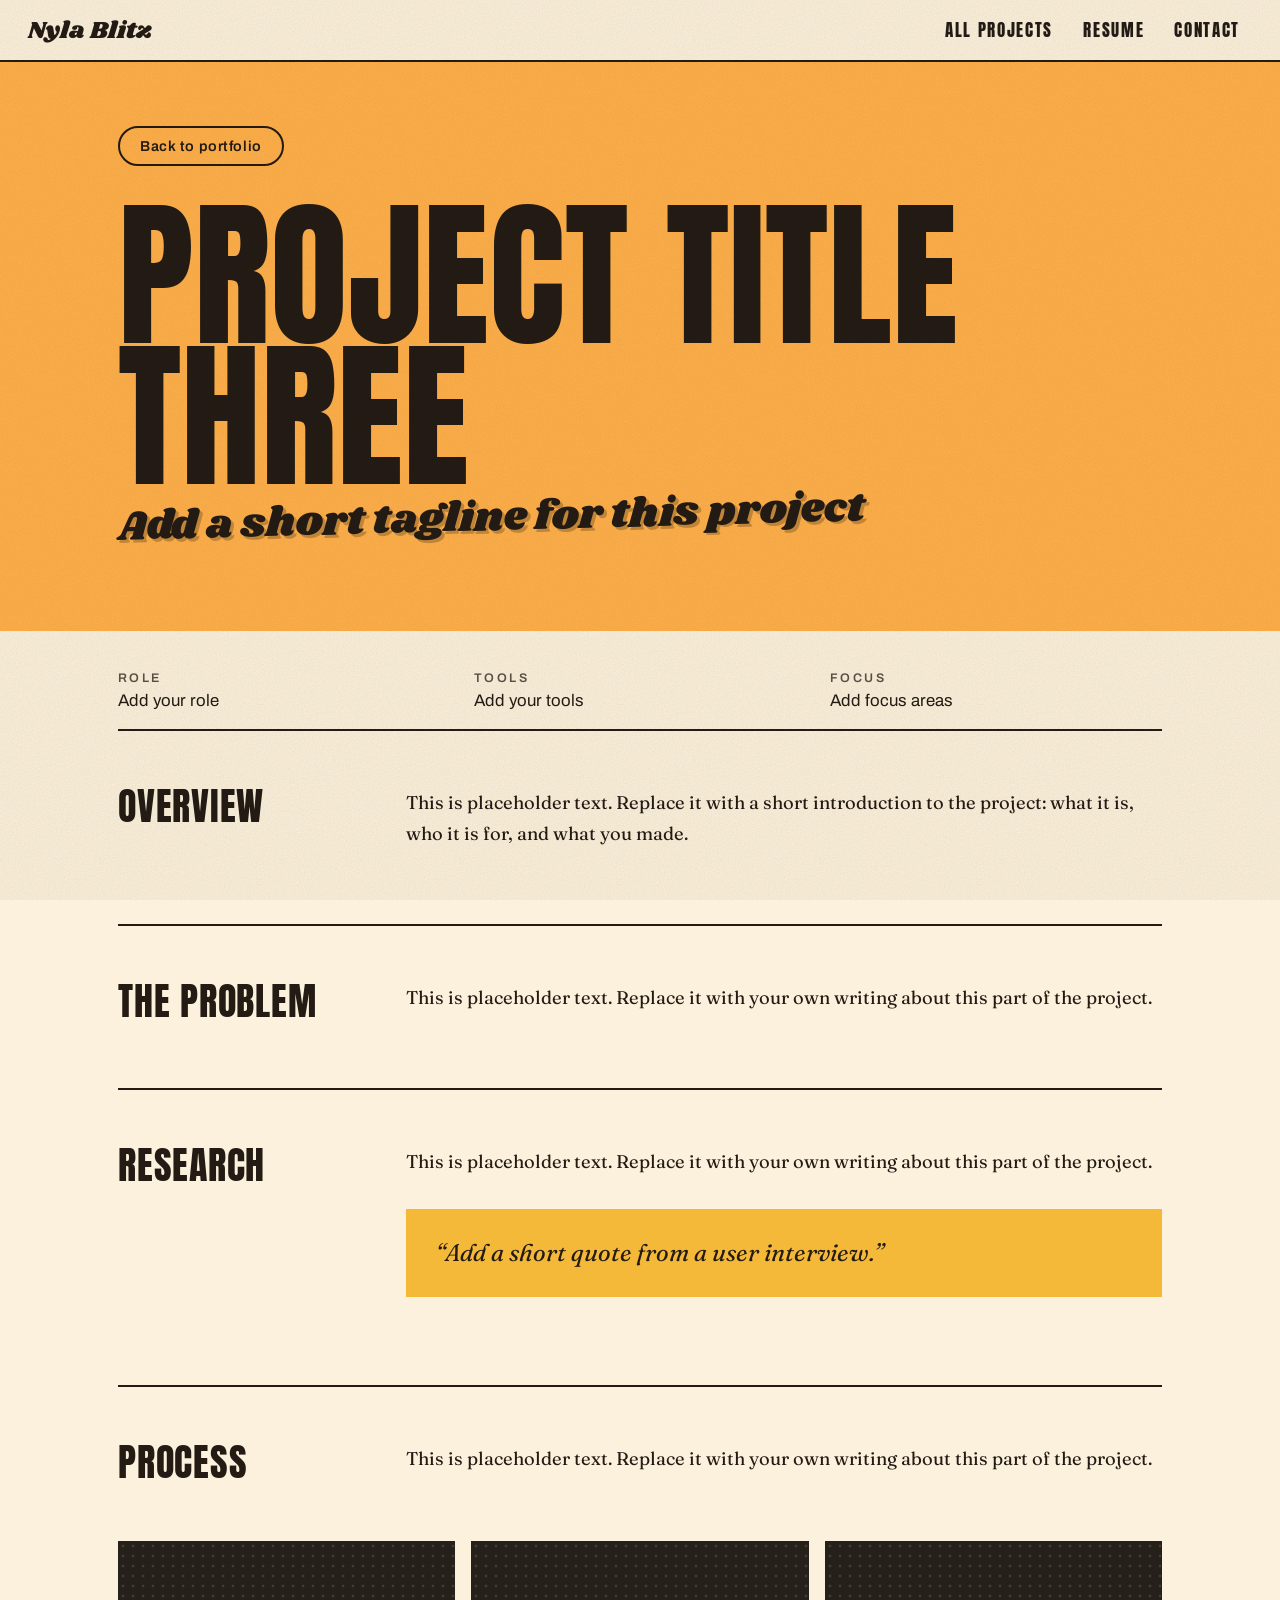
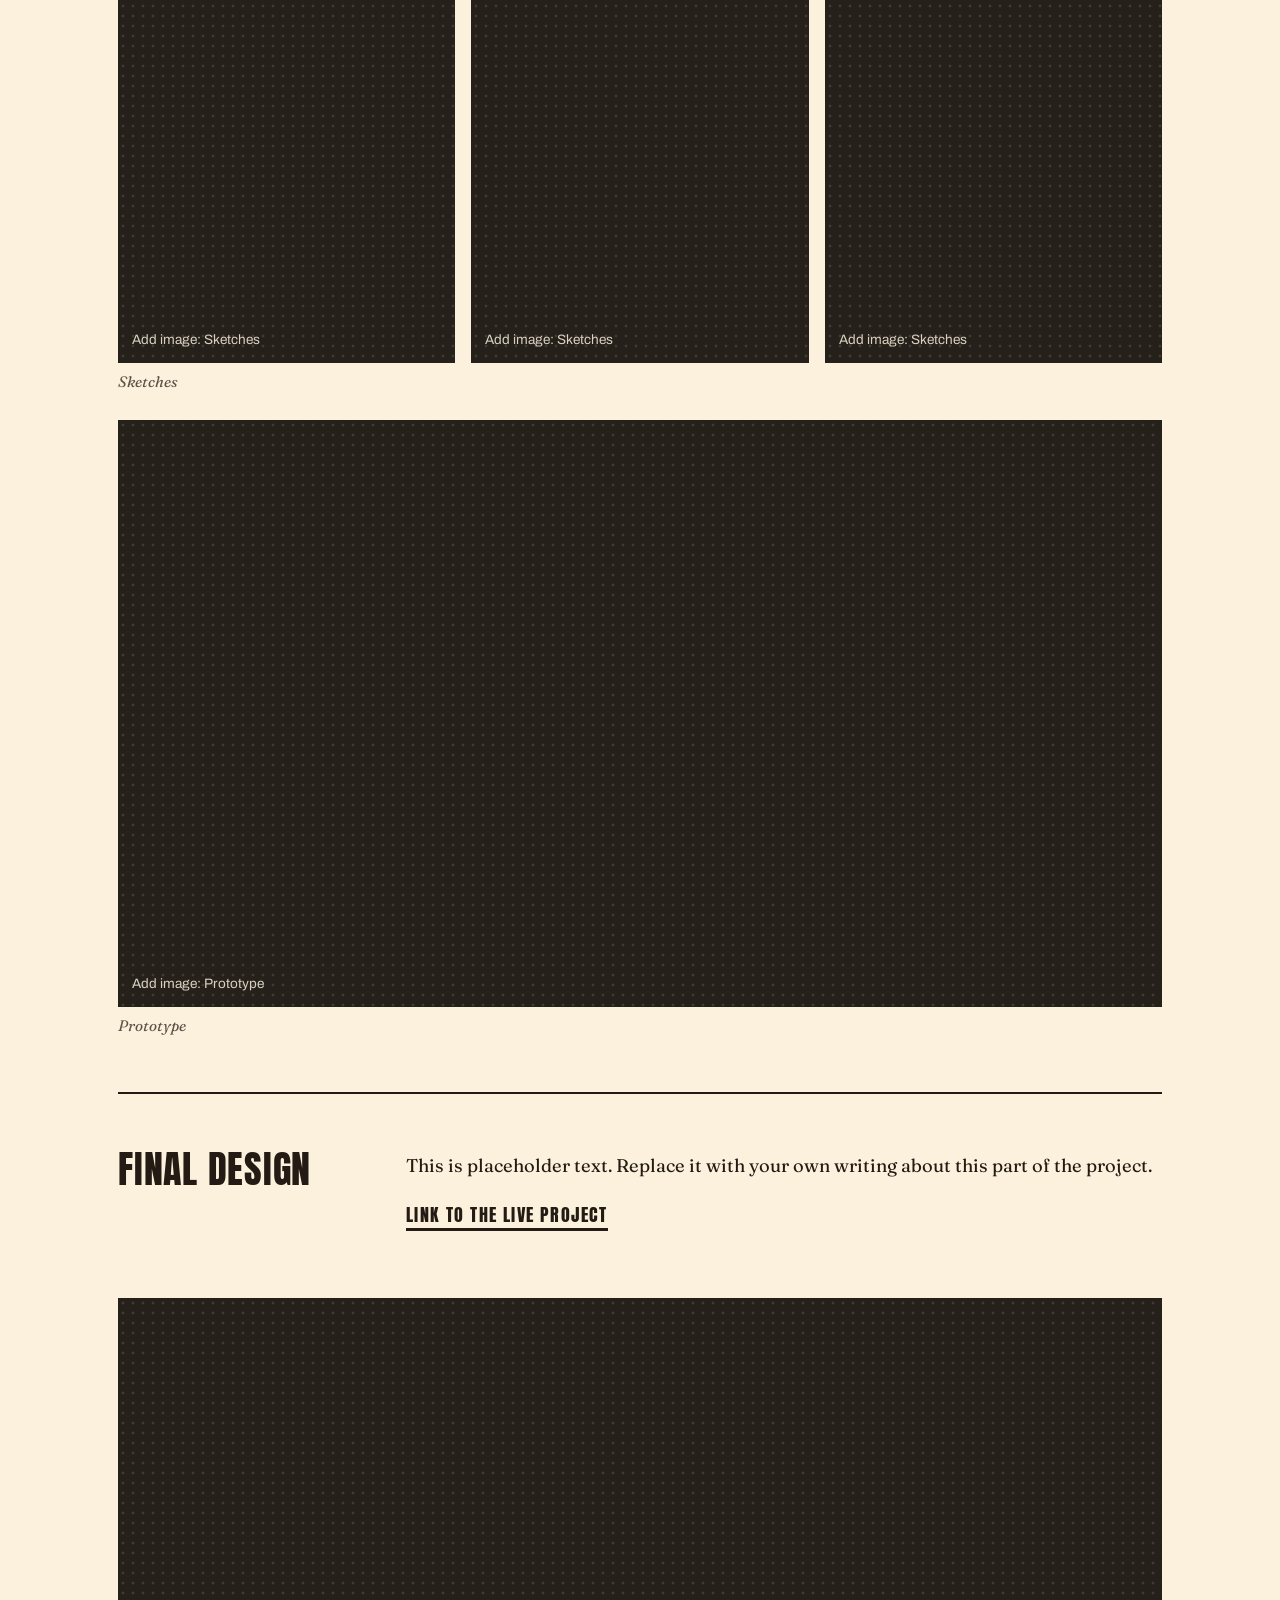
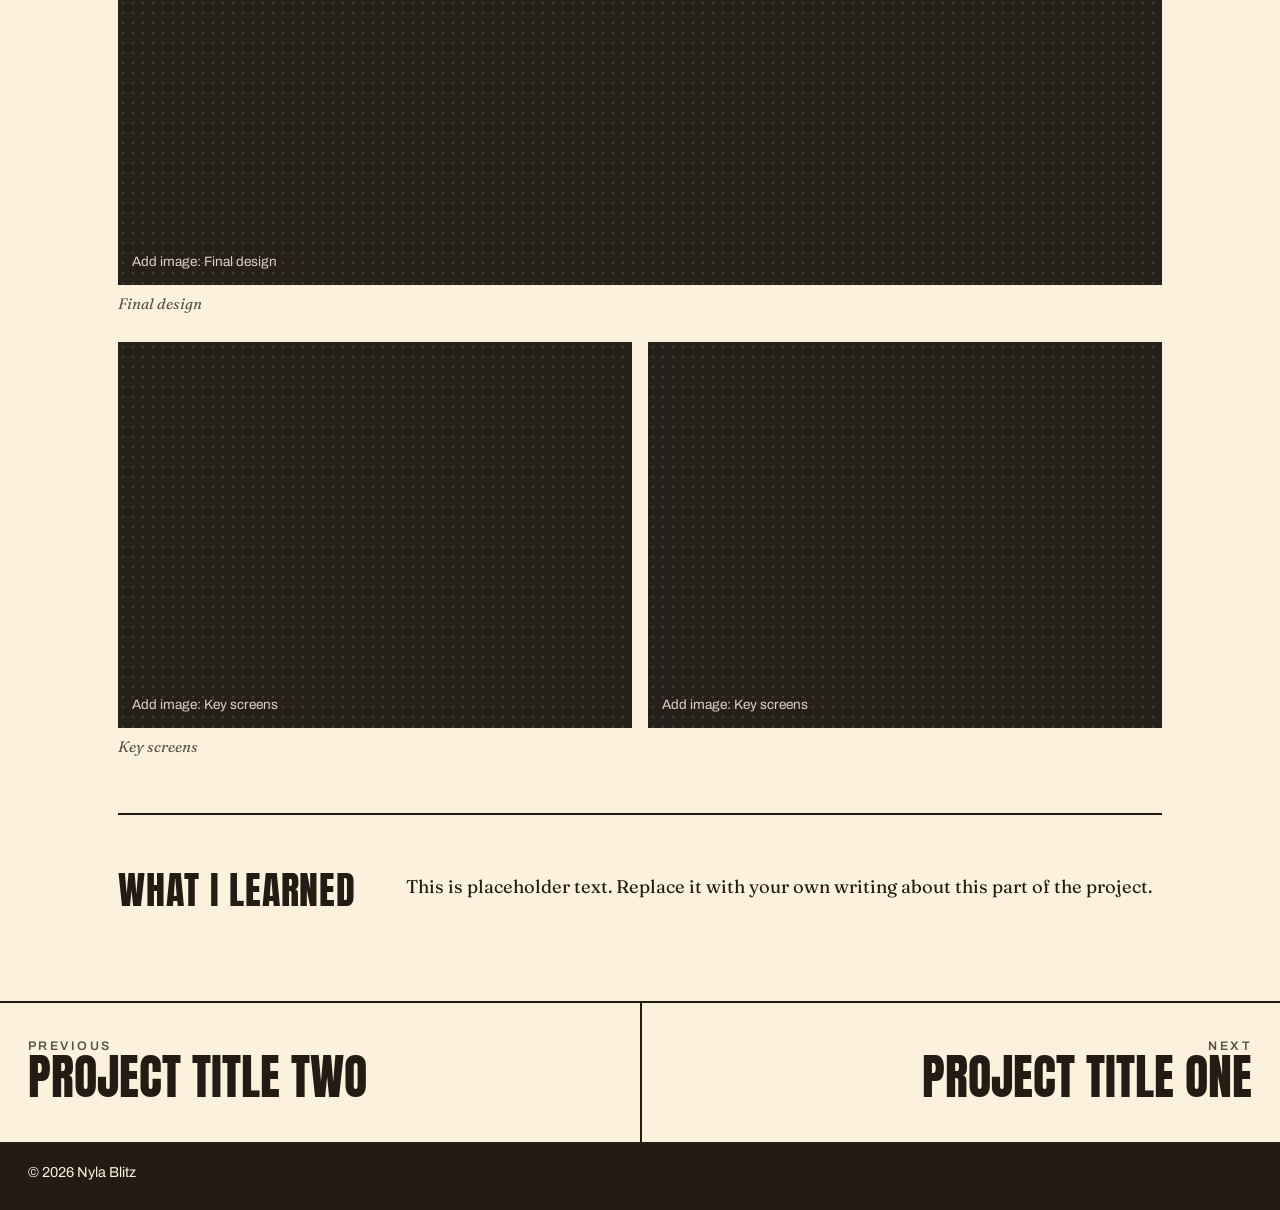
<file: case-project-3.html>
<!DOCTYPE html>
<html lang="en">
<head>
<meta charset="utf-8">
<meta name="viewport" content="width=device-width, initial-scale=1, viewport-fit=cover">
<title>Project Title Three | Nyla Blitz</title>
<meta name="description" content="Case study by Nyla Blitz.">
<link rel="preconnect" href="https://fonts.googleapis.com">
<link rel="preconnect" href="https://fonts.gstatic.com" crossorigin>
<link href="https://fonts.googleapis.com/css2?family=Anton&family=Shrikhand&family=Archivo:wght@400;600&family=Fraunces:ital,opsz,wght@0,9..144,400;0,9..144,600;1,9..144,400&display=swap" rel="stylesheet">
<link rel="stylesheet" href="case.css">
</head>
<body>
<header class="top"><a class="logo" href="index.html">Nyla Blitz</a>
  <nav aria-label="Main"><a href="index.html#work">All projects</a><a class="hide-sm" href="index.html#resume">Resume</a><a href="index.html#contact">Contact</a></nav></header>
<main>
  <div class="chero" style="--c:var(--hot);--t:var(--ink)"><div class="in">
    <a class="back" href="index.html#more">Back to portfolio</a>
    <h1>Project Title Three</h1>
    <p class="sub">Add a short tagline for this project</p>
  </div></div>
  <div class="in">
    <dl class="meta"><div><dt>Role</dt><dd>Add your role</dd></div><div><dt>Tools</dt><dd>Add your tools</dd></div><div><dt>Focus</dt><dd>Add focus areas</dd></div></dl>
    <!-- To add an image: replace a <div class="shot">...</div> with <div class="shot"><img src="your-image.webp" alt="Describe the image"></div> -->
    <section class="sec"><h2>Overview</h2><div class="txt"><p>This is placeholder text. Replace it with a short introduction to the project: what it is, who it is for, and what you made.</p></div></section><section class="sec"><h2>The problem</h2><div class="txt"><p>This is placeholder text. Replace it with your own writing about this part of the project.</p></div></section><section class="sec"><h2>Research</h2><div class="txt"><p>This is placeholder text. Replace it with your own writing about this part of the project.</p><blockquote class="quote">“Add a short quote from a user interview.”</blockquote></div></section><section class="sec"><h2>Process</h2><div class="txt"><p>This is placeholder text. Replace it with your own writing about this part of the project.</p></div><div class="figs"><figure class="f"><div class="g g3"><div class="shot"><span>Add image: Sketches</span></div><div class="shot"><span>Add image: Sketches</span></div><div class="shot"><span>Add image: Sketches</span></div></div><figcaption>Sketches</figcaption></figure><figure class="f"><div class="shot"><span>Add image: Prototype</span></div><figcaption>Prototype</figcaption></figure></div></section><section class="sec"><h2>Final design</h2><div class="txt"><p>This is placeholder text. Replace it with your own writing about this part of the project.</p><p><a class="link" href="#">Link to the live project</a></p></div><div class="figs"><figure class="f"><div class="shot"><span>Add image: Final design</span></div><figcaption>Final design</figcaption></figure><figure class="f"><div class="g g2"><div class="shot"><span>Add image: Key screens</span></div><div class="shot"><span>Add image: Key screens</span></div></div><figcaption>Key screens</figcaption></figure></div></section><section class="sec"><h2>What I learned</h2><div class="txt"><p>This is placeholder text. Replace it with your own writing about this part of the project.</p></div></section>
  </div>
  <nav class="pn" aria-label="More projects">
    <a href="case-project-2.html"><small>Previous</small><b>Project Title Two</b></a>
    <a class="nx" href="case-project-1.html"><small>Next</small><b>Project Title One</b></a>
  </nav>
</main>
<footer>© 2026 Nyla Blitz</footer>
</body>
</html>
</file>
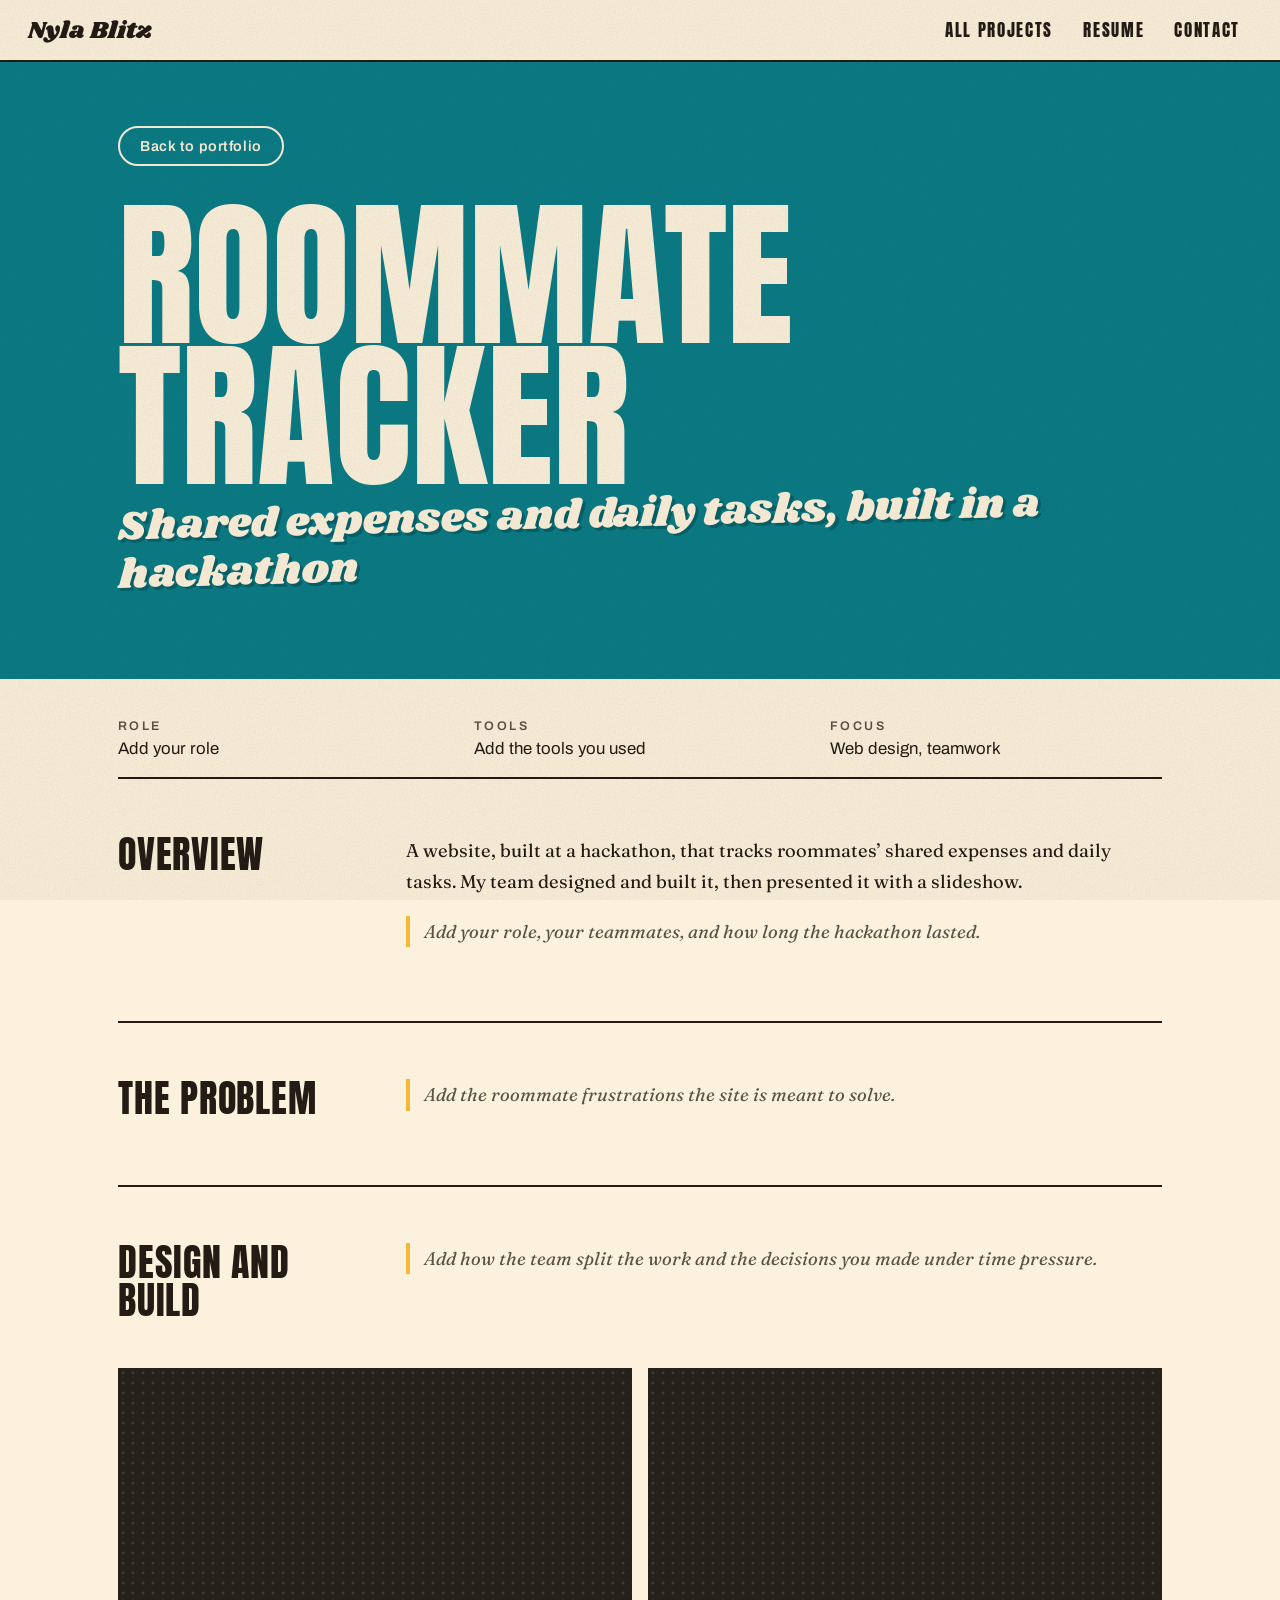
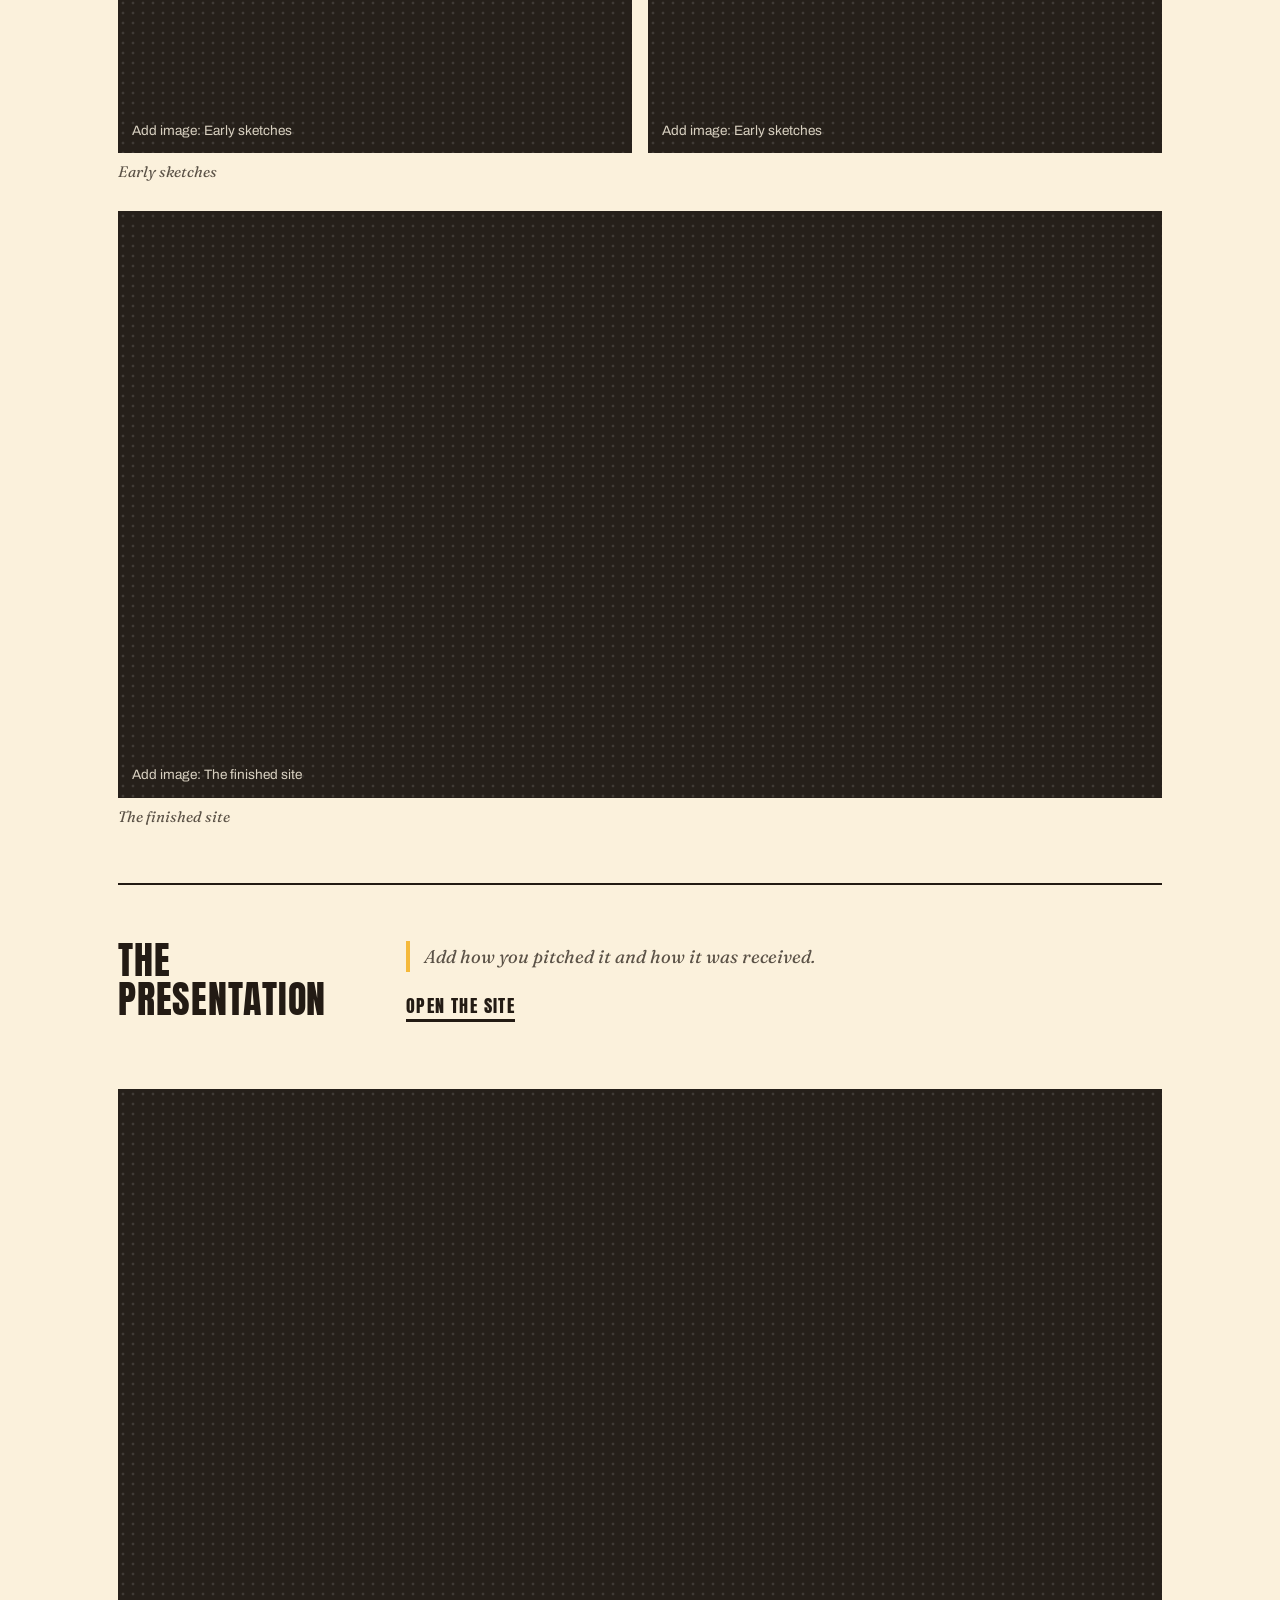
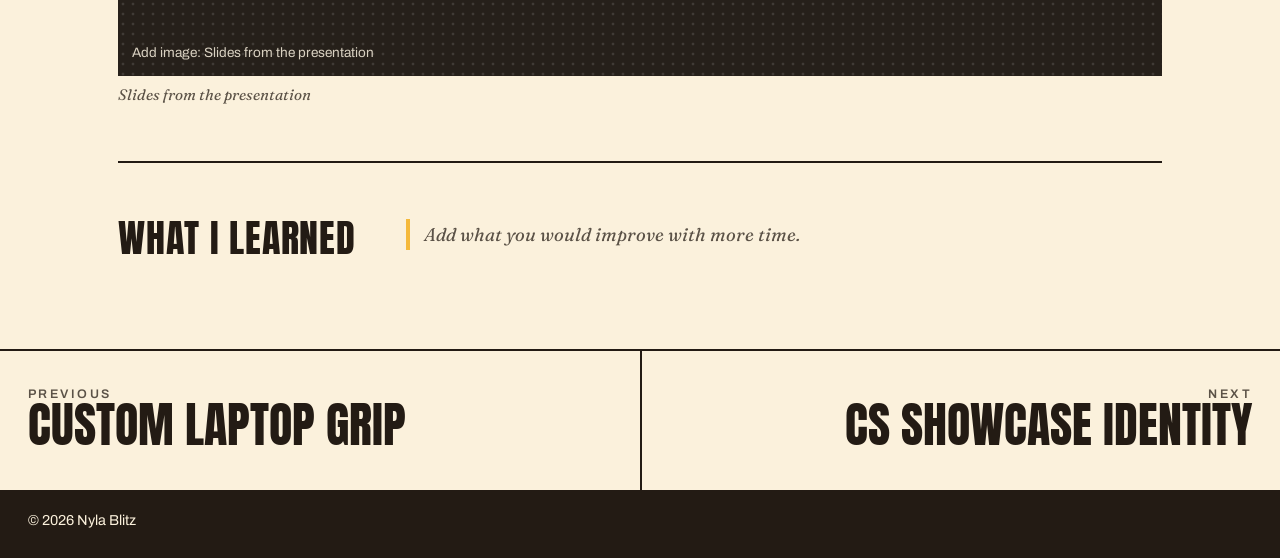
<file: case-roommates.html>
<!DOCTYPE html>
<html lang="en">
<head>
<meta charset="utf-8">
<meta name="viewport" content="width=device-width, initial-scale=1, viewport-fit=cover">
<title>Roommate Tracker | Nyla Blitz</title>
<meta name="description" content="Case study: Roommate Tracker, by Nyla Blitz.">
<link rel="preconnect" href="https://fonts.googleapis.com">
<link rel="preconnect" href="https://fonts.gstatic.com" crossorigin>
<link href="https://fonts.googleapis.com/css2?family=Anton&family=Shrikhand&family=Archivo:wght@400;600&family=Fraunces:ital,opsz,wght@0,9..144,400;0,9..144,600;1,9..144,400&display=swap" rel="stylesheet">
<link rel="stylesheet" href="case.css">
</head>
<body>
<header class="top"><a class="logo" href="index.html">Nyla Blitz</a>
  <nav aria-label="Main"><a href="index.html#work">All projects</a><a class="hide-sm" href="index.html#resume">Resume</a><a href="index.html#contact">Contact</a></nav></header>
<main>
  <div class="chero" style="--c:var(--teal);--t:var(--cream)"><div class="in">
    <a class="back" href="index.html#roommates">Back to portfolio</a>
    <h1>Roommate Tracker</h1>
    <p class="sub">Shared expenses and daily tasks, built in a hackathon</p>
  </div></div>
  <div class="in">
    <dl class="meta"><div><dt>Role</dt><dd>Add your role</dd></div><div><dt>Tools</dt><dd>Add the tools you used</dd></div><div><dt>Focus</dt><dd>Web design, teamwork</dd></div></dl>
    <!-- To add an image: replace a <div class="shot">...</div> with <div class="shot"><img src="your-image.webp" alt="Describe the image"></div> -->
    <section class="sec"><h2>Overview</h2><div class="txt"><p>A website, built at a hackathon, that tracks roommates’ shared expenses and daily tasks. My team designed and built it, then presented it with a slideshow.</p><p class="todo">Add your role, your teammates, and how long the hackathon lasted.</p></div></section><section class="sec"><h2>The problem</h2><div class="txt"><p class="todo">Add the roommate frustrations the site is meant to solve.</p></div></section><section class="sec"><h2>Design and build</h2><div class="txt"><p class="todo">Add how the team split the work and the decisions you made under time pressure.</p></div><div class="figs"><figure class="f"><div class="g g2"><div class="shot"><span>Add image: Early sketches</span></div><div class="shot"><span>Add image: Early sketches</span></div></div><figcaption>Early sketches</figcaption></figure><figure class="f"><div class="shot"><span>Add image: The finished site</span></div><figcaption>The finished site</figcaption></figure></div></section><section class="sec"><h2>The presentation</h2><div class="txt"><p class="todo">Add how you pitched it and how it was received.</p><p><a class="link" href="#">Open the site</a></p></div><div class="figs"><figure class="f"><div class="shot"><span>Add image: Slides from the presentation</span></div><figcaption>Slides from the presentation</figcaption></figure></div></section><section class="sec"><h2>What I learned</h2><div class="txt"><p class="todo">Add what you would improve with more time.</p></div></section>
  </div>
  <nav class="pn" aria-label="More projects">
    <a href="case-grip.html"><small>Previous</small><b>Custom Laptop Grip</b></a>
    <a class="nx" href="case-showcase.html"><small>Next</small><b>CS Showcase Identity</b></a>
  </nav>
</main>
<footer>© 2026 Nyla Blitz</footer>
</body>
</html>
</file>
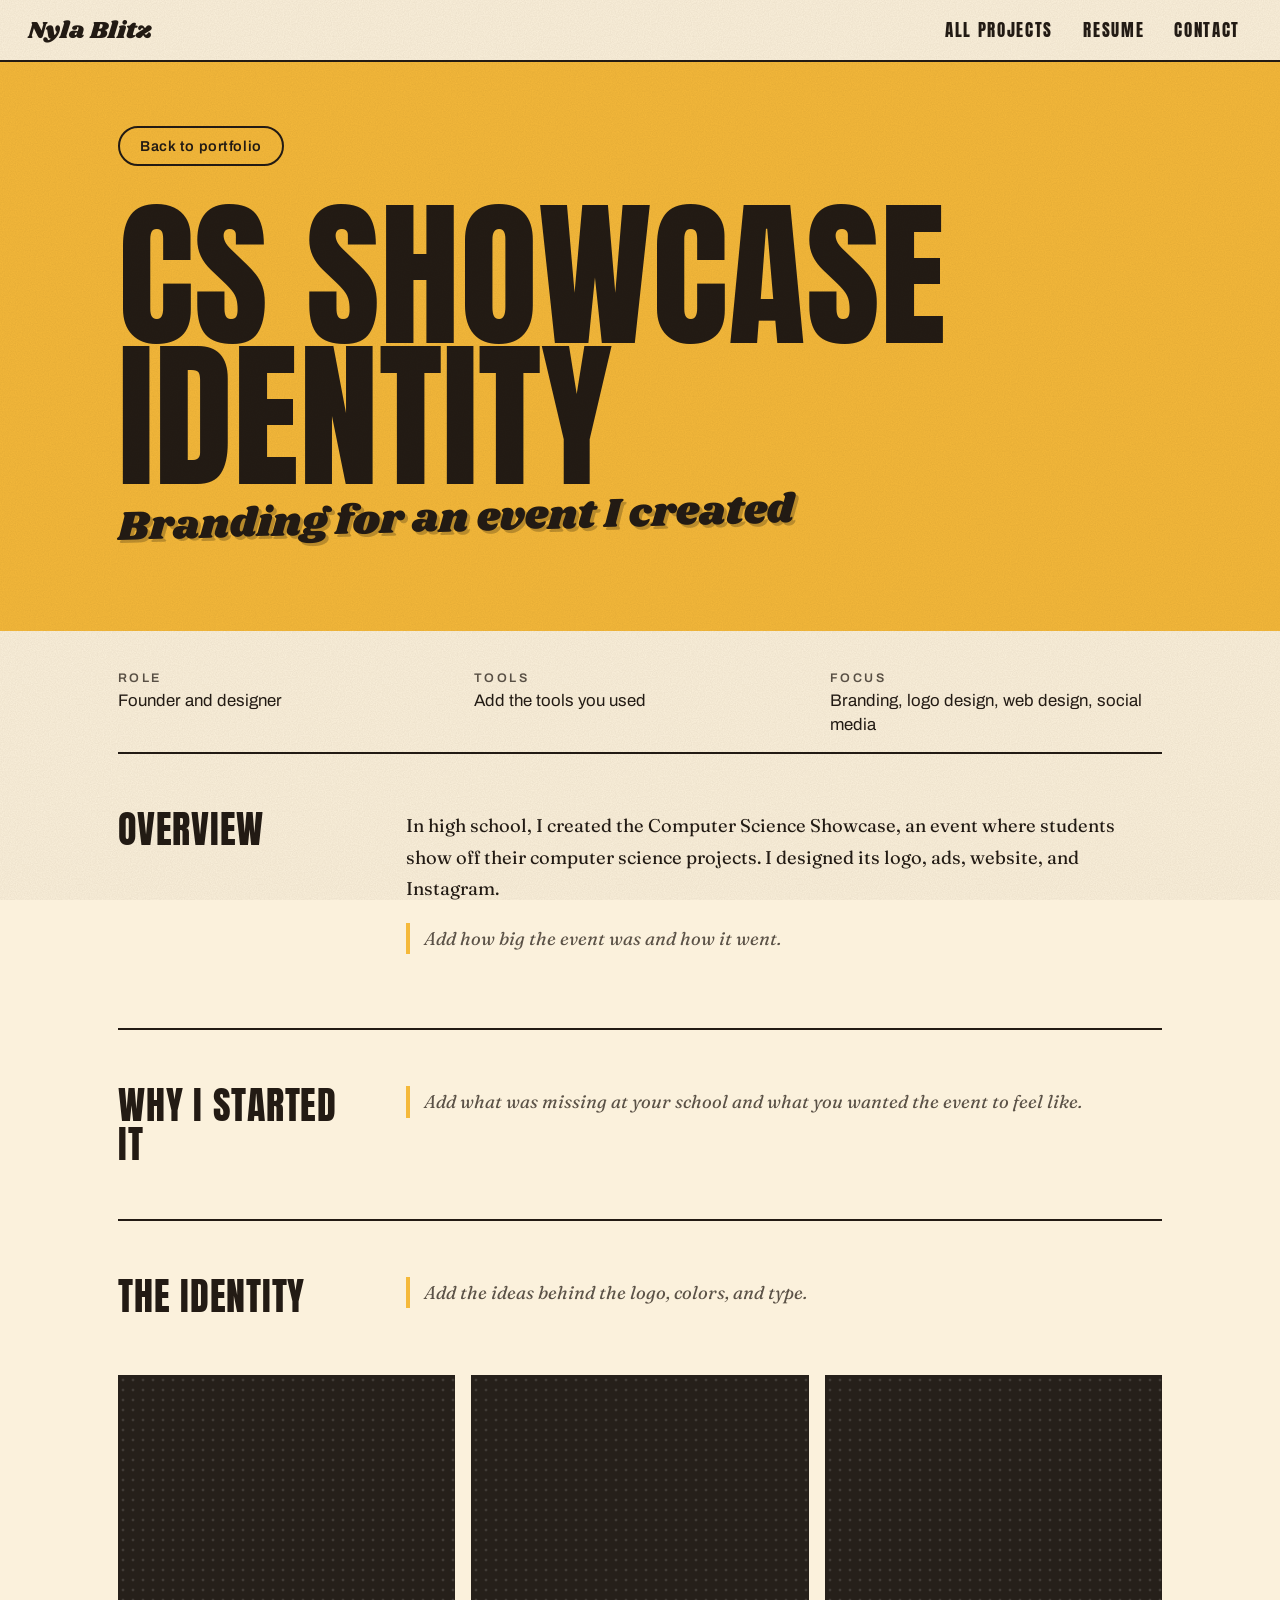
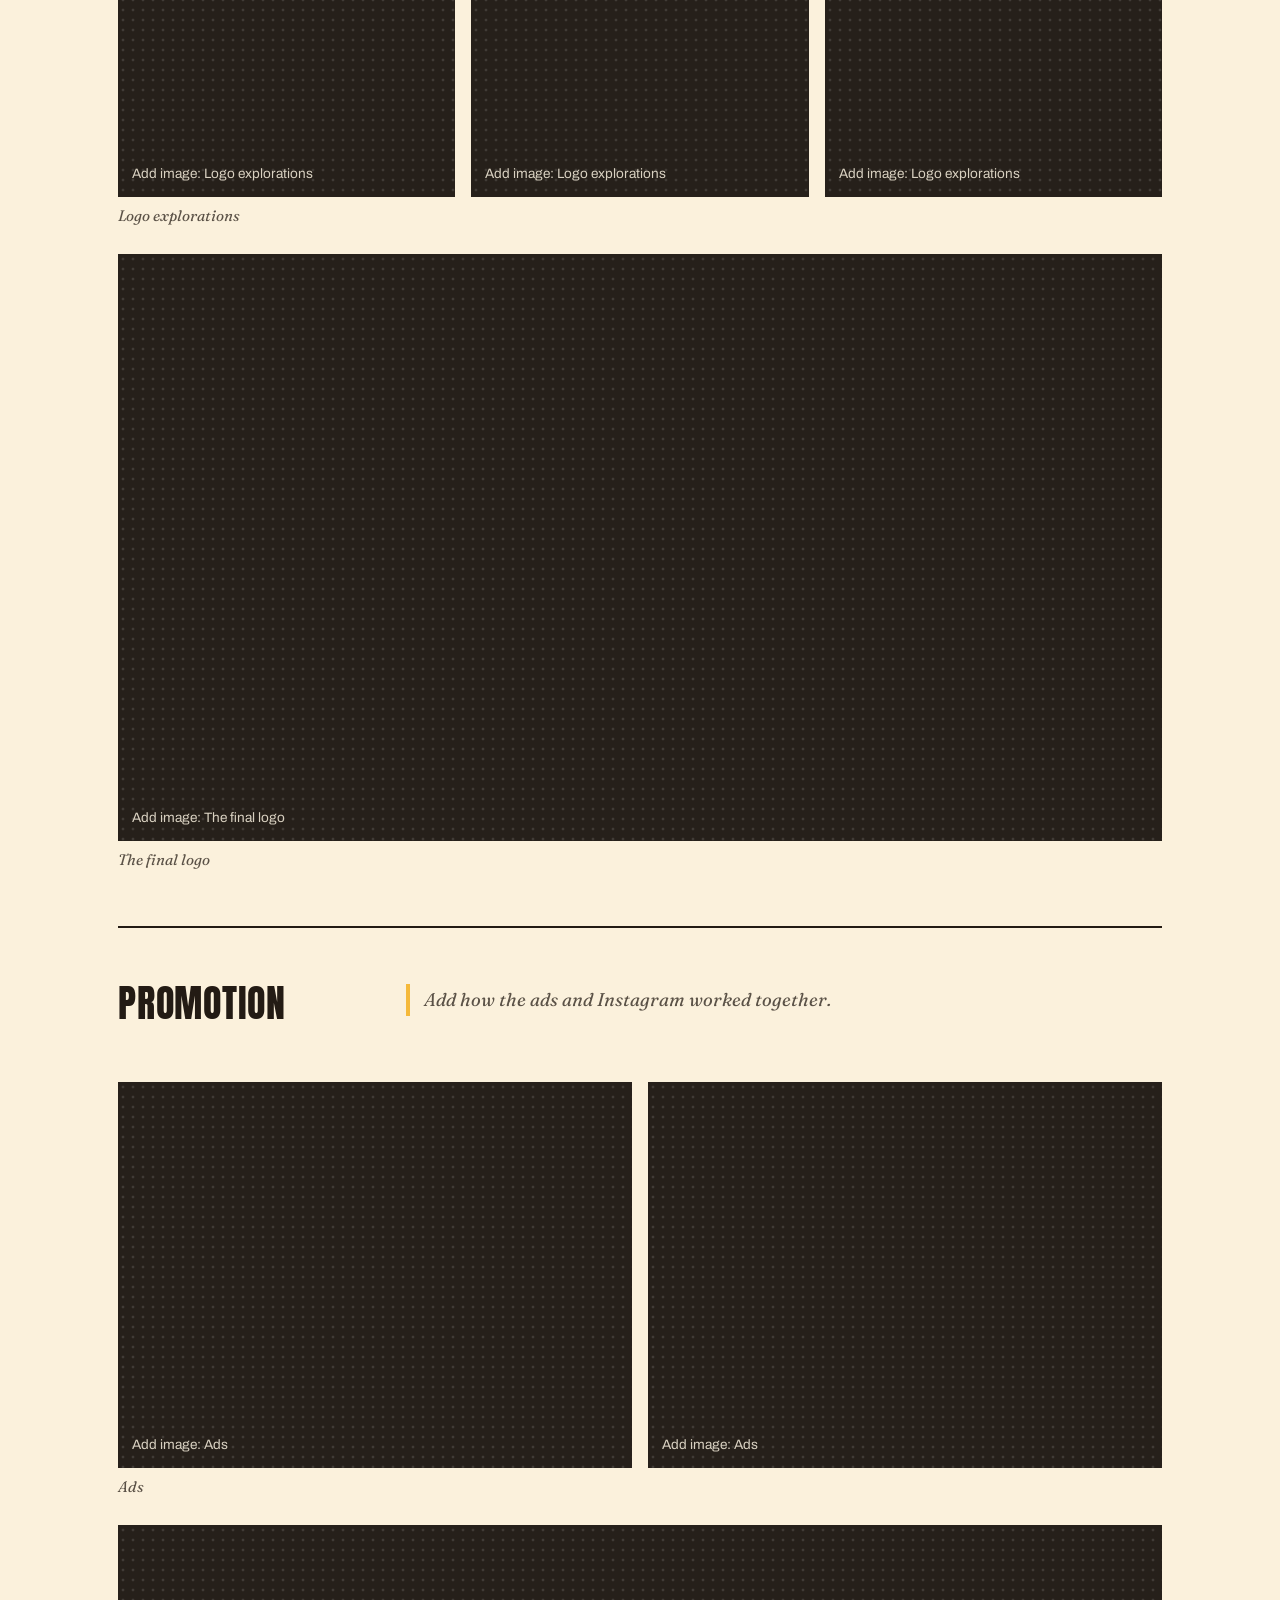
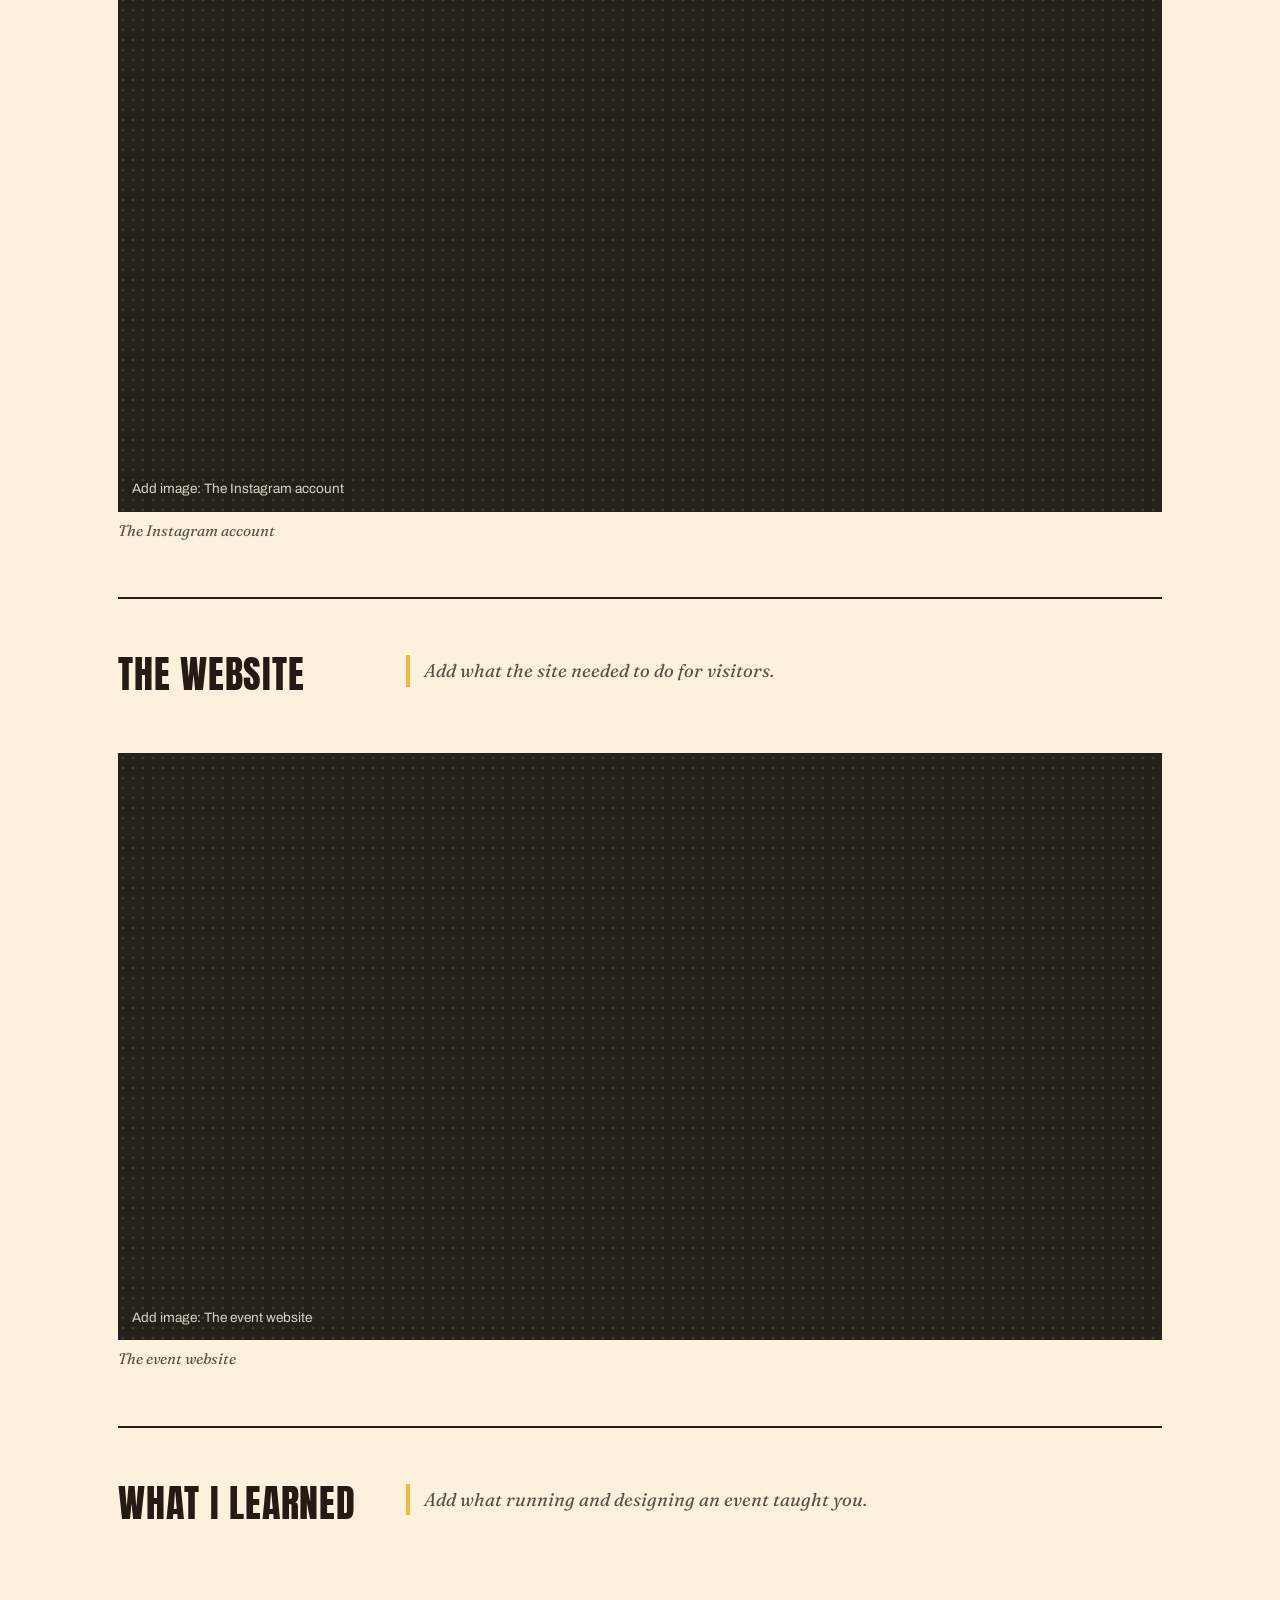
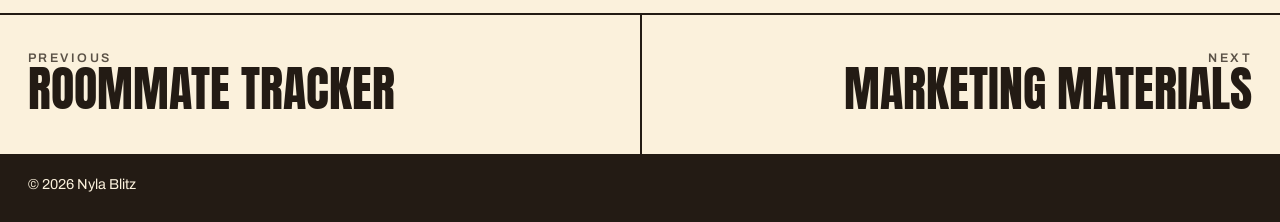
<file: case-showcase.html>
<!DOCTYPE html>
<html lang="en">
<head>
<meta charset="utf-8">
<meta name="viewport" content="width=device-width, initial-scale=1, viewport-fit=cover">
<title>CS Showcase Identity | Nyla Blitz</title>
<meta name="description" content="Case study: CS Showcase Identity, by Nyla Blitz.">
<link rel="preconnect" href="https://fonts.googleapis.com">
<link rel="preconnect" href="https://fonts.gstatic.com" crossorigin>
<link href="https://fonts.googleapis.com/css2?family=Anton&family=Shrikhand&family=Archivo:wght@400;600&family=Fraunces:ital,opsz,wght@0,9..144,400;0,9..144,600;1,9..144,400&display=swap" rel="stylesheet">
<link rel="stylesheet" href="case.css">
</head>
<body>
<header class="top"><a class="logo" href="index.html">Nyla Blitz</a>
  <nav aria-label="Main"><a href="index.html#work">All projects</a><a class="hide-sm" href="index.html#resume">Resume</a><a href="index.html#contact">Contact</a></nav></header>
<main>
  <div class="chero" style="--c:var(--marigold);--t:var(--ink)"><div class="in">
    <a class="back" href="index.html#showcase">Back to portfolio</a>
    <h1>CS Showcase Identity</h1>
    <p class="sub">Branding for an event I created</p>
  </div></div>
  <div class="in">
    <dl class="meta"><div><dt>Role</dt><dd>Founder and designer</dd></div><div><dt>Tools</dt><dd>Add the tools you used</dd></div><div><dt>Focus</dt><dd>Branding, logo design, web design, social media</dd></div></dl>
    <!-- To add an image: replace a <div class="shot">...</div> with <div class="shot"><img src="your-image.webp" alt="Describe the image"></div> -->
    <section class="sec"><h2>Overview</h2><div class="txt"><p>In high school, I created the Computer Science Showcase, an event where students show off their computer science projects. I designed its logo, ads, website, and Instagram.</p><p class="todo">Add how big the event was and how it went.</p></div></section><section class="sec"><h2>Why I started it</h2><div class="txt"><p class="todo">Add what was missing at your school and what you wanted the event to feel like.</p></div></section><section class="sec"><h2>The identity</h2><div class="txt"><p class="todo">Add the ideas behind the logo, colors, and type.</p></div><div class="figs"><figure class="f"><div class="g g3"><div class="shot"><span>Add image: Logo explorations</span></div><div class="shot"><span>Add image: Logo explorations</span></div><div class="shot"><span>Add image: Logo explorations</span></div></div><figcaption>Logo explorations</figcaption></figure><figure class="f"><div class="shot"><span>Add image: The final logo</span></div><figcaption>The final logo</figcaption></figure></div></section><section class="sec"><h2>Promotion</h2><div class="txt"><p class="todo">Add how the ads and Instagram worked together.</p></div><div class="figs"><figure class="f"><div class="g g2"><div class="shot"><span>Add image: Ads</span></div><div class="shot"><span>Add image: Ads</span></div></div><figcaption>Ads</figcaption></figure><figure class="f"><div class="shot"><span>Add image: The Instagram account</span></div><figcaption>The Instagram account</figcaption></figure></div></section><section class="sec"><h2>The website</h2><div class="txt"><p class="todo">Add what the site needed to do for visitors.</p></div><div class="figs"><figure class="f"><div class="shot"><span>Add image: The event website</span></div><figcaption>The event website</figcaption></figure></div></section><section class="sec"><h2>What I learned</h2><div class="txt"><p class="todo">Add what running and designing an event taught you.</p></div></section>
  </div>
  <nav class="pn" aria-label="More projects">
    <a href="case-roommates.html"><small>Previous</small><b>Roommate Tracker</b></a>
    <a class="nx" href="case-marketing.html"><small>Next</small><b>Marketing Materials</b></a>
  </nav>
</main>
<footer>© 2026 Nyla Blitz</footer>
</body>
</html>
</file>
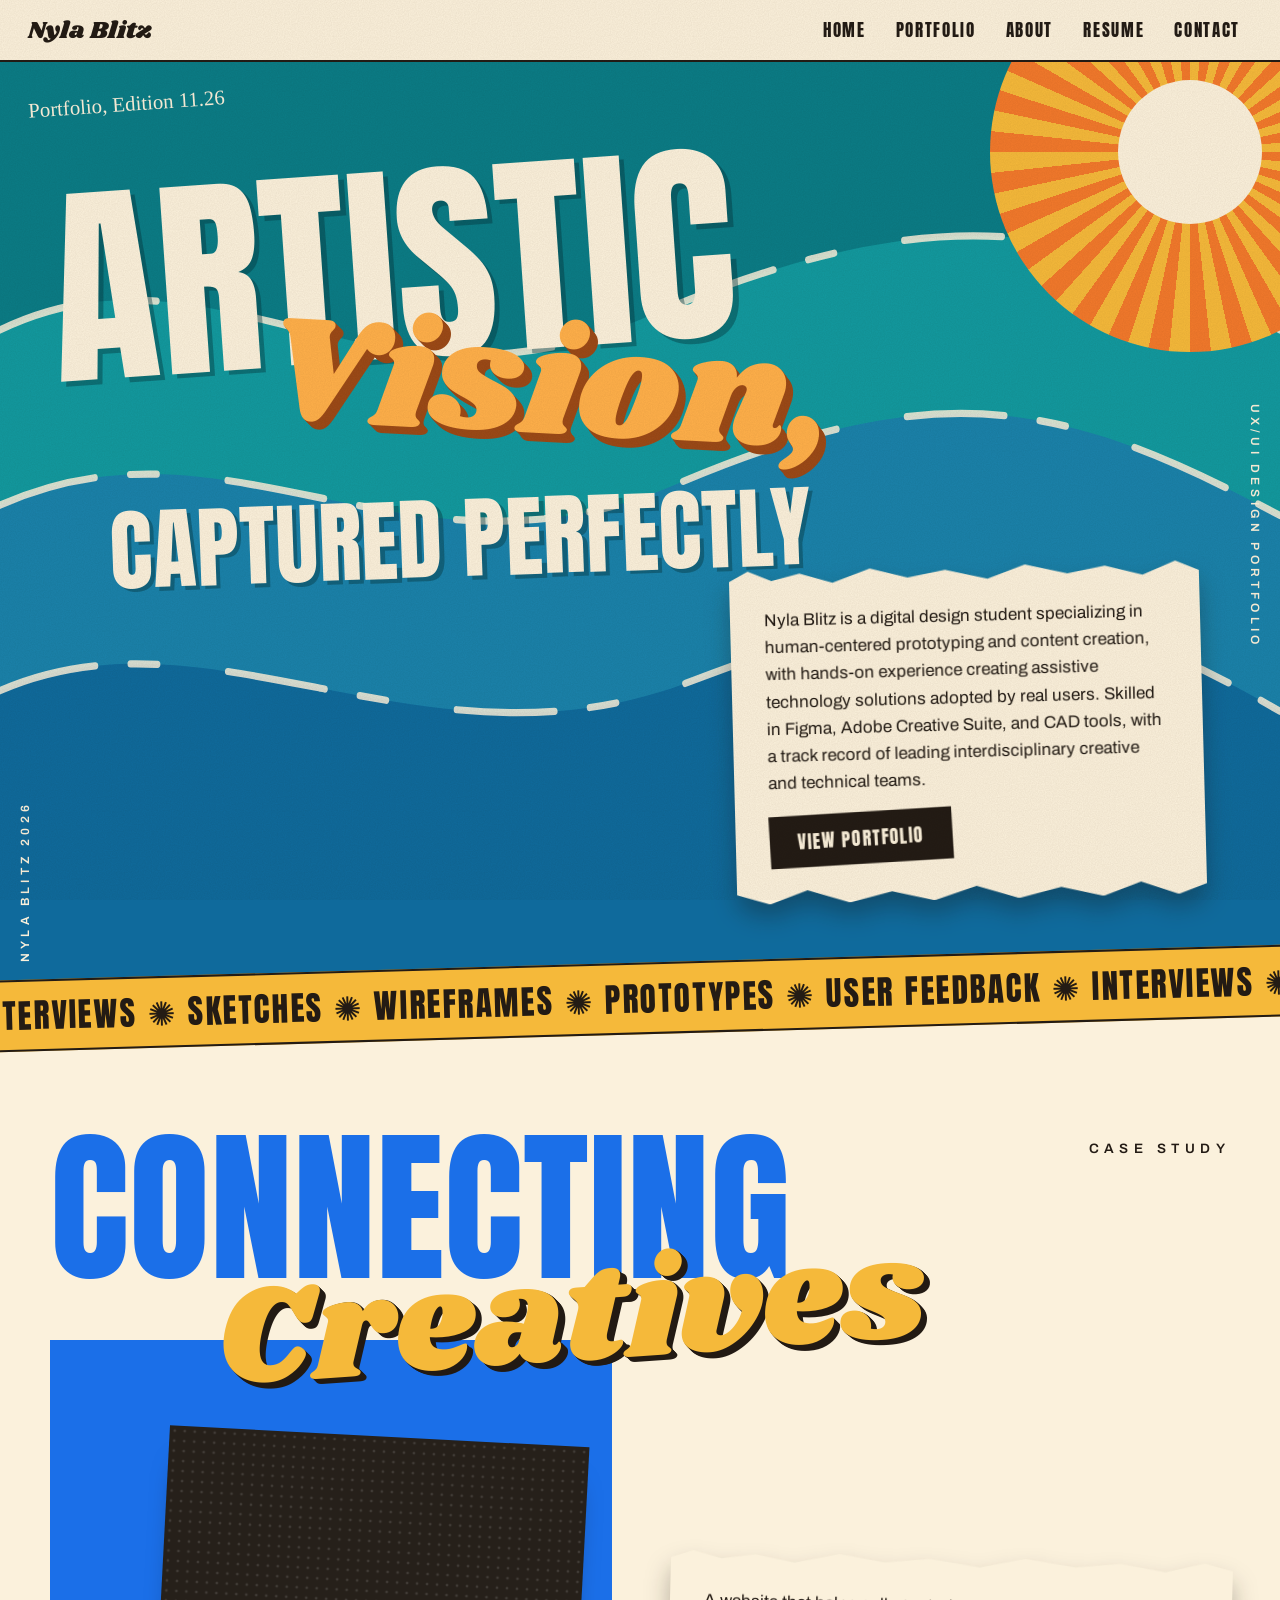
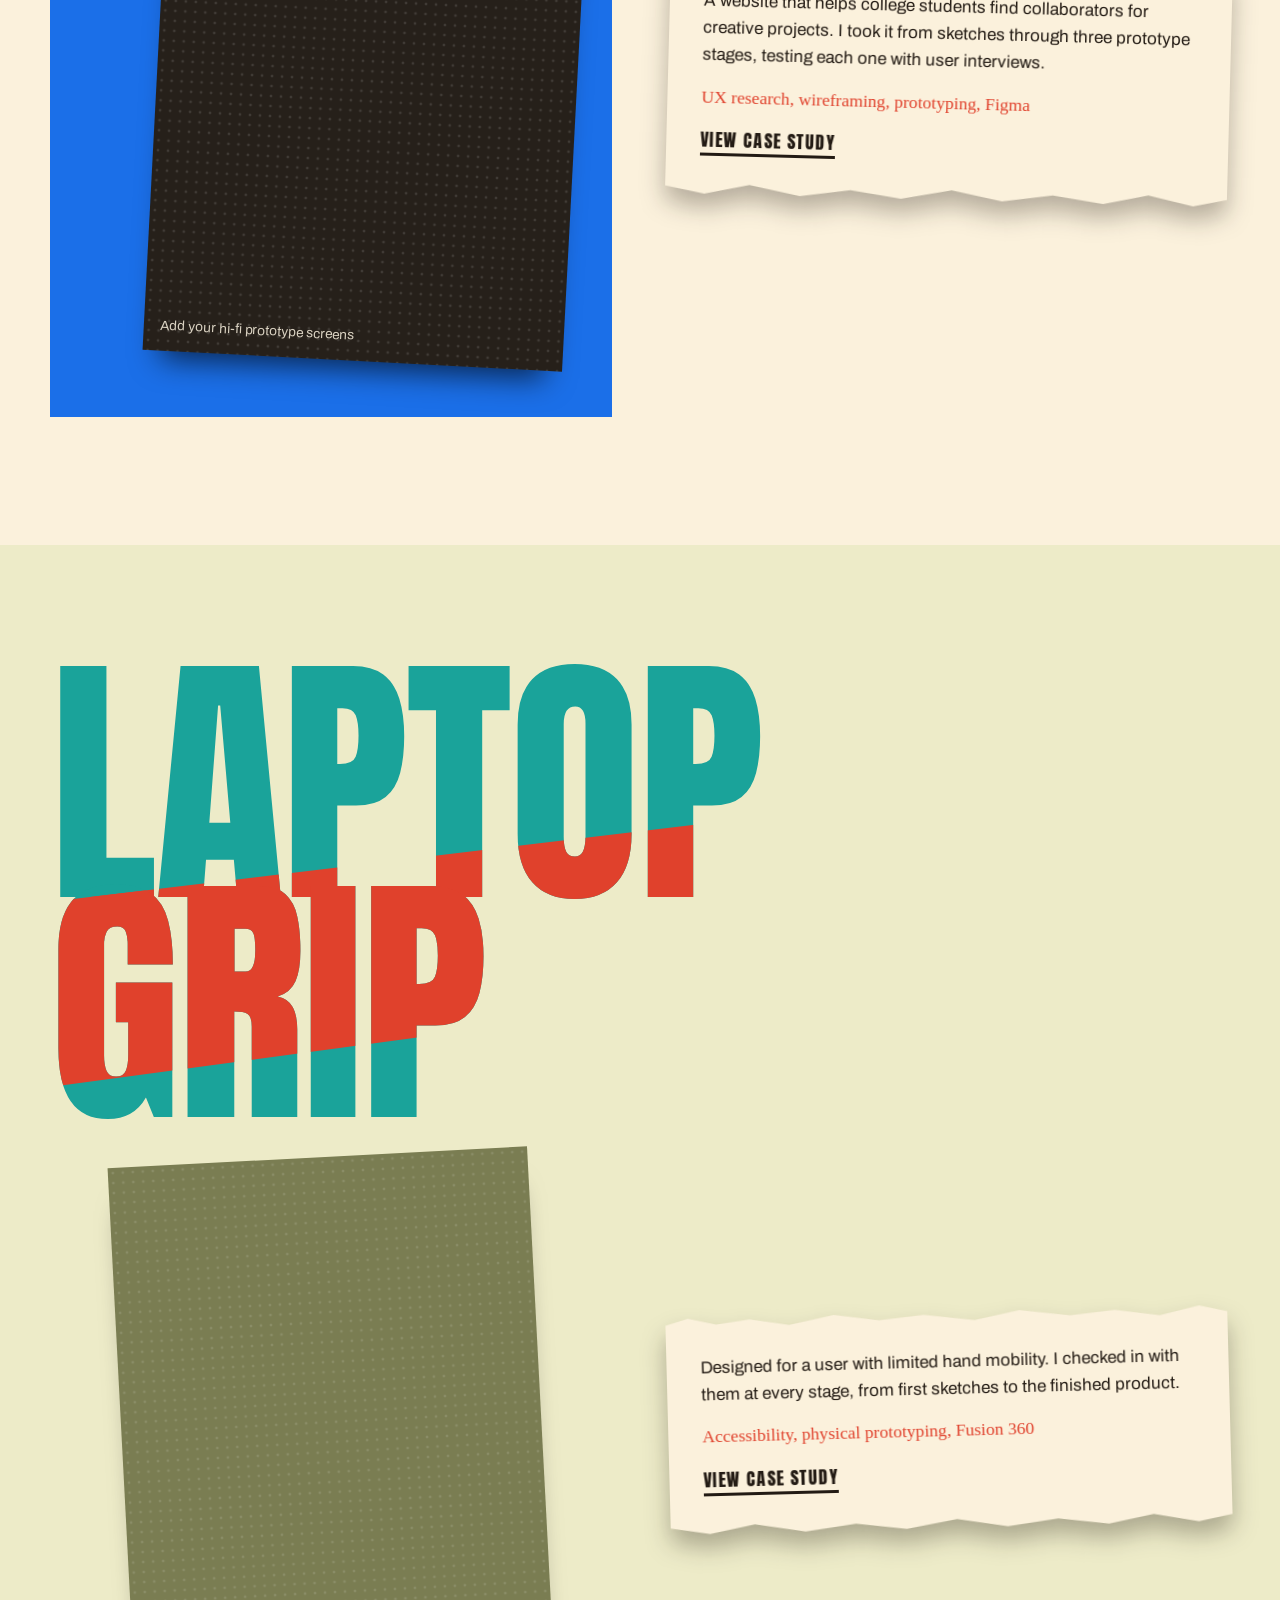
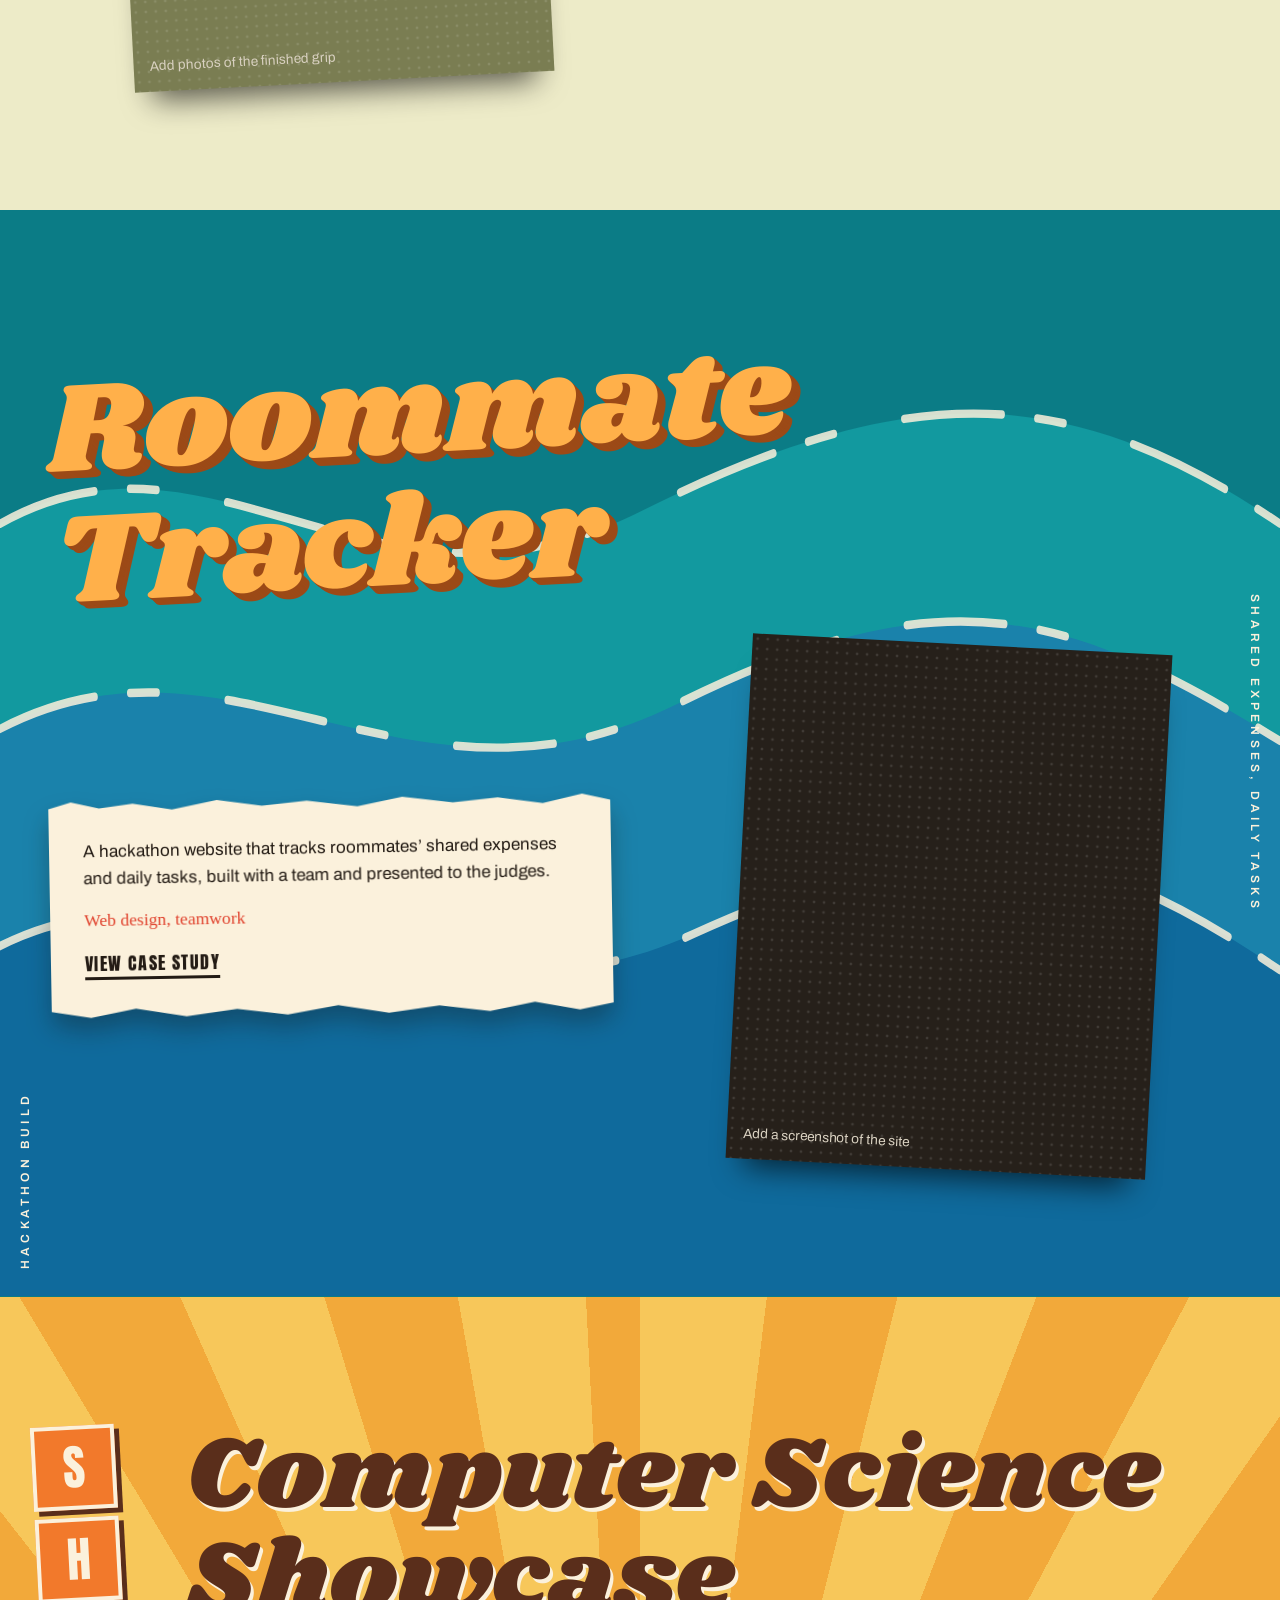
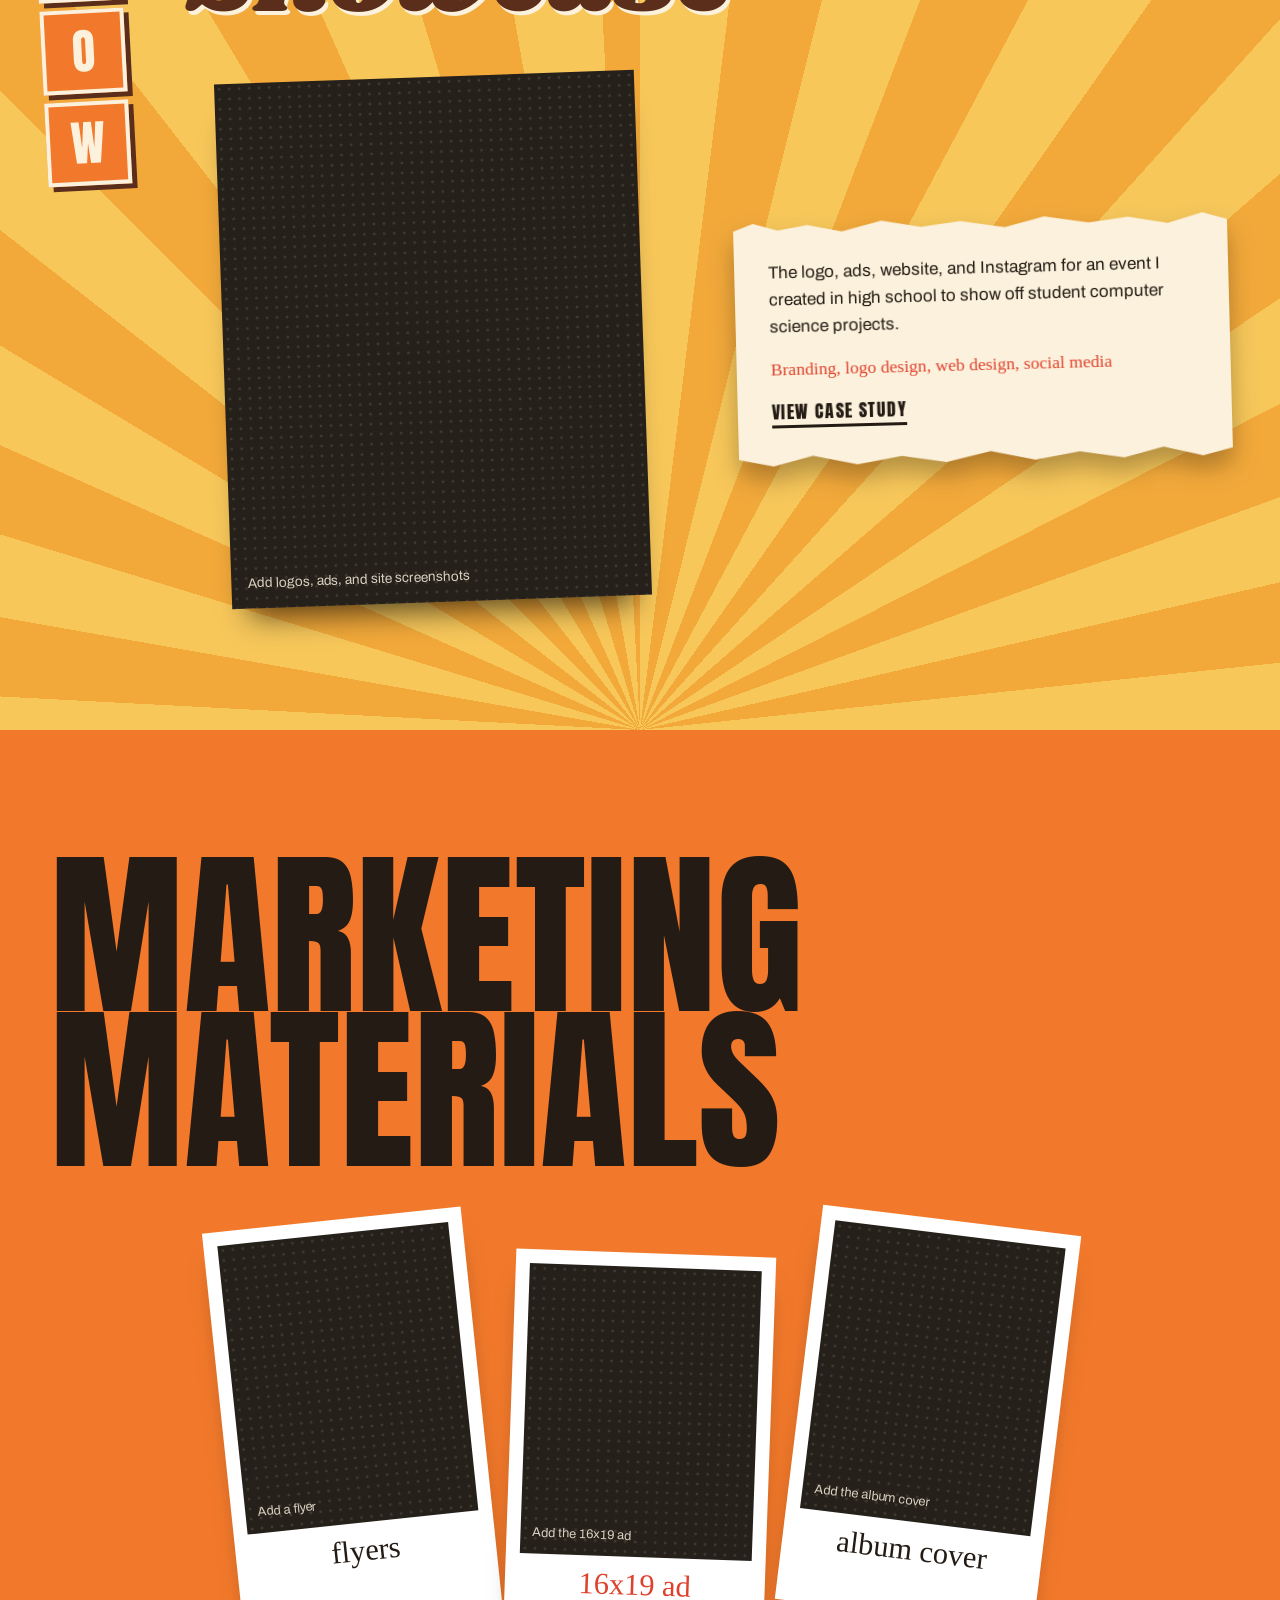
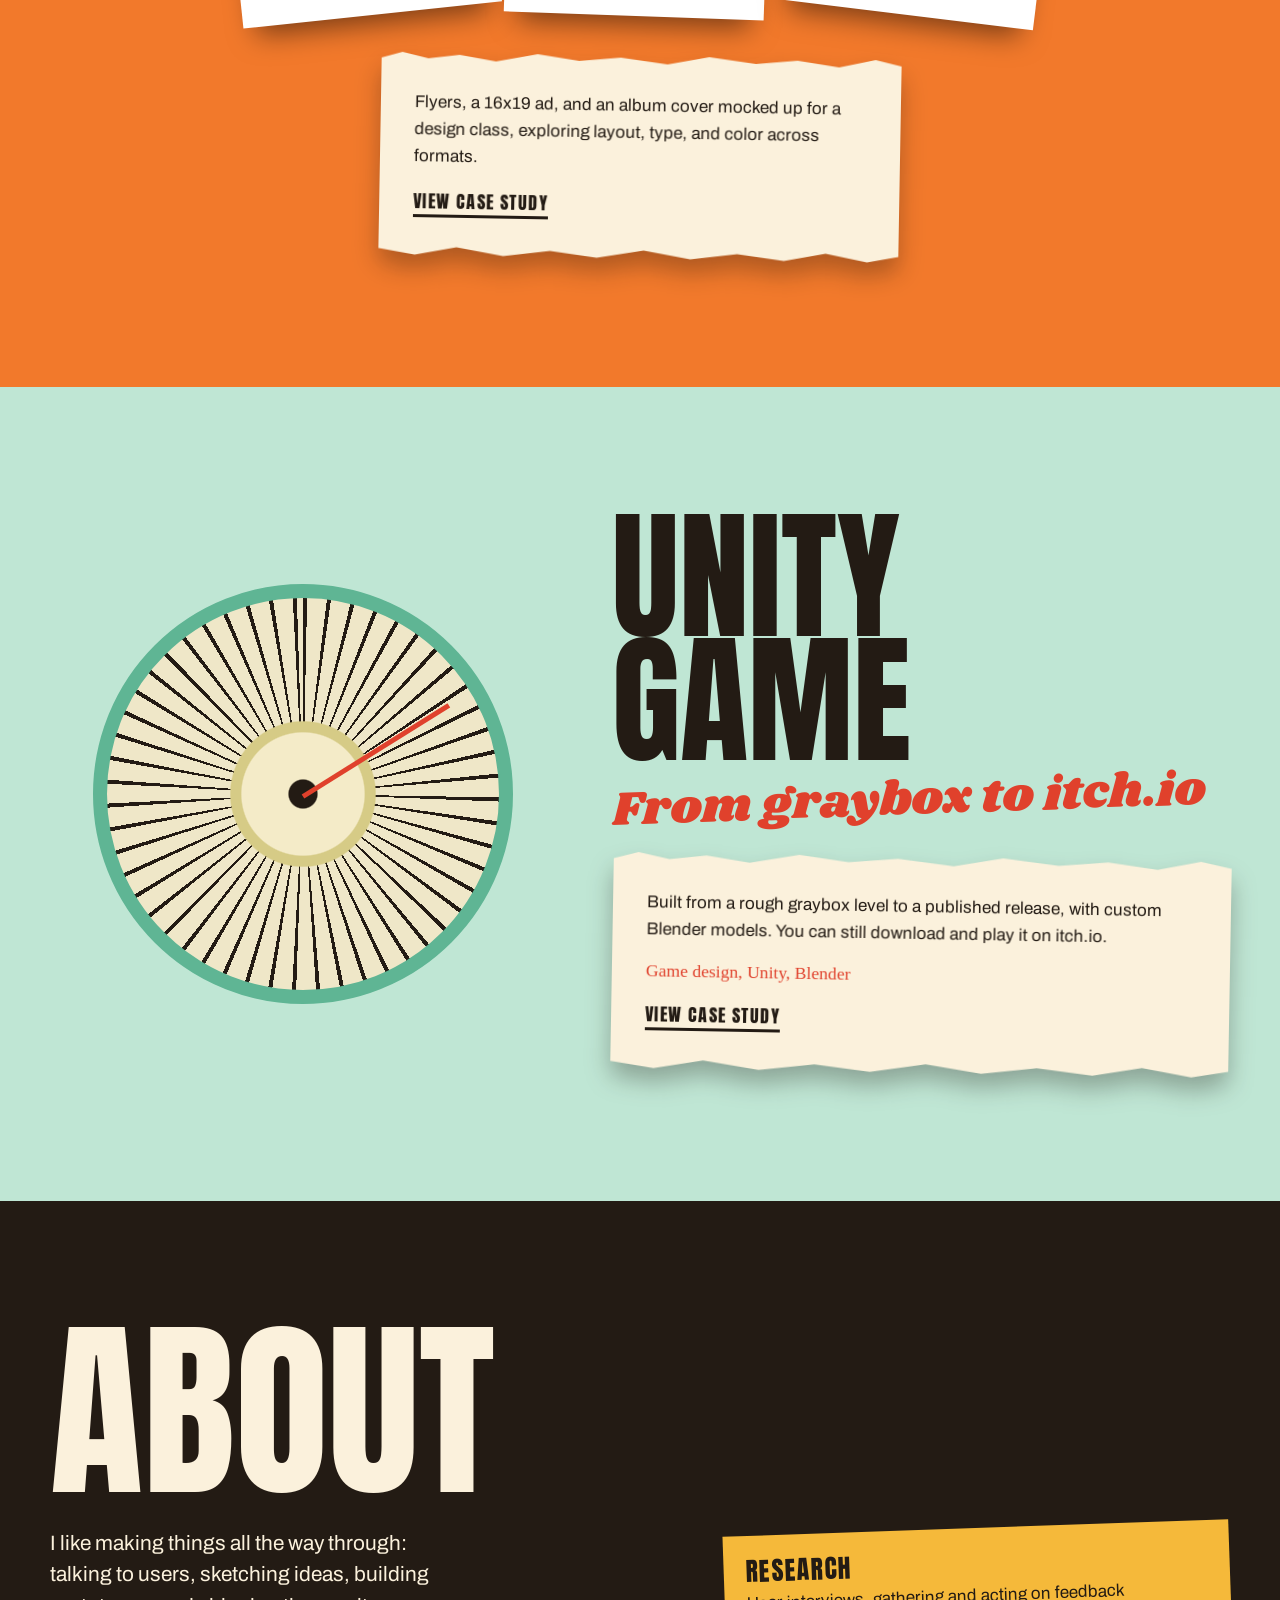
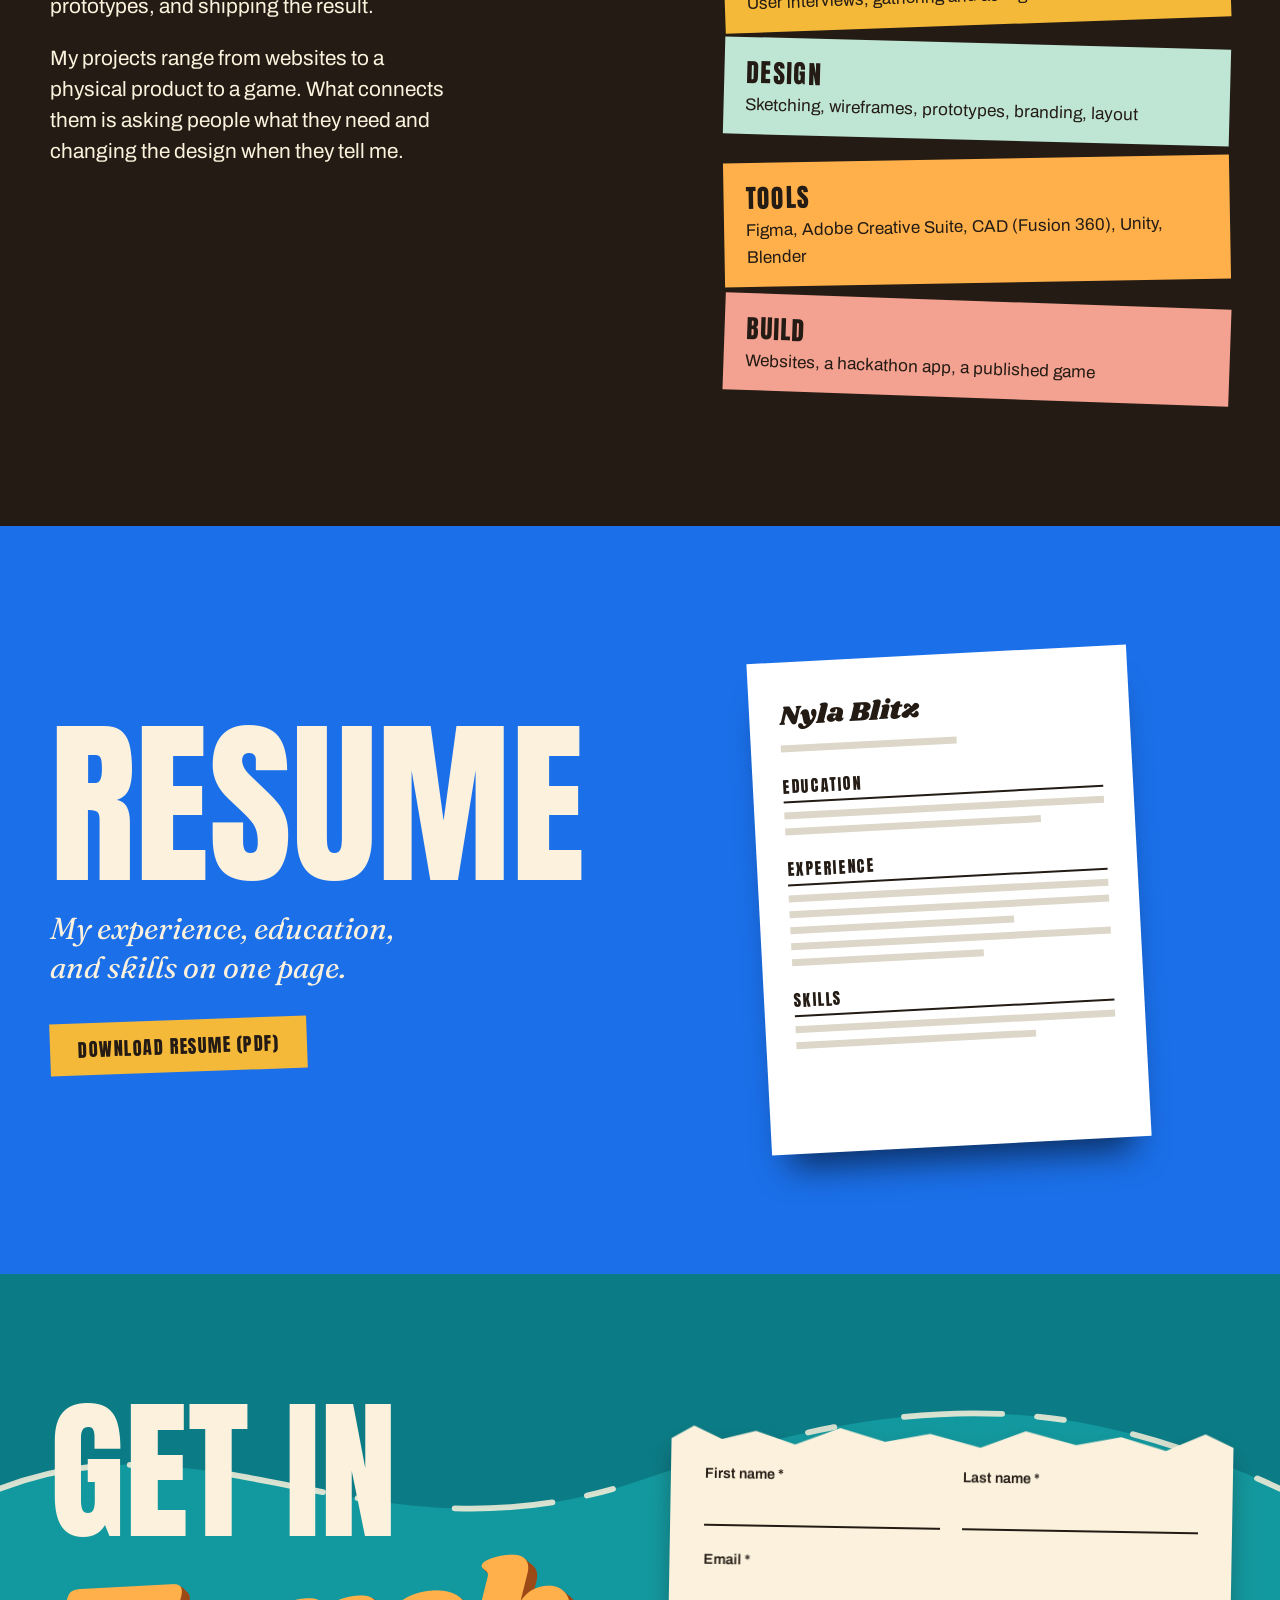
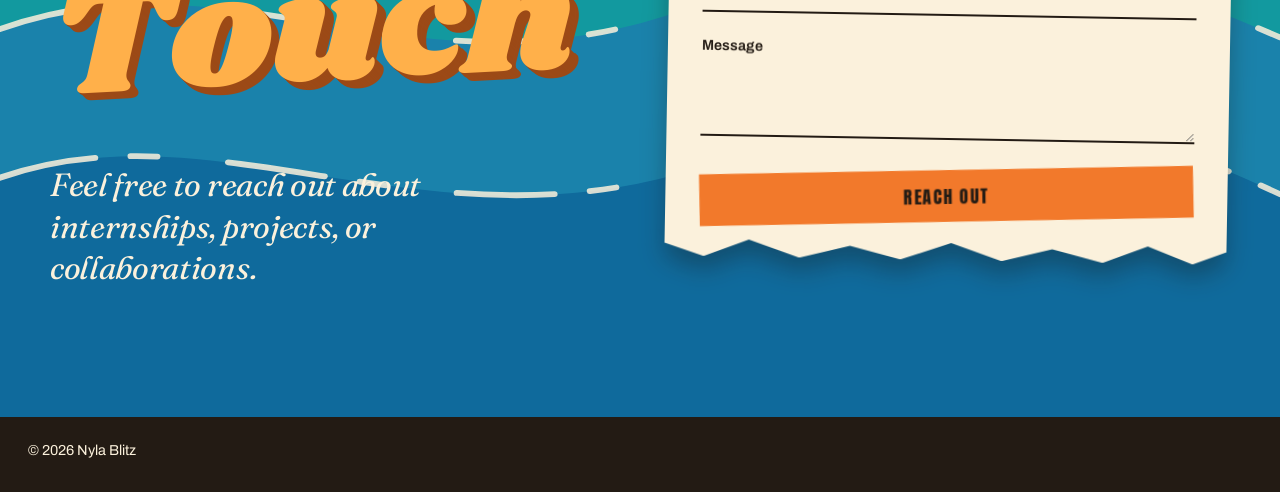
<file: index v2.html>
<!DOCTYPE html>
<html lang="en">
<head>
<meta charset="utf-8">
<meta name="viewport" content="width=device-width, initial-scale=1, viewport-fit=cover">
<title>Nyla Blitz, UX/UI Designer</title>
<meta name="description" content="Portfolio of Nyla Blitz, a digital design student specializing in human-centered prototyping and content creation.">
<link rel="icon" href="data:image/svg+xml,%3Csvg xmlns='http://www.w3.org/2000/svg' viewBox='0 0 100 100'%3E%3Crect width='100' height='100' fill='%230B7C86'/%3E%3Ccircle cx='50' cy='58' r='28' fill='%23FFB04A'/%3E%3Crect y='58' width='100' height='42' fill='%230B7C86'/%3E%3C/svg%3E">
<link rel="preconnect" href="https://fonts.googleapis.com">
<link rel="preconnect" href="https://fonts.gstatic.com" crossorigin>
<link href="https://fonts.googleapis.com/css2?family=Anton&family=Shrikhand&family=Archivo:wght@400;600;800&family=Permanent+Marker&family=Fraunces:ital,opsz,wght@1,9..144,400&display=swap" rel="stylesheet">
<style>
:root{
  --cream:#FBF1DC;--ink:#231B14;--teal:#0B7C86;--cobalt:#1B6FE8;--hot:#FFB04A;--marigold:#F5B93A;--orange:#F2792B;--verm:#E0412C;--olive:#7A7D52;--mint:#BFE6D4;--brown:#5A2E1B;
  --ext:1px 1px 0 #9C4A17,2px 2px 0 #9C4A17,3px 3px 0 #9C4A17,4px 4px 0 #9C4A17,5px 5px 0 #9C4A17,6px 6px 0 #9C4A17,7px 7px 0 #9C4A17,8px 8px 0 #9C4A17;
  --exti:1px 1px 0 #231B14,2px 2px 0 #231B14,3px 3px 0 #231B14,4px 4px 0 #231B14,5px 5px 0 #231B14,6px 6px 0 #231B14;
  --torn:polygon(0 3%,4% 0,9% 3%,15% 1%,22% 4%,30% 0,38% 3%,46% 1%,55% 4%,63% 0,72% 3%,80% 1%,88% 4%,95% 0,100% 3%,100% 97%,94% 100%,86% 96%,78% 100%,69% 97%,60% 100%,51% 96%,42% 100%,33% 97%,24% 100%,15% 96%,7% 100%,0 97%);
  --anton:"Anton",Impact,"Arial Narrow",sans-serif;--shri:"Shrikhand",Georgia,serif;--sans:"Archivo","Helvetica Neue",Arial,sans-serif;--mark:"Permanent Marker",cursive;
  box-sizing:border-box;padding-top:env(safe-area-inset-top,0px);padding-bottom:env(safe-area-inset-bottom,0px);
}
*,*::before,*::after{box-sizing:inherit}
html{scroll-behavior:smooth;scroll-padding-top:calc(env(safe-area-inset-top,0px) + 70px)}
body{margin:0;background:var(--cream);color:var(--ink);font:400 1.0625rem/1.6 var(--sans);-webkit-font-smoothing:antialiased;overflow-x:clip}
body::after{content:"";position:fixed;inset:0;pointer-events:none;z-index:60;mix-blend-mode:multiply;opacity:.5;
  background:url("data:image/svg+xml,%3Csvg xmlns='http://www.w3.org/2000/svg' width='180' height='180'%3E%3Cfilter id='n'%3E%3CfeTurbulence type='fractalNoise' baseFrequency='.85' numOctaves='2' stitchTiles='stitch'/%3E%3CfeColorMatrix values='0 0 0 0 .15 0 0 0 0 .1 0 0 0 0 .05 0 0 0 .22 0'/%3E%3C/filter%3E%3Crect width='100%25' height='100%25' filter='url(%23n)'/%3E%3C/svg%3E")}
a{color:inherit}
a:focus-visible,input:focus-visible,textarea:focus-visible,button:focus-visible{outline:3px solid var(--cobalt);outline-offset:3px}
h1,h2,h3{margin:0;font-weight:400}
p{margin:0 0 1em}
.sr{position:absolute;width:1px;height:1px;overflow:hidden;clip:rect(0 0 0 0)}

header.top{position:sticky;top:0;z-index:40;background:var(--cream);border-bottom:2px solid var(--ink);display:flex;align-items:center;justify-content:space-between;padding:0 28px;height:62px}
.logo{font:400 1.5rem var(--shri);text-decoration:none;color:var(--ink)}
nav{display:flex;gap:6px}
nav a{font:400 1.05rem var(--anton);letter-spacing:.1em;text-transform:uppercase;text-decoration:none;padding:6px 12px}
nav a:hover{background:var(--marigold)}

.btn{display:inline-block;background:var(--ink);color:var(--cream);font:400 1.15rem var(--anton);letter-spacing:.08em;text-transform:uppercase;padding:12px 28px;text-decoration:none;border:0;cursor:pointer;transform:rotate(-2deg);transition:background .15s}
.btn:hover{background:var(--verm)}
.sea{position:absolute;inset:0;width:100%;height:100%;z-index:0}
.vm{position:absolute;z-index:1;writing-mode:vertical-rl;font:600 .75rem var(--sans);letter-spacing:.35em;text-transform:uppercase;color:var(--cream)}
.vr{right:18px;top:50%;transform:translateY(-50%)}.vb{left:18px;bottom:28px;transform:rotate(180deg)}

/* hero */
.hero{position:relative;overflow:hidden;color:var(--cream);min-height:max(calc(100svh - 62px),760px);padding:96px 28px 90px;display:flex;flex-direction:column;justify-content:center;background:var(--teal)}
.disc{position:absolute;z-index:1;top:-110px;right:-110px;width:400px;height:400px;border-radius:50%;background:repeating-conic-gradient(var(--marigold) 0 6deg,var(--orange) 6deg 12deg);animation:spin 80s linear infinite}
.disc::after{content:"";position:absolute;inset:32%;border-radius:50%;background:var(--cream)}
@keyframes spin{to{transform:rotate(360deg)}}
.edition{position:absolute;z-index:2;top:30px;left:28px;margin:0;font:400 1.3rem var(--mark);transform:rotate(-4deg)}
h1{position:relative;z-index:2;max-width:1180px;width:100%;margin:0 auto;text-transform:uppercase}
h1 span{display:block}
.l1{font:400 clamp(4.4rem,17vw,15rem)/.84 var(--anton);transform:rotate(-4deg);text-shadow:5px 5px 0 rgba(4,50,58,.4)}
.l2{font:400 clamp(3.2rem,12vw,10.5rem)/1 var(--shri);text-transform:none;color:var(--hot);text-shadow:var(--ext);margin:-.12em 0 0 18%;transform:rotate(3deg)}
.l3{font:400 clamp(2rem,7vw,6rem)/1 var(--anton);margin:.12em 0 0 5%;transform:rotate(-2deg);text-shadow:4px 4px 0 rgba(4,50,58,.4)}
.note-hero{position:relative;z-index:2;width:min(470px,100%);margin:-10px 4% 0 auto}
.nw{filter:drop-shadow(0 14px 12px rgba(20,12,6,.3));transform:rotate(var(--rot,-1.5deg))}
.note{background:var(--cream);color:var(--ink);padding:36px 34px 38px;clip-path:var(--torn)}
.note p:last-child{margin-bottom:0}

/* ticker */
.ticker{position:relative;z-index:5;background:var(--marigold);color:var(--ink);overflow:hidden;transform:rotate(-1.6deg) scale(1.04);margin:-26px 0;padding:8px 0;border-block:2px solid var(--ink)}
.track{display:flex;width:max-content;animation:tick 30s linear infinite;font:400 2rem var(--anton);letter-spacing:.06em;text-transform:uppercase;white-space:nowrap}
.track span{padding-right:.6em}
@keyframes tick{to{transform:translateX(-50%)}}

/* shared poster parts */
.poster{position:relative;overflow:hidden;padding:clamp(72px,10vw,130px) 28px}
.in{position:relative;z-index:1;max-width:1180px;margin:0 auto}
.row{display:grid;grid-template-columns:1fr 1fr;gap:56px;align-items:center;margin-top:44px}
.slot{margin:0;position:relative;background:#26201A radial-gradient(rgba(255,255,255,.12) 1.2px,transparent 1.7px) 0 0/10px 10px;aspect-ratio:4/5;display:flex;align-items:flex-end;padding:16px;color:#d9d1c1;font-size:.85rem;line-height:1.3;box-shadow:0 26px 30px -18px rgba(0,0,0,.65);transform:rotate(var(--rot,3deg));transition:transform .3s;max-width:420px;width:100%;justify-self:center}
.slot:hover{transform:rotate(0) scale(1.02)}
.slot img{position:absolute;inset:0;width:100%;height:100%;object-fit:cover}
.tags{font:400 1.1rem/1.3 var(--mark);color:var(--verm)}
.link{display:inline-block;font:400 1.1rem var(--anton);letter-spacing:.08em;text-transform:uppercase;text-decoration:none;border-bottom:3px solid var(--ink)}
.link:hover{background:var(--marigold)}

/* A: magazine cover */
.pa .big{display:block;font:400 clamp(3.4rem,13vw,11rem)/.88 var(--anton);text-transform:uppercase;color:var(--cobalt)}
.pa .scr{display:block;position:relative;z-index:3;font:400 clamp(3rem,11vw,9.5rem)/1 var(--shri);color:var(--marigold);text-shadow:var(--exti);margin:-.3em 0 0 14%;transform:rotate(-4deg)}
.pa .mast{position:absolute;right:0;top:6px;margin:0;font:600 .85rem var(--sans);letter-spacing:.4em;text-transform:uppercase}
.pa .row{margin-top:-40px}
.blue{background:var(--cobalt);padding:96px 40px 56px;display:flex;justify-content:center}
.blue .slot{margin-right:-70px}

/* B: flat three-color poster */
.pb{background:#EDEBC8}
.dbl{display:grid;font:400 clamp(5rem,21vw,18rem)/.82 var(--anton);text-transform:uppercase;letter-spacing:-.01em}
.dbl span{grid-area:1/1}
.dbl .base{color:#1AA39A}
.dbl .over{color:var(--verm);clip-path:polygon(0 52%,100% 20%,100% 58%,0 94%)}
.pb .slot{background-color:var(--olive)}

/* C: sea */
.pc{background:var(--teal);color:var(--cream)}
.pc h3{font:400 clamp(3rem,10vw,8.5rem)/1.02 var(--shri);color:var(--hot);text-shadow:var(--ext);transform:rotate(-3deg)}

/* D: signage + sunburst */
.pd{background:repeating-conic-gradient(from 0deg at 50% 100%,#F7C75A 0 7deg,#F2A93A 7deg 14deg)}
.pd .in{display:grid;grid-template-columns:96px 1fr;gap:40px}
.sign{display:grid;gap:8px;align-content:start;transform:rotate(-3deg)}
.sign b{display:grid;place-items:center;width:84px;height:84px;background:var(--orange);color:var(--cream);font:400 3rem var(--anton);border:4px solid var(--cream);box-shadow:5px 5px 0 var(--brown)}
.pd h3{font:400 clamp(2.6rem,8vw,7rem)/1.02 var(--shri);color:var(--brown);text-shadow:3px 4px 0 var(--cream)}
.pd .row{grid-template-columns:1fr 1fr}

/* E: polaroids */
.pe{background:var(--orange)}
.pe h3{font:400 clamp(4rem,14vw,12rem)/.86 var(--anton);text-transform:uppercase}
.polys{display:flex;justify-content:center;gap:28px;flex-wrap:wrap;margin:52px 0 40px}
.pol{margin:0;background:#fff;padding:14px 14px 0;width:min(260px,42%);box-shadow:0 22px 28px -14px rgba(0,0,0,.5);transform:rotate(var(--r))}
.ph{aspect-ratio:4/5;background:#26201A radial-gradient(rgba(255,255,255,.12) 1.2px,transparent 1.7px) 0 0/10px 10px;display:flex;align-items:flex-end;padding:12px;color:#d9d1c1;font-size:.8rem;line-height:1.3}
.pol figcaption{font:400 1.9rem/1.1 var(--mark);padding:12px 0 14px;text-align:center}
.pe .nw{max-width:520px;margin:0 auto}

/* F: retro radio dial */
.pf{background:var(--mint)}
.pf .in{display:grid;grid-template-columns:.9fr 1.1fr;gap:56px;align-items:center}
.dial{position:relative;width:min(100%,420px);aspect-ratio:1;border-radius:50%;border:14px solid #5FB594;justify-self:center;background:radial-gradient(circle,var(--ink) 0 5%,transparent 5.5%),radial-gradient(circle,#F4EBC8 0 22%,#D6CB86 22.5% 26%,transparent 26.5%),repeating-conic-gradient(var(--ink) 0 1.2deg,transparent 1.2deg 7deg),#EFE7C8}
.dial::after{content:"";position:absolute;left:50%;top:50%;width:44%;height:5px;background:var(--verm);transform-origin:0 50%;transform:rotate(-32deg)}
.pf h3{font:400 clamp(3.5rem,11vw,9.5rem)/.88 var(--anton);text-transform:uppercase}
.pf .sub{font:400 clamp(1.8rem,4vw,3rem)/1.1 var(--shri);color:var(--verm);margin:12px 0 30px;transform:rotate(-2deg)}

/* about */
.pg2{background:var(--ink);color:var(--cream)}
.pg2 h2{font:400 clamp(4rem,15vw,13rem)/.85 var(--anton);text-transform:uppercase}
.abt{display:grid;grid-template-columns:1.1fr .9fr;gap:56px;margin-top:36px;align-items:start}
.abt p{font-size:1.3rem;line-height:1.5;max-width:34ch}
.scraps{display:grid;gap:18px}
.scrap{padding:16px 22px;color:var(--ink);transform:rotate(var(--r))}
.scrap:nth-child(1){--r:-2deg;background:var(--marigold)}.scrap:nth-child(2){--r:1.5deg;background:var(--mint)}
.scrap:nth-child(3){--r:-1deg;background:var(--hot)}.scrap:nth-child(4){--r:2deg;background:#F3A190}
.scrap b{display:block;font:400 1.6rem var(--anton);letter-spacing:.05em;text-transform:uppercase}

/* resume */
.pr{background:var(--cobalt);color:var(--cream)}
.pr .in{display:grid;grid-template-columns:1fr 1fr;gap:56px;align-items:center}
.pr h2{font:400 clamp(4rem,14vw,12rem)/.85 var(--anton);text-transform:uppercase}
.pr p{font:italic 400 clamp(1.4rem,2.4vw,1.9rem)/1.3 "Fraunces",Georgia,serif;max-width:20ch;margin:28px 0 32px}
.pr .btn{background:var(--marigold);color:var(--ink)}
.pr .btn:hover{background:var(--cream)}
.sheet{background:#fff;color:var(--ink);padding:34px 30px;width:100%;max-width:380px;aspect-ratio:8.5/11;justify-self:center;box-shadow:0 30px 34px -18px rgba(0,0,0,.6);transform:rotate(-3deg)}
.sheet .nm{font:400 1.7rem var(--shri);margin:0 0 6px;max-width:none;color:var(--ink)}
.sheet i{display:block;height:7px;background:#DDD7CA;margin:9px 0}
.sheet b{display:block;font:400 1rem var(--anton);letter-spacing:.1em;text-transform:uppercase;margin-top:22px;border-bottom:2px solid var(--ink);padding-bottom:3px}

/* contact */
.pg{background:var(--teal);color:var(--cream)}
.pg h2{font:400 clamp(3.4rem,12vw,10rem)/.9 var(--anton);text-transform:uppercase}
.pg h2 em{display:block;font:400 1.02em/1.1 var(--shri);text-transform:none;font-style:normal;color:var(--hot);text-shadow:var(--ext);transform:rotate(-3deg);margin-top:.05em}
.contact{display:grid;grid-template-columns:1fr 1fr;gap:56px;align-items:center}
.contact .lead{font:italic 400 clamp(1.5rem,2.6vw,2rem)/1.3 "Fraunces",Georgia,serif;letter-spacing:-.01em;max-width:22ch;margin:44px 0 0}
form .row2{display:grid;grid-template-columns:1fr 1fr;gap:22px}
label{display:block;font-size:.9rem;font-weight:600;margin-bottom:2px}
input,textarea{width:100%;background:transparent;border:0;border-bottom:2px solid var(--ink);color:var(--ink);font:400 1.05rem var(--sans);padding:10px 0 8px;margin-bottom:22px;border-radius:0}
form .btn{width:100%;background:var(--orange);color:var(--ink)}
form .btn:hover{background:var(--hot)}
footer{background:var(--ink);color:var(--cream);padding:22px 28px 30px;font-size:.9rem}

@media (max-width:860px){
  header.top{padding:0 18px}nav a.hide-sm{display:none}nav a{padding:6px 8px;font-size:.95rem}
  .hero{padding:90px 20px 70px}.disc{width:240px;height:240px;top:-70px;right:-70px}.vm{display:none}
  .l2{margin-left:8%}.note-hero{margin:24px 0 0}
  .poster{padding-left:20px;padding-right:20px}
  .row,.pd .row,.pf .in,.abt,.contact,.pr .in{grid-template-columns:1fr}
  .pd .in{grid-template-columns:1fr;gap:24px}.sign{grid-auto-flow:column;justify-content:start}.sign b{width:60px;height:60px;font-size:2.2rem}
  .blue{padding:80px 20px 40px}.blue .slot{margin-right:0}
  .pol{width:min(250px,80%)}
  .pa .mast{display:none}
}
@media (prefers-reduced-motion:reduce){html{scroll-behavior:auto}.disc,.track{animation:none}.slot,.btn{transition:none}}
</style>
</head>
<body>
<svg width="0" height="0" style="position:absolute" aria-hidden="true"><defs>
  <g id="sea">
    <rect width="1440" height="900" fill="#0B7C86"/>
    <path d="M0 260C240 160 420 360 720 250S1200 140 1440 260V900H0Z" fill="#12999F"/>
    <path d="M0 430C260 330 460 520 760 410S1200 330 1440 440V900H0Z" fill="#1A82AB"/>
    <path d="M0 610C240 520 480 700 780 600S1220 520 1440 630V900H0Z" fill="#0F6A9C"/>
    <g fill="none" stroke="#FBF1DC" stroke-width="7" stroke-linecap="round" stroke-dasharray="110 40 30 80" opacity=".85">
      <path d="M0 260C240 160 420 360 720 250S1200 140 1440 260"/><path d="M0 430C260 330 460 520 760 410S1200 330 1440 440"/><path d="M0 610C240 520 480 700 780 600S1220 520 1440 630"/>
    </g>
  </g>
</defs></svg>

<header class="top">
  <a class="logo" href="#top">Nyla Blitz</a>
  <nav aria-label="Main"><a class="hide-sm" href="#top">Home</a><a href="#work">Portfolio</a><a class="hide-sm" href="#about">About</a><a href="#resume">Resume</a><a href="#contact">Contact</a></nav>
</header>

<main id="top">
  <section class="hero">
    <svg class="sea" viewBox="0 0 1440 900" preserveAspectRatio="none" aria-hidden="true"><use href="#sea"/></svg>
    <div class="disc" aria-hidden="true"></div>
    <p class="edition" aria-hidden="true">Portfolio, Edition 11.26</p>
    <span class="vm vr" aria-hidden="true">UX/UI design portfolio</span>
    <span class="vm vb" aria-hidden="true">Nyla Blitz 2026</span>
    <h1><span class="l1">Artistic</span><span class="l2">Vision,</span><span class="l3">Captured Perfectly</span></h1>
    <div class="nw note-hero"><div class="note">
      <p>Nyla Blitz is a digital design student specializing in human-centered prototyping and content creation, with hands-on experience creating assistive technology solutions adopted by real users. Skilled in Figma, Adobe Creative Suite, and CAD tools, with a track record of leading interdisciplinary creative and technical teams.</p>
      <a class="btn" href="#work">View portfolio</a>
    </div></div>
  </section>

  <div class="ticker" aria-hidden="true"><div class="track">
    <span>Interviews ✺ Sketches ✺ Wireframes ✺ Prototypes ✺ User feedback ✺ Interviews ✺ Sketches ✺ Wireframes ✺ Prototypes ✺ User feedback ✺</span>
    <span>Interviews ✺ Sketches ✺ Wireframes ✺ Prototypes ✺ User feedback ✺ Interviews ✺ Sketches ✺ Wireframes ✺ Prototypes ✺ User feedback ✺</span>
  </div></div>

  <h2 class="sr" id="work">Portfolio</h2>

  <article class="poster pa" id="collab"><div class="in">
    <p class="mast">Case study</p>
    <h3><span class="big">Connecting</span><span class="scr">Creatives</span></h3>
    <div class="row">
      <div class="blue"><figure class="slot"><span>Add your hi-fi prototype screens</span></figure></div>
      <div class="nw" style="--rot:1.5deg"><div class="note">
        <p>A website that helps college students find collaborators for creative projects. I took it from sketches through three prototype stages, testing each one with user interviews.</p>
        <p class="tags">UX research, wireframing, prototyping, Figma</p>
        <a class="link" href="case-collab.html">View case study</a>
      </div></div>
    </div>
  </div></article>

  <article class="poster pb" id="grip"><div class="in">
    <h3 class="dbl" aria-label="Laptop Grip"><span class="base" aria-hidden="true">Laptop<br>Grip</span><span class="over" aria-hidden="true">Laptop<br>Grip</span></h3>
    <div class="row">
      <figure class="slot" style="--rot:-3deg"><span>Add photos of the finished grip</span></figure>
      <div class="nw"><div class="note">
        <p>Designed for a user with limited hand mobility. I checked in with them at every stage, from first sketches to the finished product.</p>
        <p class="tags">Accessibility, physical prototyping, Fusion 360</p>
        <a class="link" href="case-grip.html">View case study</a>
      </div></div>
    </div>
  </div></article>

  <article class="poster pc" id="roommates">
    <svg class="sea" viewBox="0 0 1440 900" preserveAspectRatio="none" aria-hidden="true"><use href="#sea"/></svg>
    <span class="vm vr" aria-hidden="true">Shared expenses, daily tasks</span><span class="vm vb" aria-hidden="true">Hackathon build</span>
    <div class="in">
      <h3>Roommate<br>Tracker</h3>
      <div class="row">
        <div class="nw" style="--rot:-1deg"><div class="note">
          <p>A hackathon website that tracks roommates’ shared expenses and daily tasks, built with a team and presented to the judges.</p>
          <p class="tags">Web design, teamwork</p>
          <a class="link" href="case-roommates.html">View case study</a>
        </div></div>
        <figure class="slot"><span>Add a screenshot of the site</span></figure>
      </div>
    </div>
  </article>

  <article class="poster pd" id="showcase"><div class="in">
    <div class="sign" aria-hidden="true"><b>S</b><b>H</b><b>O</b><b>W</b></div>
    <div>
      <h3>Computer Science Showcase</h3>
      <div class="row">
        <figure class="slot" style="--rot:-2deg"><span>Add logos, ads, and site screenshots</span></figure>
        <div class="nw"><div class="note">
          <p>The logo, ads, website, and Instagram for an event I created in high school to show off student computer science projects.</p>
          <p class="tags">Branding, logo design, web design, social media</p>
          <a class="link" href="case-showcase.html">View case study</a>
        </div></div>
      </div>
    </div>
  </div></article>

  <article class="poster pe" id="marketing"><div class="in">
    <h3>Marketing<br>Materials</h3>
    <div class="polys">
      <figure class="pol" style="--r:-6deg"><div class="ph">Add a flyer</div><figcaption>flyers</figcaption></figure>
      <figure class="pol" style="--r:2deg;margin-top:34px"><div class="ph">Add the 16x19 ad</div><figcaption style="color:var(--verm)">16x19 ad</figcaption></figure>
      <figure class="pol" style="--r:7deg"><div class="ph">Add the album cover</div><figcaption>album cover</figcaption></figure>
    </div>
    <div class="nw" style="--rot:1deg"><div class="note">
      <p>Flyers, a 16x19 ad, and an album cover mocked up for a design class, exploring layout, type, and color across formats.</p>
      <a class="link" href="case-marketing.html">View case study</a>
    </div></div>
  </div></article>

  <article class="poster pf" id="game"><div class="in">
    <div class="dial" aria-hidden="true"></div>
    <div>
      <h3>Unity<br>Game</h3>
      <p class="sub">From graybox to itch.io</p>
      <div class="nw" style="--rot:1deg"><div class="note">
        <p>Built from a rough graybox level to a published release, with custom Blender models. You can still download and play it on itch.io.</p>
        <p class="tags">Game design, Unity, Blender</p>
        <a class="link" href="case-game.html">View case study</a>
      </div></div>
    </div>
  </div></article>

  <section class="poster pg2" id="about"><div class="in">
    <h2>About</h2>
    <div class="abt">
      <div>
        <p>I like making things all the way through: talking to users, sketching ideas, building prototypes, and shipping the result.</p>
        <p>My projects range from websites to a physical product to a game. What connects them is asking people what they need and changing the design when they tell me.</p>
      </div>
      <div class="scraps">
        <div class="scrap"><b>Research</b>User interviews, gathering and acting on feedback</div>
        <div class="scrap"><b>Design</b>Sketching, wireframes, prototypes, branding, layout</div>
        <div class="scrap"><b>Tools</b>Figma, Adobe Creative Suite, CAD (Fusion 360), Unity, Blender</div>
        <div class="scrap"><b>Build</b>Websites, a hackathon app, a published game</div>
      </div>
    </div>
  </div></section>

  <section class="poster pr" id="resume"><div class="in">
    <div>
      <h2>Resume</h2>
      <p>My experience, education, and skills on one page.</p>
      <!-- Save your resume as resume.pdf in the same folder as index.html so this button works -->
      <a class="btn" href="resume.pdf" download>Download resume (PDF)</a>
    </div>
    <!-- Placeholder page. To show a real preview, replace this div with <img src="resume-preview.webp" alt="Preview of my resume"> -->
    <div class="sheet" aria-hidden="true">
      <p class="nm">Nyla Blitz</p><i style="width:55%"></i>
      <b>Education</b><i></i><i style="width:80%"></i>
      <b>Experience</b><i></i><i></i><i style="width:70%"></i><i></i><i style="width:60%"></i>
      <b>Skills</b><i></i><i style="width:75%"></i>
    </div>
  </div></section>

  <section class="poster pg" id="contact">
    <svg class="sea" viewBox="0 0 1440 900" preserveAspectRatio="none" aria-hidden="true"><use href="#sea"/></svg>
    <div class="in contact">
      <div>
        <h2>Get in <em>Touch</em></h2>
        <p class="lead">Feel free to reach out about internships, projects, or collaborations.</p>
      </div>
      <div class="nw" style="--rot:1deg"><div class="note">
        <!-- Replace the action with your own Formspree (or similar) form URL so messages reach your inbox -->
        <form action="https://formspree.io/f/your-form-id" method="post">
          <div class="row2">
            <div><label for="fn">First name *</label><input id="fn" name="first_name" required autocomplete="given-name"></div>
            <div><label for="ln">Last name *</label><input id="ln" name="last_name" required autocomplete="family-name"></div>
          </div>
          <label for="em">Email *</label>
          <input id="em" name="email" type="email" required autocomplete="email">
          <label for="msg">Message</label>
          <textarea id="msg" name="message" rows="3"></textarea>
          <button class="btn" type="submit">Reach Out</button>
        </form>
      </div></div>
    </div>
  </section>
</main>
<footer>© 2026 Nyla Blitz</footer>
</body>
</html>
</file>
<file: case.css>
:root{--cream:#FBF1DC;--ink:#231B14;--muted:#5B5247;--teal:#0B7C86;--cobalt:#1B6FE8;--hot:#FFB04A;--marigold:#F5B93A;--orange:#F2792B;--verm:#C9382A;--mint:#BFE6D4;
  --anton:"Anton",Impact,"Arial Narrow",sans-serif;--shri:"Shrikhand",Georgia,serif;--sans:"Archivo","Helvetica Neue",Arial,sans-serif;--serif:"Fraunces",Georgia,"Times New Roman",serif;
  box-sizing:border-box;padding-top:env(safe-area-inset-top,0px);padding-bottom:env(safe-area-inset-bottom,0px)}
*,*::before,*::after{box-sizing:inherit}
html{scroll-behavior:smooth}
body{margin:0;background:var(--cream);color:var(--ink);font:400 1.15rem/1.7 var(--serif);-webkit-font-smoothing:antialiased;overflow-x:clip}
body::after{content:"";position:fixed;inset:0;pointer-events:none;z-index:60;mix-blend-mode:multiply;opacity:.5;background:url("data:image/svg+xml,%3Csvg xmlns='http://www.w3.org/2000/svg' width='180' height='180'%3E%3Cfilter id='n'%3E%3CfeTurbulence type='fractalNoise' baseFrequency='.85' numOctaves='2' stitchTiles='stitch'/%3E%3CfeColorMatrix values='0 0 0 0 .15 0 0 0 0 .1 0 0 0 0 .05 0 0 0 .22 0'/%3E%3C/filter%3E%3Crect width='100%25' height='100%25' filter='url(%23n)'/%3E%3C/svg%3E")}
a{color:inherit}
a:focus-visible{outline:3px solid var(--cobalt);outline-offset:3px}
header.top{position:sticky;top:0;z-index:40;background:var(--cream);border-bottom:2px solid var(--ink);display:flex;align-items:center;justify-content:space-between;padding:0 28px;height:62px}
.logo{font:400 1.5rem var(--shri);text-decoration:none}
header nav{display:flex;gap:6px}
header nav a{font:400 1.05rem var(--anton);letter-spacing:.1em;text-transform:uppercase;text-decoration:none;padding:6px 12px}
header nav a:hover{background:var(--marigold)}
.in{max-width:1100px;margin:0 auto;padding:0 28px}
.chero{background:var(--c);color:var(--t);padding:64px 0 80px;overflow:hidden}
.back{display:inline-block;position:relative;z-index:3;font:600 .9rem var(--sans);letter-spacing:.04em;text-decoration:none;padding:10px 20px;border:2px solid currentColor;border-radius:999px;transition:background .15s,color .15s}
.back:hover,.back:focus-visible{background:var(--t);color:var(--c)}
.chero h1,.chero .sub{position:relative;pointer-events:none}
.chero h1{font:400 clamp(3.6rem,13vw,10rem)/.88 var(--anton);text-transform:uppercase;margin:40px 0 16px}
.chero .sub{font:400 clamp(1.5rem,3.4vw,2.6rem)/1.15 var(--shri);margin:0;transform:rotate(-1.5deg);transform-origin:left;text-shadow:3px 3px 0 rgba(0,0,0,.22)}
.meta{display:grid;grid-template-columns:repeat(3,1fr);gap:24px;padding-top:40px;padding-bottom:16px;margin:0}
.meta dt{font:600 .78rem var(--sans);letter-spacing:.2em;text-transform:uppercase;color:var(--muted)}
.meta dd{margin:4px 0 0;font:400 1.05rem/1.4 var(--sans)}
.sec{display:grid;grid-template-columns:240px 1fr;gap:20px 48px;padding:56px 0;border-top:2px solid var(--ink)}
.sec h2{margin:0;font:400 clamp(1.8rem,3vw,2.4rem)/1 var(--anton);text-transform:uppercase;letter-spacing:.02em}
.txt{max-width:64ch}
.txt p{margin:0 0 1em}
.todo{font-style:italic;color:var(--muted);border-left:4px solid var(--marigold);padding-left:14px}
.quote{margin:32px 0;padding:28px 30px;background:var(--marigold);font:italic 400 1.5rem/1.35 var(--serif)}
.link{display:inline-block;font:400 1.1rem var(--anton);letter-spacing:.08em;text-transform:uppercase;text-decoration:none;border-bottom:3px solid var(--ink)}
.link:hover{background:var(--marigold)}
.figs{grid-column:1/-1}
.f{margin:28px 0 0}
.g{display:grid;gap:16px}.g2{grid-template-columns:1fr 1fr}.g3{grid-template-columns:repeat(3,1fr)}
.shot{position:relative;aspect-ratio:16/9;background:#26201A radial-gradient(rgba(255,255,255,.12) 1.2px,transparent 1.7px) 0 0/10px 10px;display:flex;align-items:flex-end;padding:14px;color:#d9d1c1;font:400 .85rem/1.3 var(--sans)}
.g2 .shot{aspect-ratio:4/3}.g3 .shot{aspect-ratio:4/5}
.shot img{position:absolute;inset:0;width:100%;height:100%;object-fit:cover}
.f figcaption{font:italic 400 .95rem/1.4 var(--serif);color:var(--muted);margin-top:8px}
.pn{display:grid;grid-template-columns:1fr 1fr;border-top:2px solid var(--ink);margin-top:24px}
.pn a{display:block;padding:36px 28px;text-decoration:none}
.pn a:hover{background:var(--marigold)}
.pn small{display:block;font:600 .78rem var(--sans);letter-spacing:.2em;text-transform:uppercase;color:var(--muted)}
.pn b{font:400 clamp(1.8rem,4vw,3rem)/1 var(--anton);text-transform:uppercase}
.pn .nx{text-align:right;border-left:2px solid var(--ink)}
footer{background:var(--ink);color:var(--cream);padding:22px 28px 30px;font:400 .9rem var(--sans)}
@media (max-width:860px){
  header.top{padding:0 18px}header nav a{padding:6px 8px;font-size:.95rem}header nav .hide-sm{display:none}
  .sec{grid-template-columns:1fr;gap:16px;padding:40px 0}
  .meta{grid-template-columns:1fr;gap:16px}
  .g3{grid-template-columns:1fr 1fr}.g3 .shot{aspect-ratio:1}
  .pn a{padding:28px 18px}
}
@media (prefers-reduced-motion:reduce){html{scroll-behavior:auto}}
</file>
